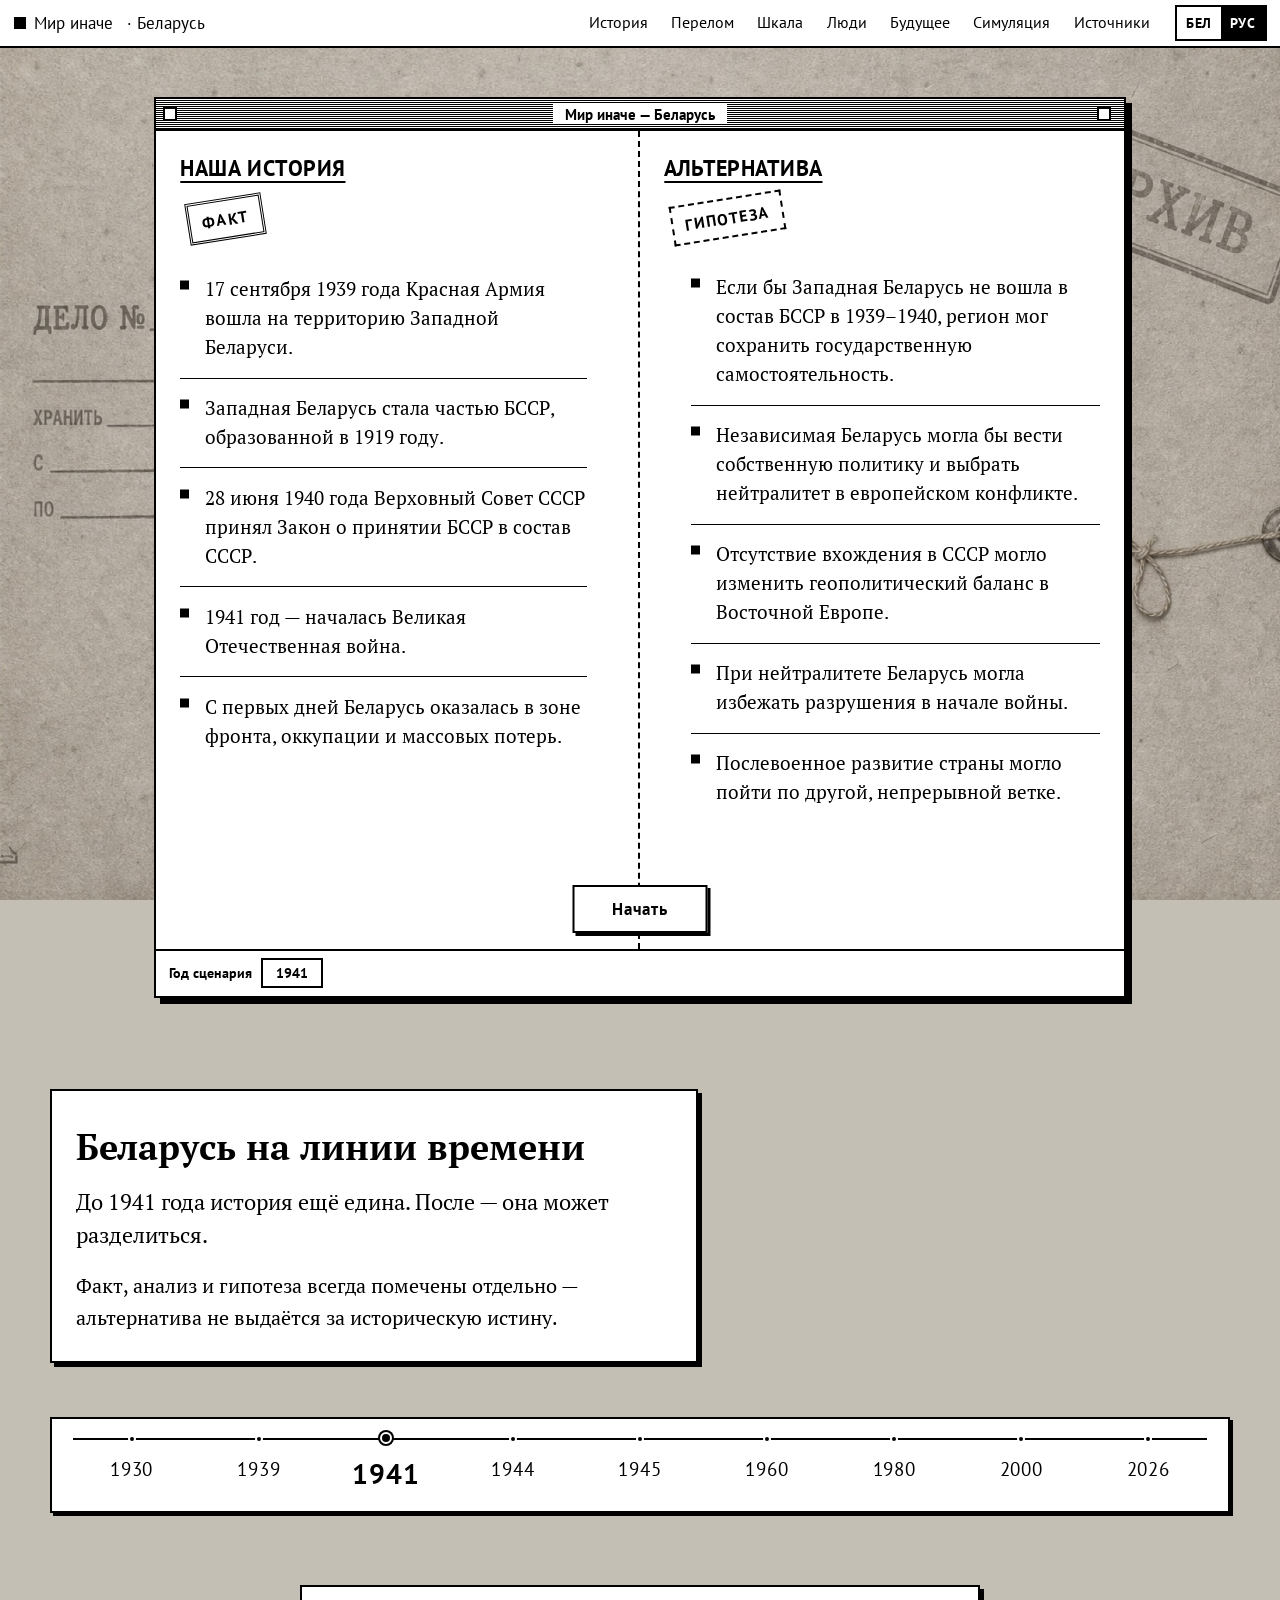
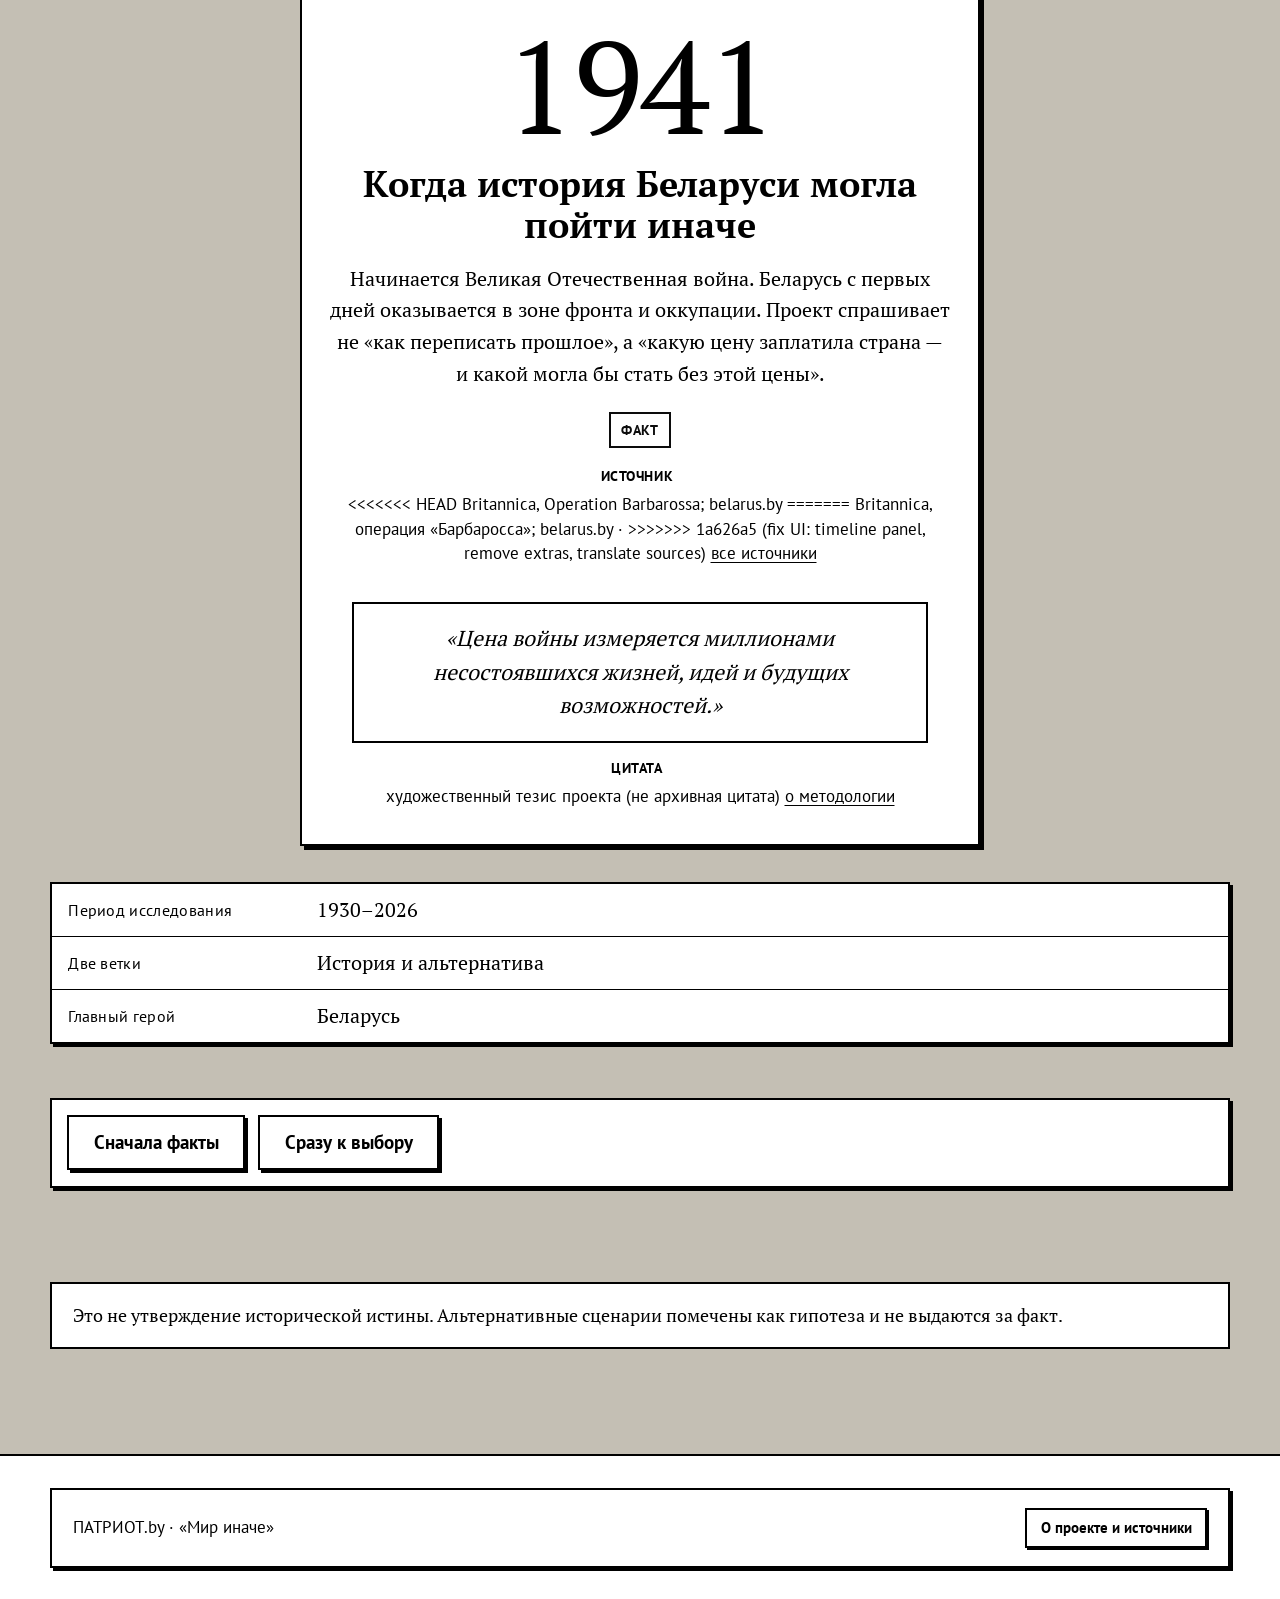
<file: index.html>
<!DOCTYPE html>
<html lang="ru" class="notranslate" translate="no">
<head>
  <meta charset="UTF-8">
  <meta name="viewport" content="width=device-width, initial-scale=1.0">
  <meta name="google" content="notranslate">
  <script>
    (function () {
      try { localStorage.removeItem("siteLang"); } catch (e) {}
      var lang = localStorage.getItem("patriotLang") === "be" ? "be" : "ru";
      document.documentElement.lang = lang;
      document.title = lang === "be" ? "Свет інакш" : "Мир иначе";
    })();
  </script>
  <title data-i18n-be="Свет інакш" data-i18n-ru="Мир иначе">Мир иначе</title>
  <meta name="description" data-i18n-be="Інтэрактыўны праект пра альтэрнатыўную гісторыю Беларусі." data-i18n-ru="Интерактивный проект об альтернативной истории Беларуси." content="Интерактивный проект об альтернативной истории Беларуси.">
  <link rel="icon" href="media/favicon.svg" type="image/svg+xml">
  <meta property="og:type" content="website">
  <meta property="og:title" content="Мир иначе">
  <meta property="og:description" content="Интерактивный проект для ПАТРИОТ.by">
  <meta property="og:image" content="media/favicon.svg">

  <link rel="stylesheet" href="fonts/local.css">
  <link rel="stylesheet" href="css/reset.css">
  <link rel="stylesheet" href="css/variables.css">
  <link rel="stylesheet" href="css/global.css">
  <link rel="stylesheet" href="css/components.css">
  <link rel="stylesheet" href="css/onebit.css">
  <link rel="stylesheet" href="css/pages.css">
  <link rel="stylesheet" href="css/hero.css">
  <link rel="stylesheet" href="css/animations.css">
  <link rel="stylesheet" href="css/responsive.css">
</head>
<body class="page-index">
  <div data-app-chrome></div>

  <main id="main">

    <section class="hero" aria-label="Hero">
      <div class="hero__window mac-window">
        <div class="mac-window__titlebar">
          <span class="mac-window__box" aria-hidden="true"></span>
          <h1 class="mac-window__title">
            <span data-lang="be">Свет інакш — Беларусь</span>
            <span data-lang="ru">Мир иначе — Беларусь</span>
          </h1>
          <span class="mac-window__box" aria-hidden="true"></span>
        </div>

        <div class="mac-window__body">
          <div class="mac-window__pane mac-window__pane--left">
            <h2 class="mac-window__pane-title">
              <span data-lang="be">Наша гісторыя</span>
              <span data-lang="ru">Наша история</span>
            </h2>
            <span class="mac-stamp">
              <span data-lang="be">Факт</span>
              <span data-lang="ru">Факт</span>
            </span>
            <ul class="mac-list">
              <li>
                <span data-lang="be">17 верасня 1939 года Чырвоная Армія ўвайшла на тэрыторыю Заходняй Беларусі.</span>
                <span data-lang="ru">17 сентября 1939 года Красная Армия вошла на территорию Западной Беларуси.</span>
              </li>
              <li>
                <span data-lang="be">Заходняя Беларусь стала часткай БССР, утворанай у 1919 годзе.</span>
                <span data-lang="ru">Западная Беларусь стала частью БССР, образованной в 1919 году.</span>
              </li>
              <li>
                <span data-lang="be">28 чэрвеня 1940 года Вярхоўны Савет СССР прыняў Закон аб прыняцці БССР у склад СССР.</span>
                <span data-lang="ru">28 июня 1940 года Верховный Совет СССР принял Закон о принятии БССР в состав СССР.</span>
              </li>
              <li>
                <span data-lang="be">1941 год — пачалася Вялікая Айчынная вайна.</span>
                <span data-lang="ru">1941 год — началась Великая Отечественная война.</span>
              </li>
              <li>
                <span data-lang="be">З першых дзён Беларусь апынулася ў зоне фронту, акупацыі і масавых страт.</span>
                <span data-lang="ru">С первых дней Беларусь оказалась в зоне фронта, оккупации и массовых потерь.</span>
              </li>
            </ul>
          </div>

          <div class="mac-window__pane">
            <h2 class="mac-window__pane-title">
              <span data-lang="be">Альтэрнатыва</span>
              <span data-lang="ru">Альтернатива</span>
            </h2>
            <span class="mac-stamp mac-stamp--dashed">
              <span data-lang="be">Гіпотэза</span>
              <span data-lang="ru">Гипотеза</span>
            </span>
            <ul class="mac-list">
              <li>
                <span data-lang="be">Калі б Заходняя Беларусь не ўвайшла ў склад БССР у 1939–1940, рэгіён мог захаваць дзяржаўную самастойнасць.</span>
                <span data-lang="ru">Если бы Западная Беларусь не вошла в состав БССР в 1939–1940, регион мог сохранить государственную самостоятельность.</span>
              </li>
              <li>
                <span data-lang="be">Незалежная Беларусь магла б весці ўласную палітыку і абраць нейтралітэт у еўрапейскім канфлікце.</span>
                <span data-lang="ru">Независимая Беларусь могла бы вести собственную политику и выбрать нейтралитет в европейском конфликте.</span>
              </li>
              <li>
                <span data-lang="be">Адсутнасць уваходжання ў СССР магла змяніць геапалітычны баланс ва Усходняй Еўропе.</span>
                <span data-lang="ru">Отсутствие вхождения в СССР могло изменить геополитический баланс в Восточной Европе.</span>
              </li>
              <li>
                <span data-lang="be">Пры нейтралітэце Беларусь магла пазбегнуць разбурэння напачатку вайны.</span>
                <span data-lang="ru">При нейтралитете Беларусь могла избежать разрушения в начале войны.</span>
              </li>
              <li>
                <span data-lang="be">Пасляваеннае развіццё краіны магло пайсі па іншай, бесперапыннай галіне.</span>
                <span data-lang="ru">Послевоенное развитие страны могло пойти по другой, непрерывной ветке.</span>
              </li>
            </ul>
          </div>

          <div class="hero__cta mac-window__cta">
            <a class="btn btn--primary" href="#intro" data-i18n-be="Пачаць" data-i18n-ru="Начать">Начать</a>
          </div>
        </div>

        <div class="mac-window__status">
          <span data-lang="be">Год сцэнарыя</span>
          <span data-lang="ru">Год сценария</span>
          <input class="mac-year-field" type="text" value="1941" readonly aria-label="1941">
        </div>
      </div>
    </section>

    <section class="intro-timeline section" id="intro">
      <div class="container intro-layout">
        <div class="intro-layout__copy">
          <h2 class="display display--md" style="margin:0.75rem 0 1rem;">
            <span data-lang="be">Беларусь на лініі часу</span>
            <span data-lang="ru">Беларусь на линии времени</span>
          </h2>
          <p class="lead">
            <span data-lang="be">Да 1941 года гісторыя яшчэ адзіная. Пасля — яна можа падзяліцца.</span>
            <span data-lang="ru">До 1941 года история ещё едина. После — она может разделиться.</span>
          </p>
          <p class="body-text" style="margin-top:1rem;">
            <span data-lang="be">Факт, аналіз і гіпотэза заўсёды пазначаны асобна — альтэрнатыва не выдаецца за гістарычную праўду.</span>
            <span data-lang="ru">Факт, анализ и гипотеза всегда помечены отдельно — альтернатива не выдаётся за историческую истину.</span>
          </p>
        </div>

        <div class="intro-timeline__track" aria-label="Years">
          <div class="intro-year"><div class="intro-year__label">1930</div></div>
          <div class="intro-year"><div class="intro-year__label">1939</div></div>
          <div class="intro-year is-pivot"><div class="intro-year__label">1941</div></div>
          <div class="intro-year"><div class="intro-year__label">1944</div></div>
          <div class="intro-year"><div class="intro-year__label">1945</div></div>
          <div class="intro-year"><div class="intro-year__label">1960</div></div>
          <div class="intro-year"><div class="intro-year__label">1980</div></div>
          <div class="intro-year"><div class="intro-year__label">2000</div></div>
          <div class="intro-year"><div class="intro-year__label">2026</div></div>
        </div>

        <div class="pivot-card">
          <div class="pivot-card__date">1941</div>
          <h3 class="display display--md" style="margin:0.75rem 0;">
            <span data-lang="be">Калі гісторыя Беларусі магла пайсіці інакш</span>
            <span data-lang="ru">Когда история Беларуси могла пойти иначе</span>
          </h3>
          <p class="body-text" style="margin:1rem auto 0;">
            <span data-lang="be">Пачынаецца Вялікая Айчынная вайна. Беларусь з першых дзён апынаецца ў зоне фронту і акупацыі. Праект пытае не «як перапісаць мінулае», а «якую цану заплаціла краіна — і якой магла б стаць без гэтай цаны».</span>
            <span data-lang="ru">Начинается Великая Отечественная война. Беларусь с первых дней оказывается в зоне фронта и оккупации. Проект спрашивает не «как переписать прошлое», а «какую цену заплатила страна — и какой могла бы стать без этой цены».</span>
          </p>
          <div style="margin-top:1.25rem;">
            <span class="tag tag--fact">
              <span data-lang="be">Факт</span>
              <span data-lang="ru">Факт</span>
            </span>
          </div>
          <p class="source-cite" style="margin-top:1rem;text-align:center;">
            <span class="source-cite__label">
              <span data-lang="be">Крыніца</span>
              <span data-lang="ru">Источник</span>
            </span>
<<<<<<< HEAD
            Britannica, Operation Barbarossa; belarus.by
=======
            Britannica, операция «Барбаросса»; belarus.by ·
>>>>>>> 1a626a5 (fix UI: timeline panel, remove extras, translate sources)
            <a href="sources.html">
              <span data-lang="be">усе крыніцы</span>
              <span data-lang="ru">все источники</span>
            </a>
          </p>
          <blockquote class="quote-block">
            <span data-lang="be">«Цана вайны вымяраецца мільёнамі няздзейсненых жыццяў, ідэй і будучых магчымасцяў.»</span>
            <span data-lang="ru">«Цена войны измеряется миллионами несостоявшихся жизней, идей и будущих возможностей.»</span>
          </blockquote>
          <p class="source-cite" style="text-align:center;">
            <span class="source-cite__label">
              <span data-lang="be">Цытата</span>
              <span data-lang="ru">Цитата</span>
            </span>
            <span data-lang="be">мастацкі тэзіс праекта (не архіўная цытата)</span>
            <span data-lang="ru">художественный тезис проекта (не архивная цитата)</span>
            <a href="sources.html#about">
              <span data-lang="be">пра метадалогію</span>
              <span data-lang="ru">о методологии</span>
            </a>
          </p>
        </div>

        <dl class="pivot-stats">
          <div class="pivot-stat">
            <dt class="pivot-stat__label">
              <span data-lang="be">Перыяд даследавання</span>
              <span data-lang="ru">Период исследования</span>
            </dt>
            <dd class="pivot-stat__value">1930–2026</dd>
          </div>
          <div class="pivot-stat">
            <dt class="pivot-stat__label">
              <span data-lang="be">Дзве галіны</span>
              <span data-lang="ru">Две ветки</span>
            </dt>
            <dd class="pivot-stat__value">
              <span data-lang="be">Гісторыя і альтэрнатыва</span>
              <span data-lang="ru">История и альтернатива</span>
            </dd>
          </div>
          <div class="pivot-stat">
            <dt class="pivot-stat__label">
              <span data-lang="be">Галоўны герой</span>
              <span data-lang="ru">Главный герой</span>
            </dt>
            <dd class="pivot-stat__value">Беларусь</dd>
          </div>
        </dl>

        <div class="intro-cta">
          <a class="btn btn--primary" href="history.html" data-i18n-be="Спачатку факты" data-i18n-ru="Сначала факты">Сначала факты</a>
          <a class="btn btn--ghost" href="turning-point.html" data-i18n-be="Адразу да выбару" data-i18n-ru="Сразу к выбору">Сразу к выбору</a>
        </div>
      </div>
    </section>

    <section class="section section--tight" style="padding-top:0;">
      <div class="container">
        <div class="disclaimer">
          <span data-lang="be">Гэта не сцвярджэнне гістарычнай праўды. Альтэрнатыўныя сцэнарыі пазначаны як гіпотэза і не выдаюцца за факт.</span>
          <span data-lang="ru">Это не утверждение исторической истины. Альтернативные сценарии помечены как гипотеза и не выдаются за факт.</span>
        </div>
      </div>
    </section>
  </main>

  <footer class="site-footer">
    <div class="container site-footer__inner">
      <p>ПАТРИОТ.by · <span data-lang="be">«Свет інакш»</span><span data-lang="ru">«Мир иначе»</span></p>
      <p>
        <a href="sources.html">
          <span data-lang="be">Пра праект і крыніцы</span>
          <span data-lang="ru">О проекте и источники</span>
        </a>
      </p>
    </div>
  </footer>

  <script src="js/i18n.js"></script>
  <script src="js/app.js"></script>
  <script src="js/animations.js"></script>
</body>
</html>
</file>
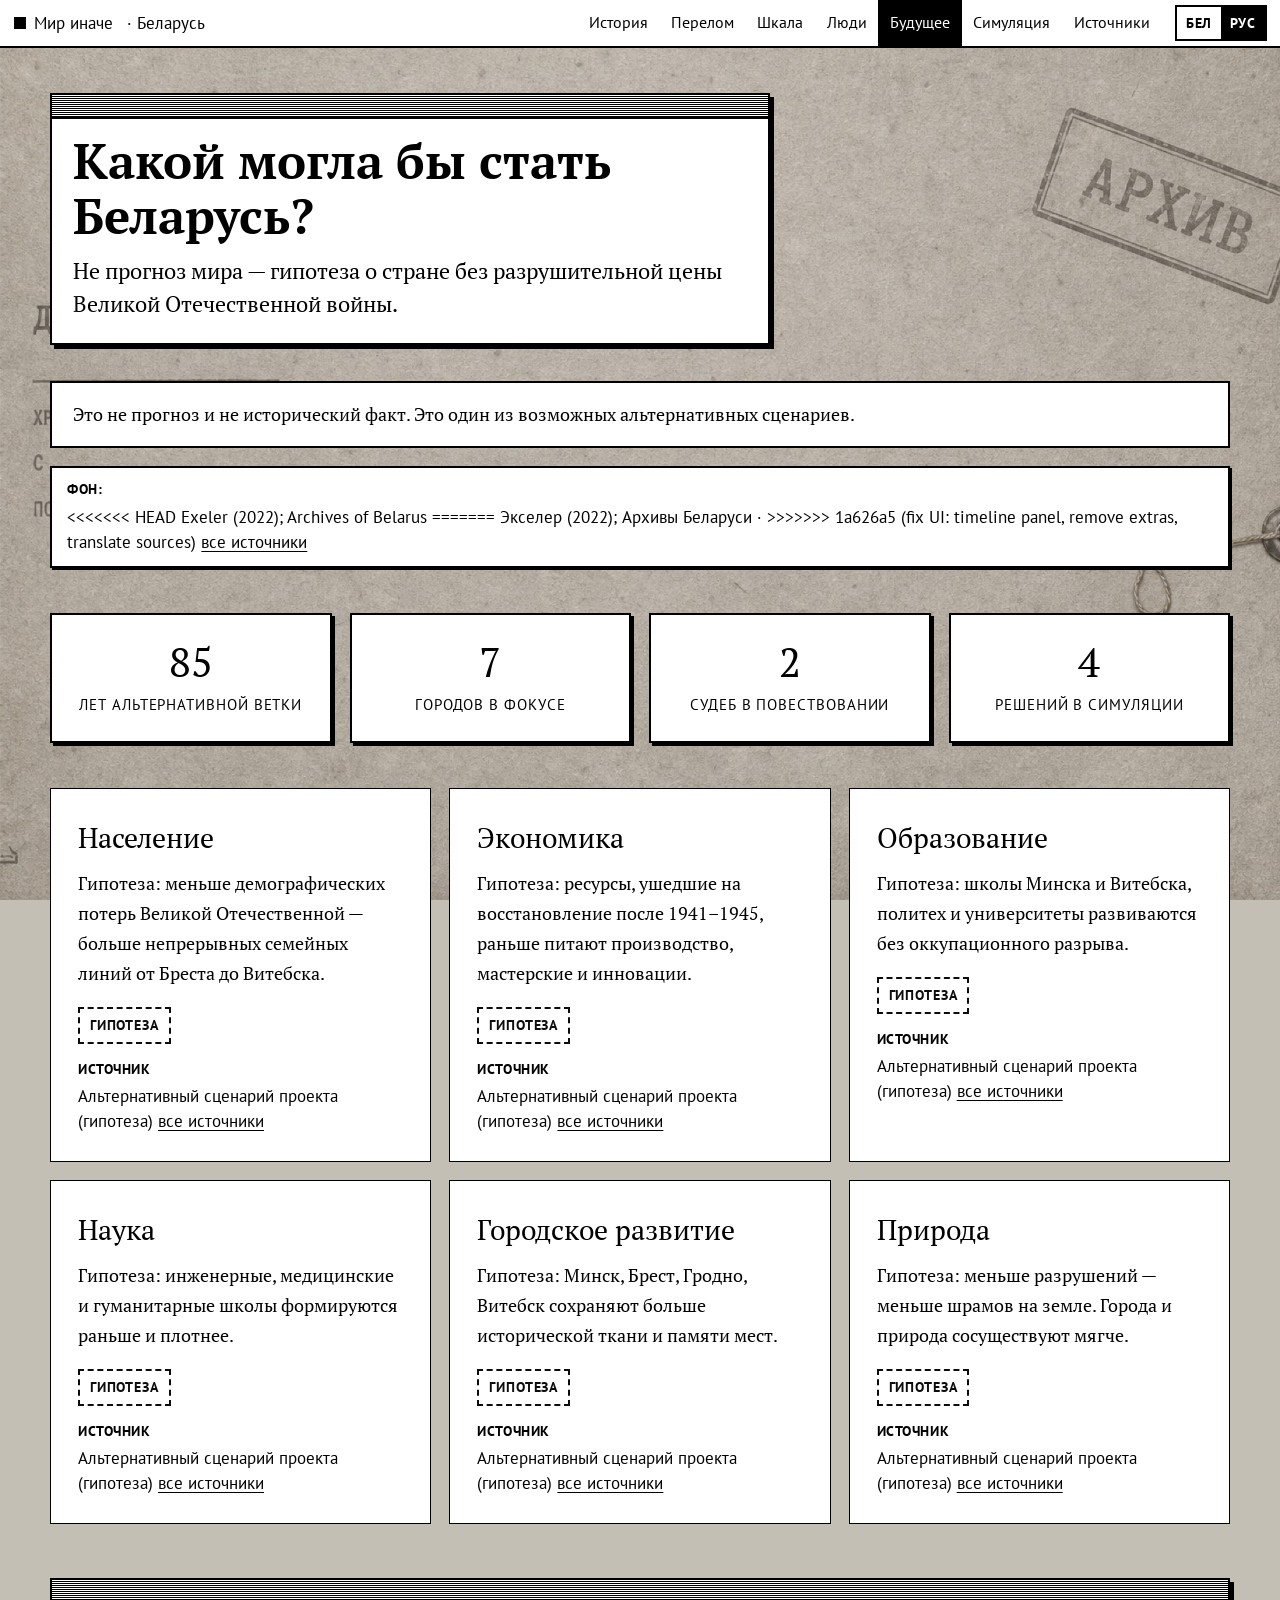
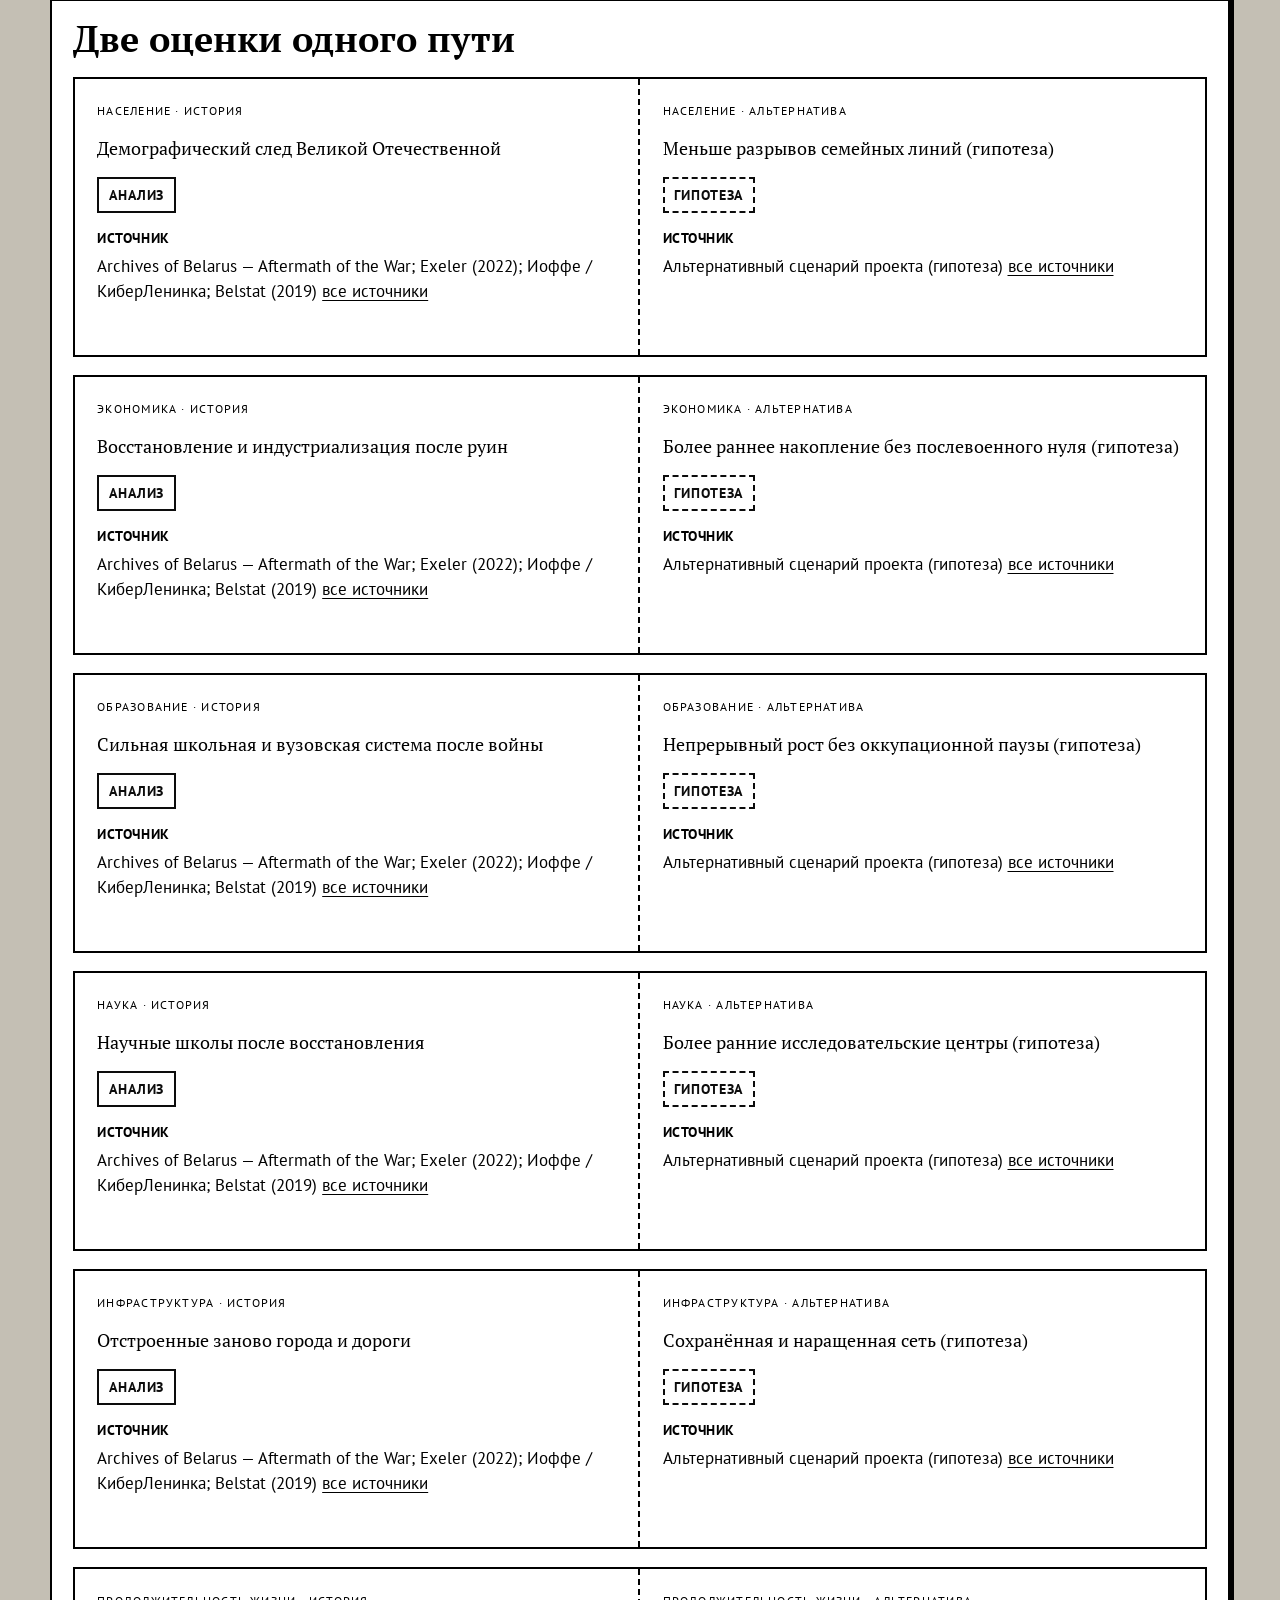
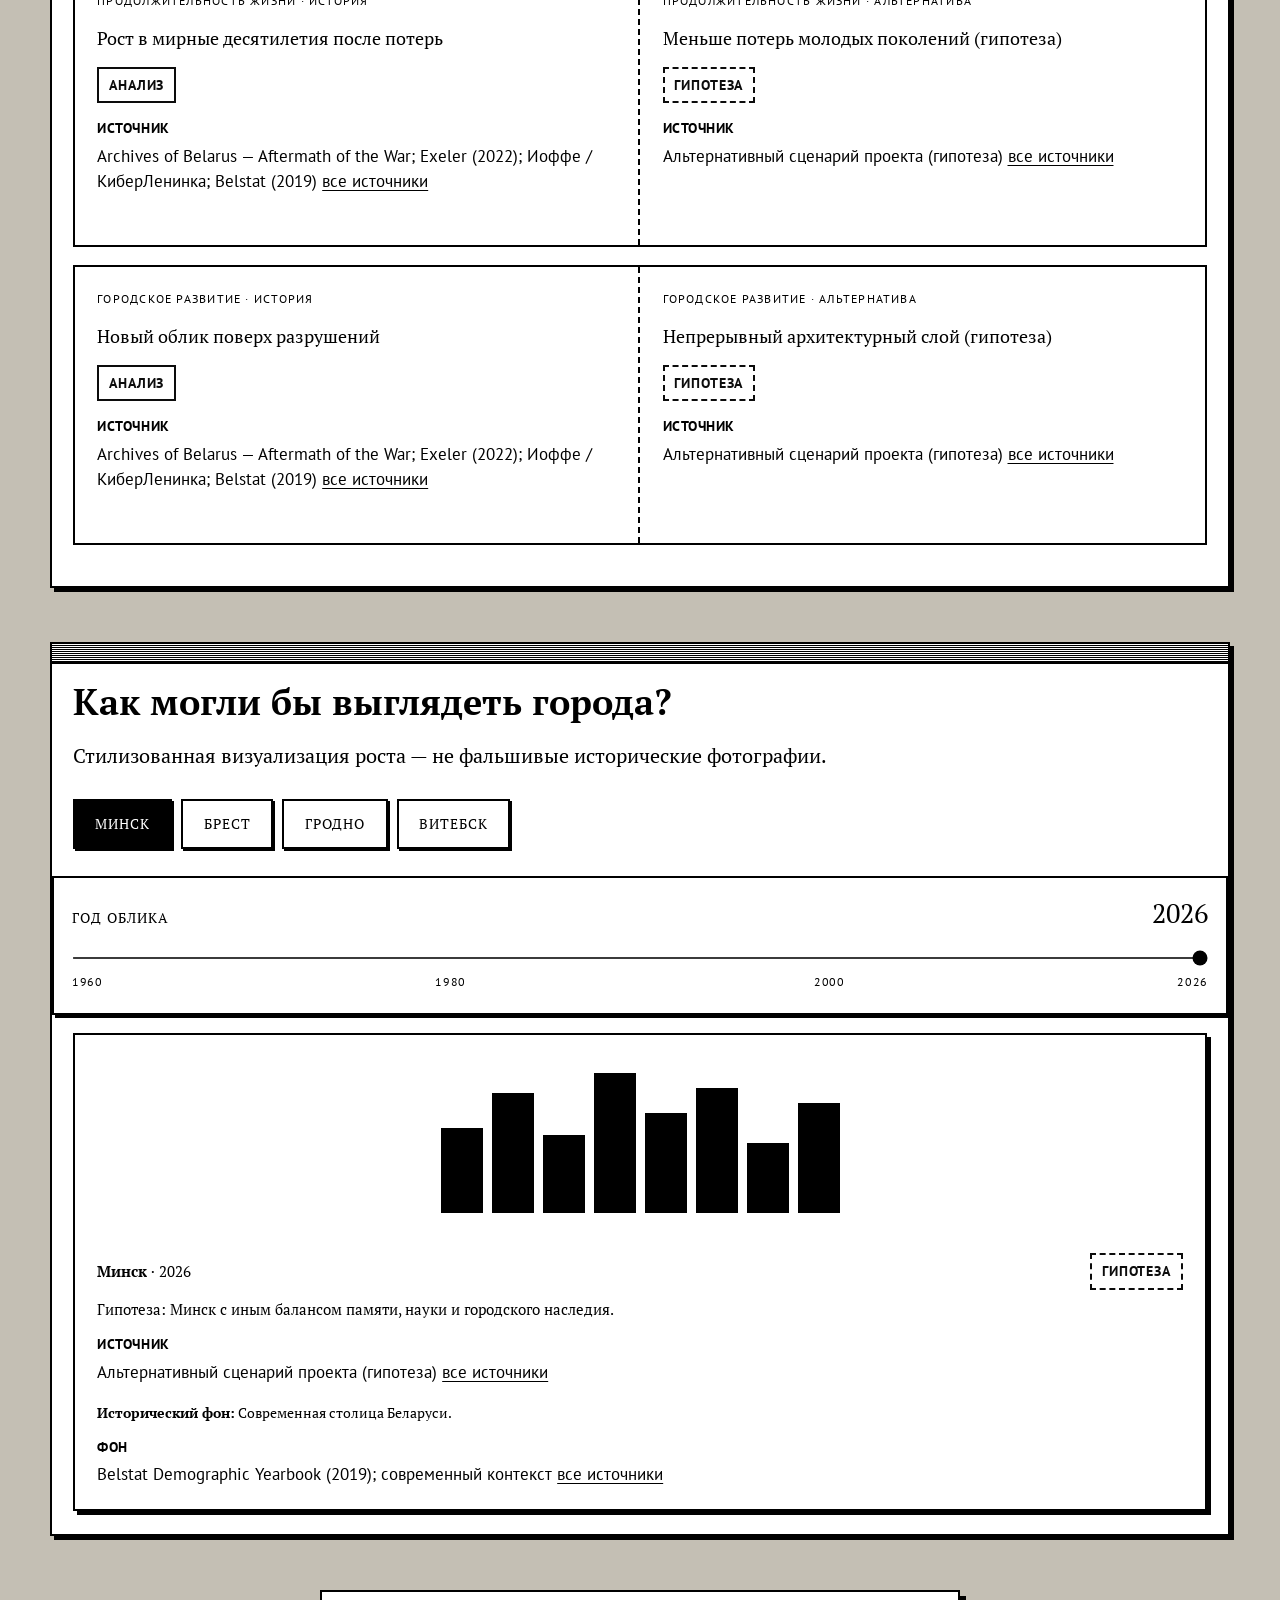
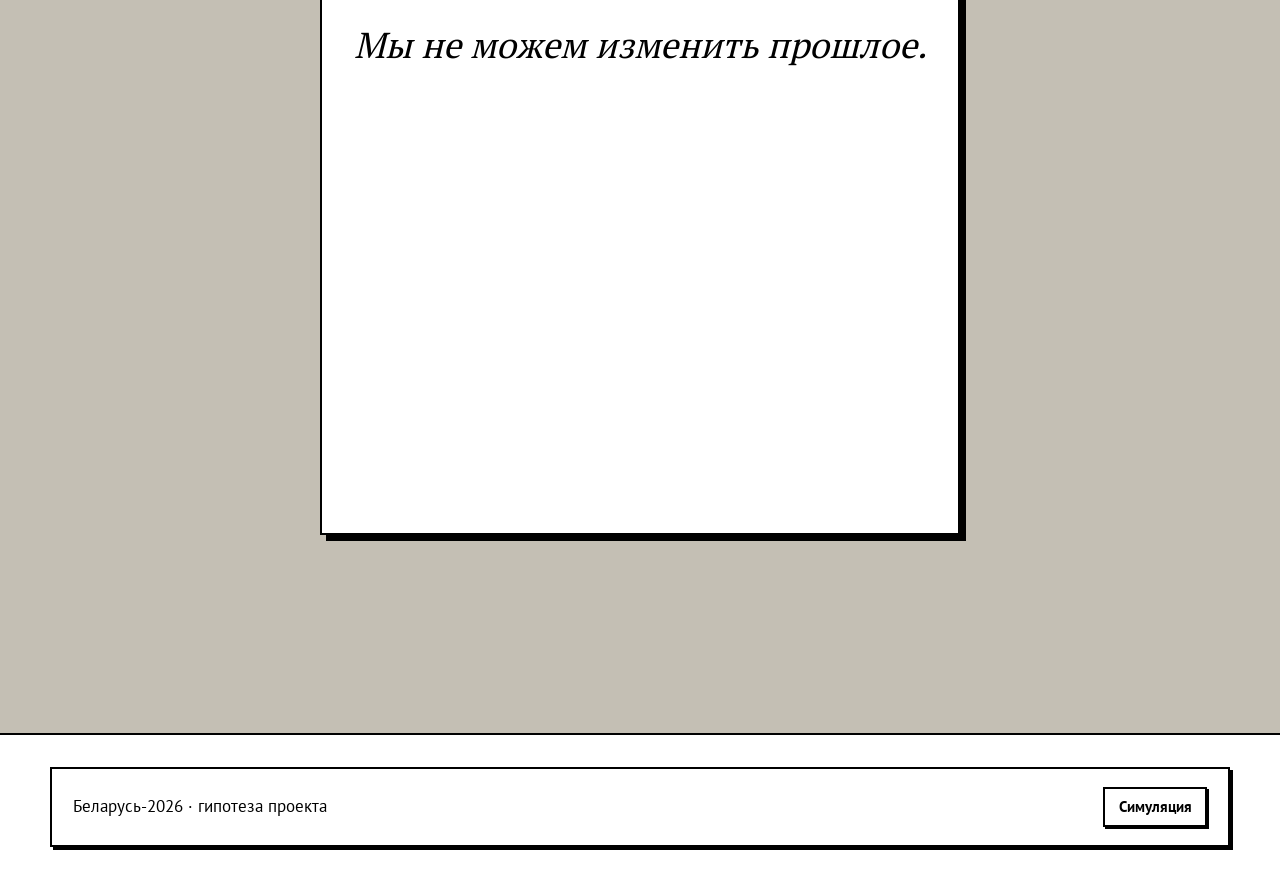
<file: future.html>
<!DOCTYPE html>
<html lang="zxx" class="notranslate" translate="no">
<head>
  <meta charset="UTF-8">
  <meta name="viewport" content="width=device-width, initial-scale=1.0">
  <meta name="google" content="notranslate">
  <script>(function(){try{localStorage.removeItem("siteLang")}catch(e){}var l=localStorage.getItem("patriotLang")==="be"?"be":"ru";document.documentElement.lang=l;document.title=l==="be"?"Свет інакш":"Мир иначе";})();</script>
  <title data-i18n-be="Свет інакш" data-i18n-ru="Мир иначе">Мир иначе</title>
  <link rel="icon" href="media/favicon.svg" type="image/svg+xml">
  <meta property="og:image" content="media/favicon.svg">
  <link rel="stylesheet" href="fonts/local.css">
  <link rel="stylesheet" href="css/reset.css">
  <link rel="stylesheet" href="css/variables.css">
  <link rel="stylesheet" href="css/global.css">
  <link rel="stylesheet" href="css/components.css">
  <link rel="stylesheet" href="css/onebit.css">
  <link rel="stylesheet" href="css/pages.css">
  <link rel="stylesheet" href="css/animations.css">
  <link rel="stylesheet" href="css/responsive.css">
</head>
<body>
  <div data-app-chrome></div>
  <main id="main" class="future-page page-shell">
    <div class="container">
      <header class="page-hero">
        <h1 class="display display--lg">
          <span data-lang="be">Якой магла б стаць Беларусь?</span>
          <span data-lang="ru">Какой могла бы стать Беларусь?</span>
        </h1>
        <p class="lead">
          <span data-lang="be">Не прагноз свету — гіпотэза пра краіну без разбуральнай цаны Вялікай Айчыннай вайны.</span>
          <span data-lang="ru">Не прогноз мира — гипотеза о стране без разрушительной цены Великой Отечественной войны.</span>
        </p>
      </header>
      <div class="disclaimer">
        <span data-lang="be">Гэта не прагноз і не гістарычны факт. Гэта адзін з магчымых альтэрнатыўных сцэнарыяў.</span>
        <span data-lang="ru">Это не прогноз и не исторический факт. Это один из возможных альтернативных сценариев.</span>
      </div>
      <p class="source-cite">
        <span class="source-cite__label"><span data-lang="be">Фон:</span><span data-lang="ru">Фон:</span></span>
<<<<<<< HEAD
        Exeler (2022); Archives of Belarus
=======
        Экселер (2022); Архивы Беларуси ·
>>>>>>> 1a626a5 (fix UI: timeline panel, remove extras, translate sources)
        <a href="sources.html"><span data-lang="be">усе крыніцы</span><span data-lang="ru">все источники</span></a>
      </p>
      <div class="stat-row" data-future-stats></div>
      <div class="future-grid" data-future-cards></div>
      <section class="section-block">
        <h2 class="display display--md"><span data-lang="be">Дзве ацэнкі аднаго шляху</span><span data-lang="ru">Две оценки одного пути</span></h2>
        <div data-indicators></div>
      </section>
      <section class="city-viz section-block">
        <h2 class="display display--md"><span data-lang="be">Як маглі б выглядаць гарады?</span><span data-lang="ru">Как могли бы выглядеть города?</span></h2>
        <p class="body-text">
          <span data-lang="be">Стылізаваная візуалізацыя росту — не фальшывыя гістарычныя фатаграфіі.</span>
          <span data-lang="ru">Стилизованная визуализация роста — не фальшивые исторические фотографии.</span>
        </p>
        <div class="city-tabs" data-city-tabs></div>
        <div class="year-slider-wrap" style="margin:1.5rem 0 1rem;">
          <div style="display:flex;justify-content:space-between;align-items:baseline;margin-bottom:0.5rem;">
            <span class="muted" style="font-size:0.8rem;letter-spacing:0.08em;text-transform:uppercase;">
              <span data-lang="be">Год аблічча</span><span data-lang="ru">Год облика</span>
            </span>
            <span class="year-pill"><span data-city-year-label>2026</span></span>
          </div>
          <input class="year-slider" id="city-year" type="range" data-city-year-slider min="0" max="3" value="3">
          <div class="year-slider-labels" data-city-year-labels></div>
        </div>
        <div class="city-stage">
          <div class="city-skyline" data-skyline aria-hidden="true"></div>
          <div class="city-stage__caption" data-city-caption></div>
        </div>
      </section>
    </div>
    <section class="finale" id="finale">
      <div class="finale__lines">
        <p class="finale__line" data-finale-line>
          <span data-lang="be">Мы не можам змяніць мінулае.</span>
          <span data-lang="ru">Мы не можем изменить прошлое.</span>
        </p>
        <p class="finale__line" data-finale-line>
          <span data-lang="be">Але можам змяніць тое, што адбудзецца далей.</span>
          <span data-lang="ru">Но можем изменить то, что произойдёт дальше.</span>
        </p>
        <h2 class="finale__headline" data-finale-headline>
          <span data-lang="be">Будучыня яшчэ не напісана.</span>
          <span data-lang="ru">Будущее ещё не написано.</span>
        </h2>
        <button class="btn btn--primary" type="button" data-finale-start hidden data-i18n-be="Пачаць сваю гісторыю" data-i18n-ru="Начать свою историю">Пачаць сваю гісторыю</button>
        <div class="finale-choices" data-finale-choices>
          <p class="lead" style="margin-bottom:1rem;">
            <span data-lang="be">Якое рашэнне ты б прыняў?</span>
            <span data-lang="ru">Какое решение ты бы принял?</span>
          </p>
          <a class="choice" href="simulation.html">
            <span class="choice__key"><span data-lang="be">Шлях 1</span><span data-lang="ru">Путь 1</span></span>
            <div class="choice__title"><span data-lang="be">Прайсіці сімуляцыю рашэнняў</span><span data-lang="ru">Пройти симуляцию решений</span></div>
            <div class="choice__text"><span data-lang="be">Збяры ўласны сцэнарый Беларусі.</span><span data-lang="ru">Собери собственный сценарий Беларуси.</span></div>
          </a>
          <a class="choice" href="turning-point.html">
            <span class="choice__key"><span data-lang="be">Шлях 2</span><span data-lang="ru">Путь 2</span></span>
            <div class="choice__title"><span data-lang="be">Вярнуцца да пункта пералому</span><span data-lang="ru">Вернуться к точке перелома</span></div>
            <div class="choice__text"><span data-lang="be">Выбраць іншую галіну і прайсці нанова.</span><span data-lang="ru">Выбрать другую ветку и пройти заново.</span></div>
          </a>
          <a class="choice" href="sources.html">
            <span class="choice__key"><span data-lang="be">Шлях 3</span><span data-lang="ru">Путь 3</span></span>
            <div class="choice__title"><span data-lang="be">Праверыць крыніцы</span><span data-lang="ru">Проверить источники</span></div>
            <div class="choice__text"><span data-lang="be">Аддзяліць факт ад гіпотэзы.</span><span data-lang="ru">Отделить факт от гипотезы.</span></div>
          </a>
        </div>
      </div>
    </section>
  </main>
  <footer class="site-footer">
    <div class="container site-footer__inner">
      <p><span data-lang="be">Беларусь-2026 · гіпотэза праекта</span><span data-lang="ru">Беларусь-2026 · гипотеза проекта</span></p>
      <p><a href="simulation.html"><span data-lang="be">Сімуляцыя</span><span data-lang="ru">Симуляция</span></a></p>
    </div>
  </footer>
  <script src="js/i18n.js"></script>
  <script src="js/app.js"></script>
  <script src="js/animations.js"></script>
  <script src="js/future.js"></script>
</body>
</html>
</file>
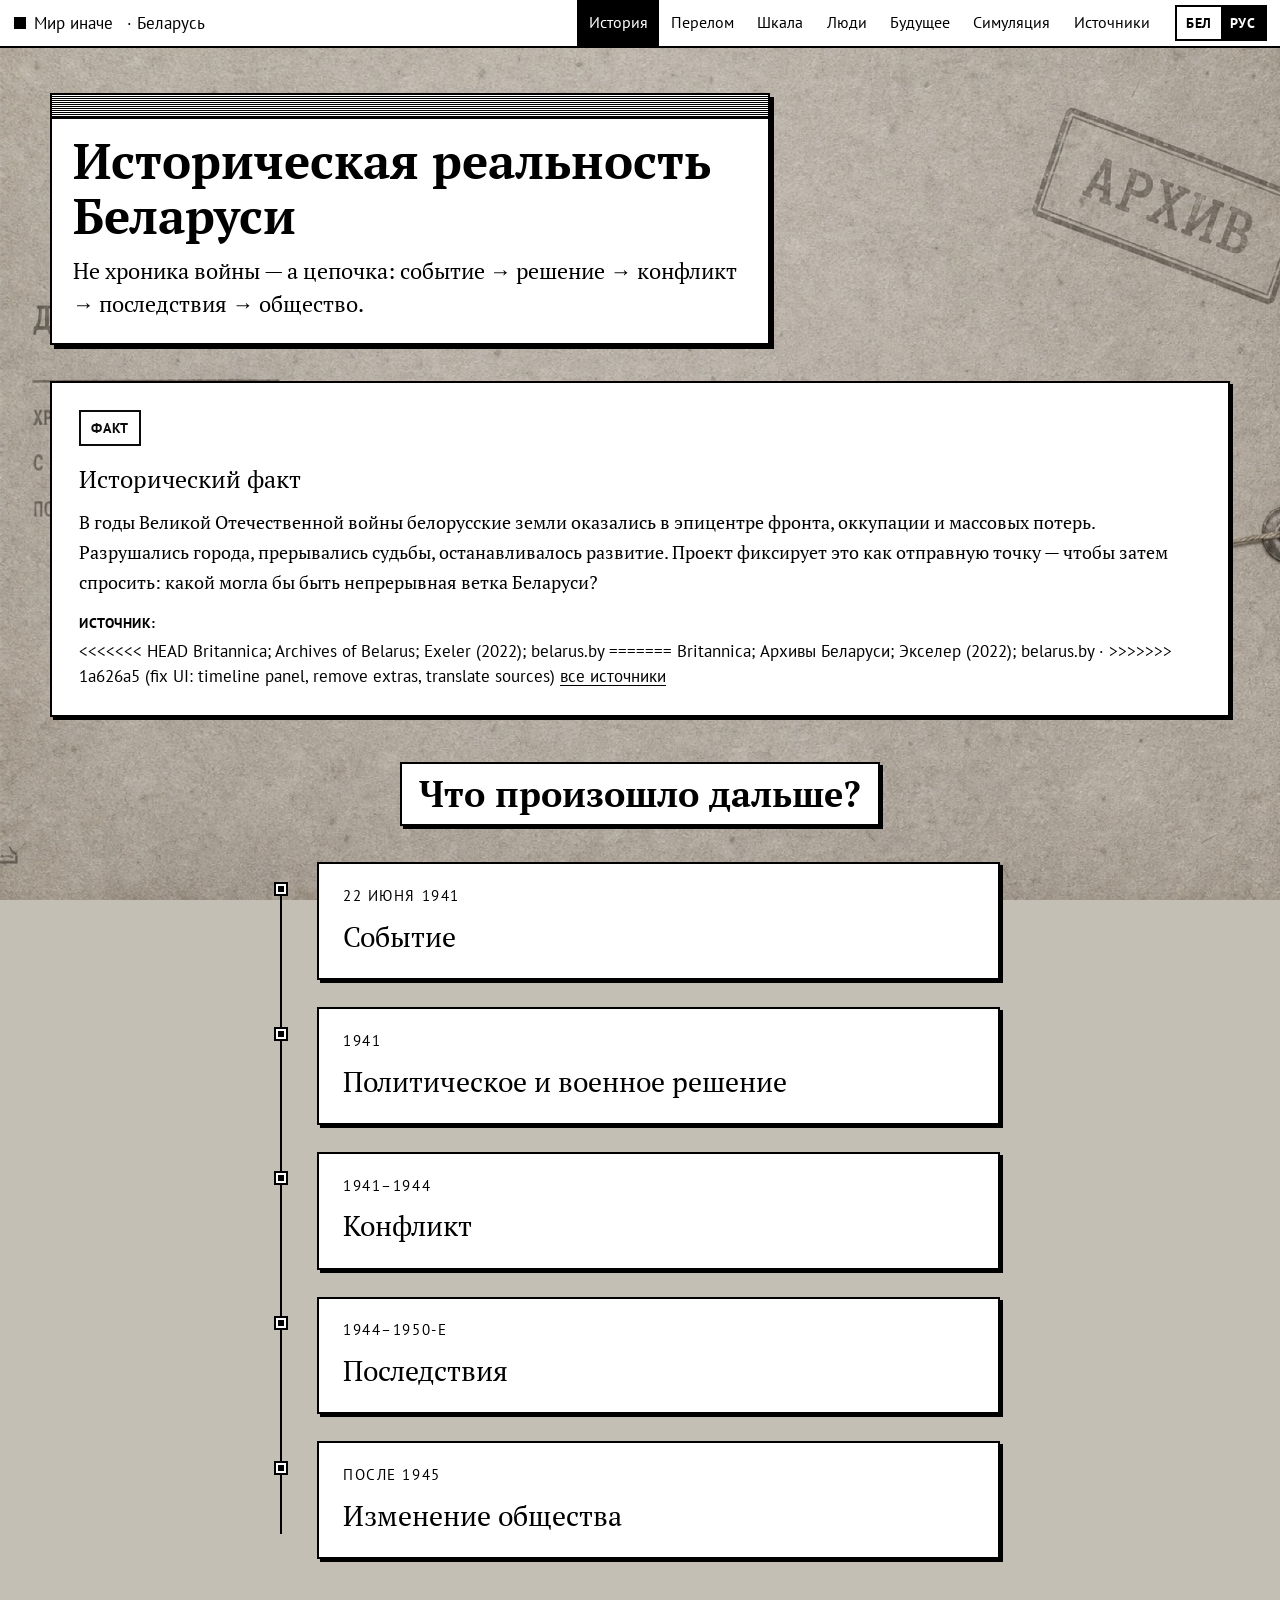
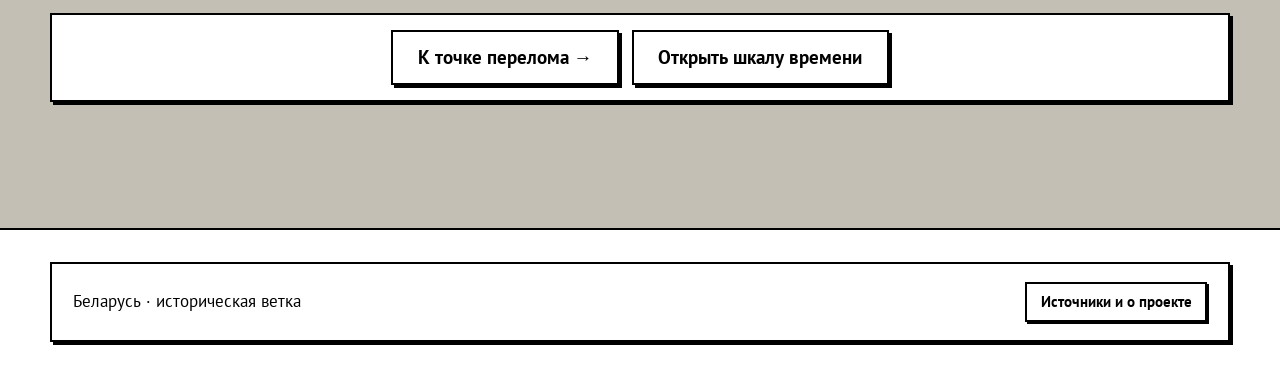
<file: history.html>
<!DOCTYPE html>
<html lang="zxx" class="notranslate" translate="no">
<head>
  <meta charset="UTF-8">
  <meta name="viewport" content="width=device-width, initial-scale=1.0">
  <meta name="google" content="notranslate">
  <script>(function(){try{localStorage.removeItem("siteLang")}catch(e){}var l=localStorage.getItem("patriotLang")==="be"?"be":"ru";document.documentElement.lang=l;document.title=l==="be"?"Свет інакш":"Мир иначе";})();</script>
  <title data-i18n-be="Свет інакш" data-i18n-ru="Мир иначе">Мир иначе</title>
  <meta name="description" data-i18n-be="Што адбывалася з Беларуссю ў рэальнай гісторыі." data-i18n-ru="Что происходило с Беларусью в реальной истории." content="">
  <link rel="icon" href="media/favicon.svg" type="image/svg+xml">
  <meta property="og:type" content="website">
  <meta property="og:image" content="media/favicon.svg">
  <link rel="stylesheet" href="fonts/local.css">
  <link rel="stylesheet" href="css/reset.css">
  <link rel="stylesheet" href="css/variables.css">
  <link rel="stylesheet" href="css/global.css">
  <link rel="stylesheet" href="css/components.css">
  <link rel="stylesheet" href="css/onebit.css">
  <link rel="stylesheet" href="css/pages.css">
  <link rel="stylesheet" href="css/animations.css">
  <link rel="stylesheet" href="css/responsive.css">
</head>
<body>
  <div data-app-chrome></div>
  <main id="main" class="page-shell">
    <div class="container">
      <header class="page-hero reveal">
        <h1 class="display display--lg reveal-delay-1">
          <span data-lang="be">Гістарычная рэальнасць Беларусі</span>
          <span data-lang="ru">Историческая реальность Беларуси</span>
        </h1>
        <p class="lead reveal-delay-2">
          <span data-lang="be">Не хроніка вайны — а ланцуг: падзея → рашэнне → канфлікт → наступствы → грамадства.</span>
          <span data-lang="ru">Не хроника войны — а цепочка: событие → решение → конфликт → последствия → общество.</span>
        </p>
      </header>
      <div class="panel reveal" style="margin-bottom:2.5rem;">
        <div class="panel__meta"><span class="tag tag--fact"><span data-lang="be">Факт</span><span data-lang="ru">Факт</span></span></div>
        <h2 class="panel__title"><span data-lang="be">Гістарычны факт</span><span data-lang="ru">Исторический факт</span></h2>
        <p class="panel__text">
          <span data-lang="be">У гады Вялікай Айчыннай вайны беларускія землі апынуліся ў эпіцэнтры фронту, акупацыі і масавых стратаў. Разбураліся гарады, перарываліся лёсы, спынялася развіццё. Праект фіксуе гэта як адпраўны пункт — каб потым спытаць: якой магла б быць бесперапынная галіна Беларусі?</span>
          <span data-lang="ru">В годы Великой Отечественной войны белорусские земли оказались в эпицентре фронта, оккупации и массовых потерь. Разрушались города, прерывались судьбы, останавливалось развитие. Проект фиксирует это как отправную точку — чтобы затем спросить: какой могла бы быть непрерывная ветка Беларуси?</span>
        </p>
        <p class="source-cite">
          <span class="source-cite__label"><span data-lang="be">Крыніца:</span><span data-lang="ru">Источник:</span></span>
<<<<<<< HEAD
          Britannica; Archives of Belarus; Exeler (2022); belarus.by
=======
          Britannica; Архивы Беларуси; Экселер (2022); belarus.by ·
>>>>>>> 1a626a5 (fix UI: timeline panel, remove extras, translate sources)
          <a href="sources.html"><span data-lang="be">усе крыніцы</span><span data-lang="ru">все источники</span></a>
        </p>
      </div>
      <h2 class="display display--md reveal" style="text-align:center;margin-bottom:2rem;">
        <span data-lang="be">Што адбылося далей?</span><span data-lang="ru">Что произошло дальше?</span>
      </h2>
      <div class="chain" data-history-chain></div>
      <div class="page-actions">
        <a class="btn btn--primary" href="turning-point.html" data-i18n-be="Да пункта пералому →" data-i18n-ru="К точке перелома →">Да пункта пералому →</a>
        <a class="btn btn--ghost" href="timeline.html" data-i18n-be="Адкрыць шкалу часу" data-i18n-ru="Открыть шкалу времени">Адкрыць шкалу часу</a>
      </div>
    </div>
  </main>
  <footer class="site-footer">
    <div class="container site-footer__inner">
      <p><span data-lang="be">Беларусь · гістарычная галіна</span><span data-lang="ru">Беларусь · историческая ветка</span></p>
      <p><a href="sources.html"><span data-lang="be">Крыніцы і пра праект</span><span data-lang="ru">Источники и о проекте</span></a></p>
    </div>
  </footer>
  <script src="js/i18n.js"></script>
  <script src="js/app.js"></script>
  <script src="js/animations.js"></script>
  <script src="js/history.js"></script>
</body>
</html>
</file>
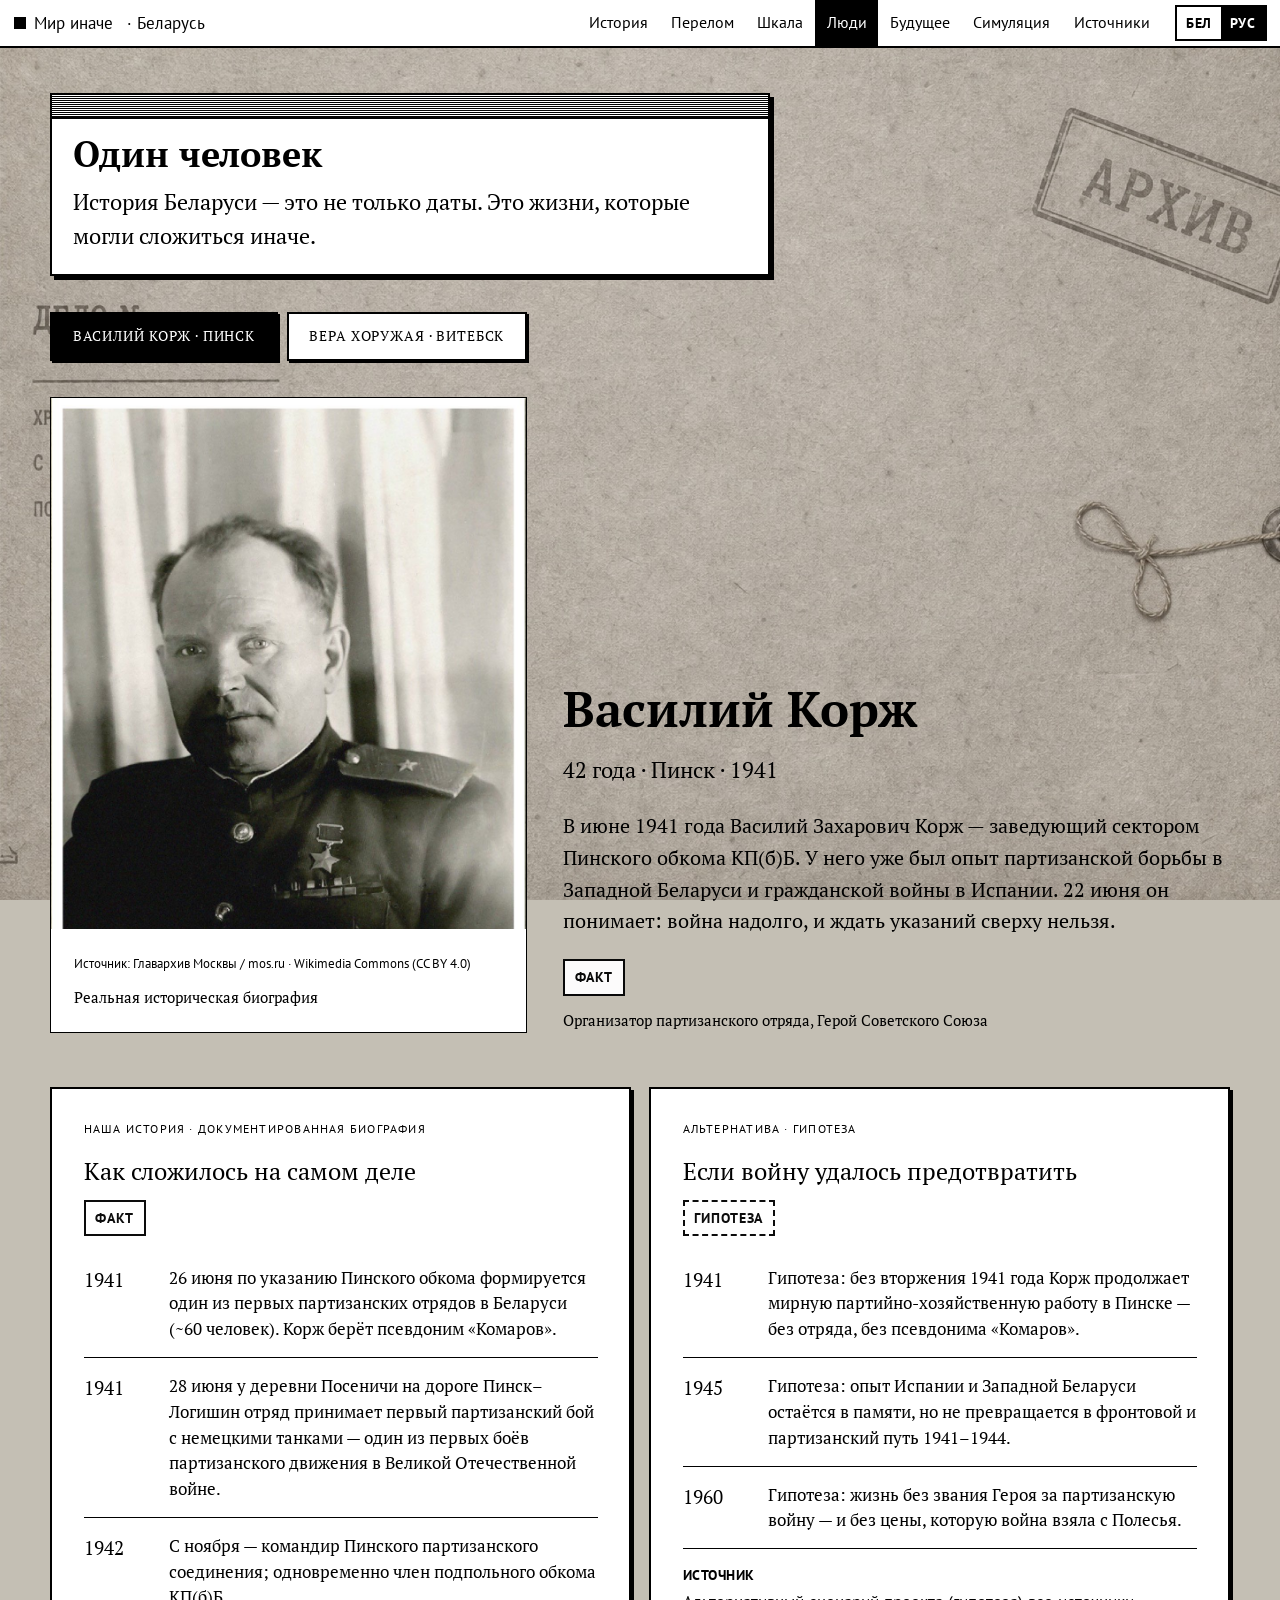
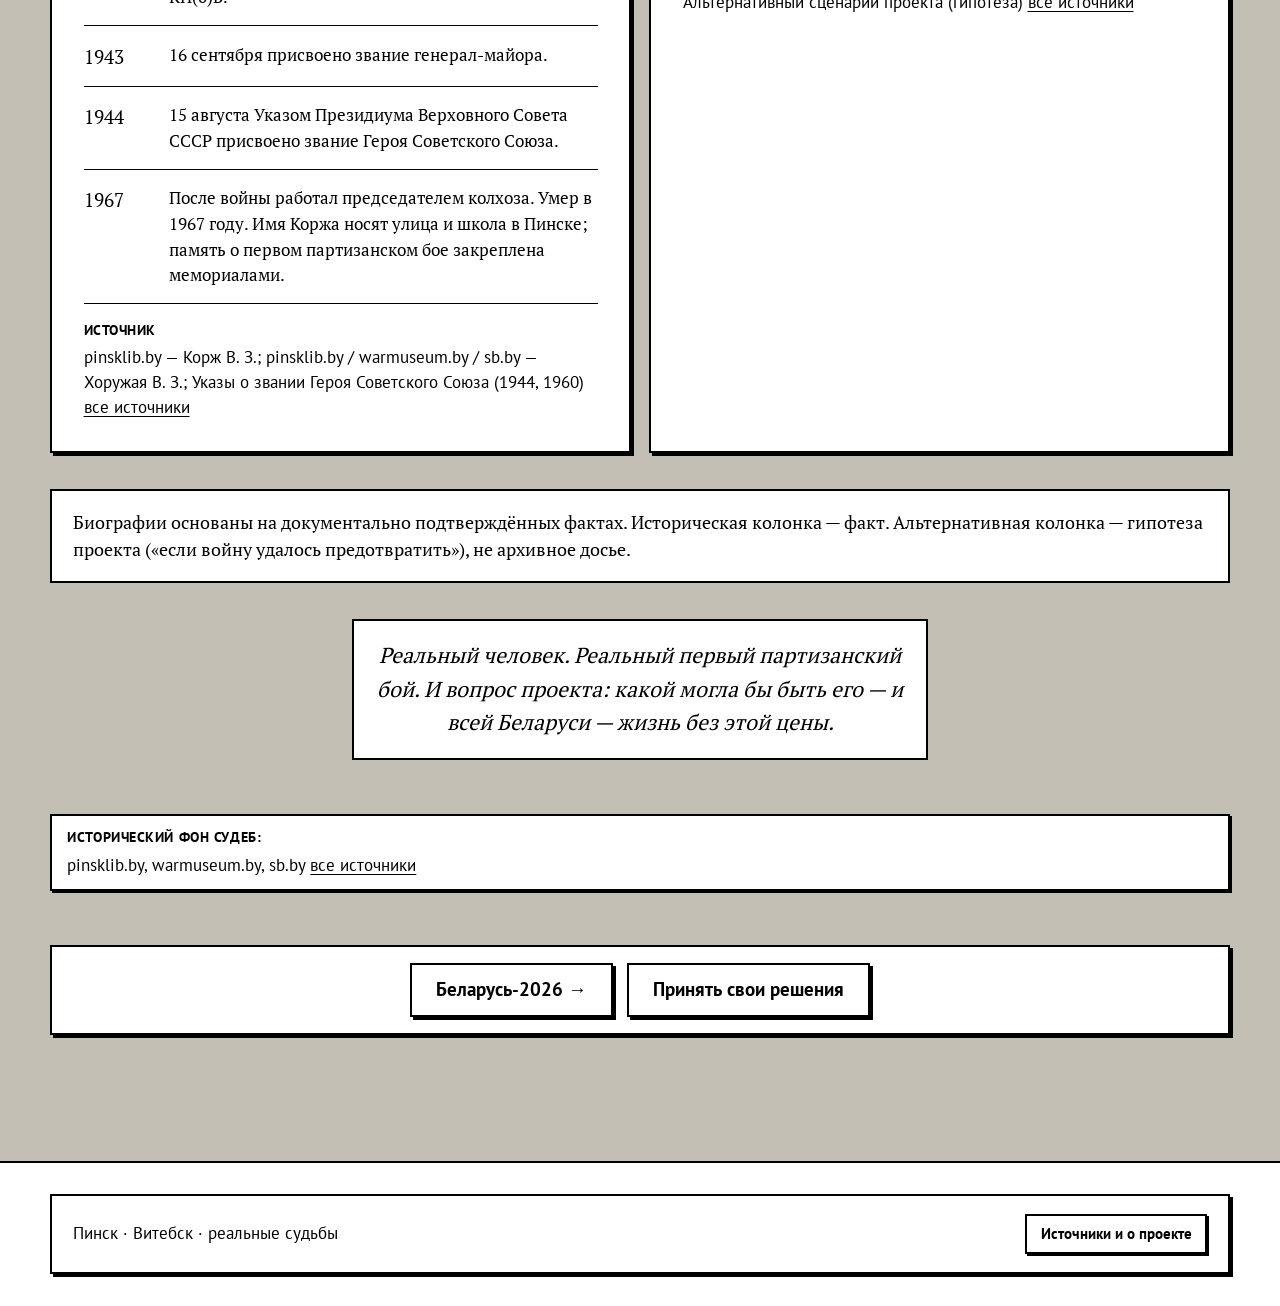
<file: people.html>
<!DOCTYPE html>
<html lang="zxx" class="notranslate" translate="no">
<head>
  <meta charset="UTF-8">
  <meta name="viewport" content="width=device-width, initial-scale=1.0">
  <meta name="google" content="notranslate">
  <script>(function(){try{localStorage.removeItem("siteLang")}catch(e){}var l=localStorage.getItem("patriotLang")==="be"?"be":"ru";document.documentElement.lang=l;document.title=l==="be"?"Свет інакш":"Мир иначе";})();</script>
  <title data-i18n-be="Свет інакш" data-i18n-ru="Мир иначе">Мир иначе</title>
  <link rel="icon" href="media/favicon.svg" type="image/svg+xml">
  <meta property="og:image" content="media/favicon.svg">
  <link rel="stylesheet" href="fonts/local.css">
  <link rel="stylesheet" href="css/reset.css">
  <link rel="stylesheet" href="css/variables.css">
  <link rel="stylesheet" href="css/global.css">
  <link rel="stylesheet" href="css/components.css">
  <link rel="stylesheet" href="css/onebit.css">
  <link rel="stylesheet" href="css/pages.css">
  <link rel="stylesheet" href="css/animations.css">
  <link rel="stylesheet" href="css/responsive.css">
</head>
<body>
  <div data-app-chrome></div>
  <main id="main" class="people-page page-shell">
    <div class="container">
      <header class="page-hero">
        <h1 class="display display--md"><span data-lang="be">Адзін чалавек</span><span data-lang="ru">Один человек</span></h1>
        <p class="lead">
          <span data-lang="be">Гісторыя Беларусі — гэта не толькі даты. Гэта жыцці, якія маглі скласціся інакш.</span>
          <span data-lang="ru">История Беларуси — это не только даты. Это жизни, которые могли сложиться иначе.</span>
        </p>
      </header>
      <div class="city-tabs" data-people-tabs style="margin-bottom:2rem;"></div>
      <div data-people-root></div>
      <p class="source-cite" style="margin-top:3rem;">
        <span class="source-cite__label"><span data-lang="be">Гістарычны фон лёсаў:</span><span data-lang="ru">Исторический фон судеб:</span></span>
        pinsklib.by, warmuseum.by, sb.by
        <a href="sources.html"><span data-lang="be">усе крыніцы</span><span data-lang="ru">все источники</span></a>
      </p>
      <div class="page-actions">
        <a class="btn btn--primary" href="future.html">Беларусь-2026 →</a>
        <a class="btn btn--ghost" href="simulation.html" data-i18n-be="Прыняць свае рашэнні" data-i18n-ru="Принять свои решения">Прыняць свае рашэнні</a>
      </div>
    </div>
  </main>
  <footer class="site-footer">
    <div class="container site-footer__inner">
      <p><span data-lang="be">Пінск · Віцебск · рэальныя лёсы</span><span data-lang="ru">Пинск · Витебск · реальные судьбы</span></p>
      <p><a href="sources.html"><span data-lang="be">Крыніцы і пра праект</span><span data-lang="ru">Источники и о проекте</span></a></p>
    </div>
  </footer>
  <script src="js/i18n.js"></script>
  <script src="js/app.js"></script>
  <script src="js/animations.js"></script>
  <script src="js/people.js"></script>
</body>
</html>
</file>
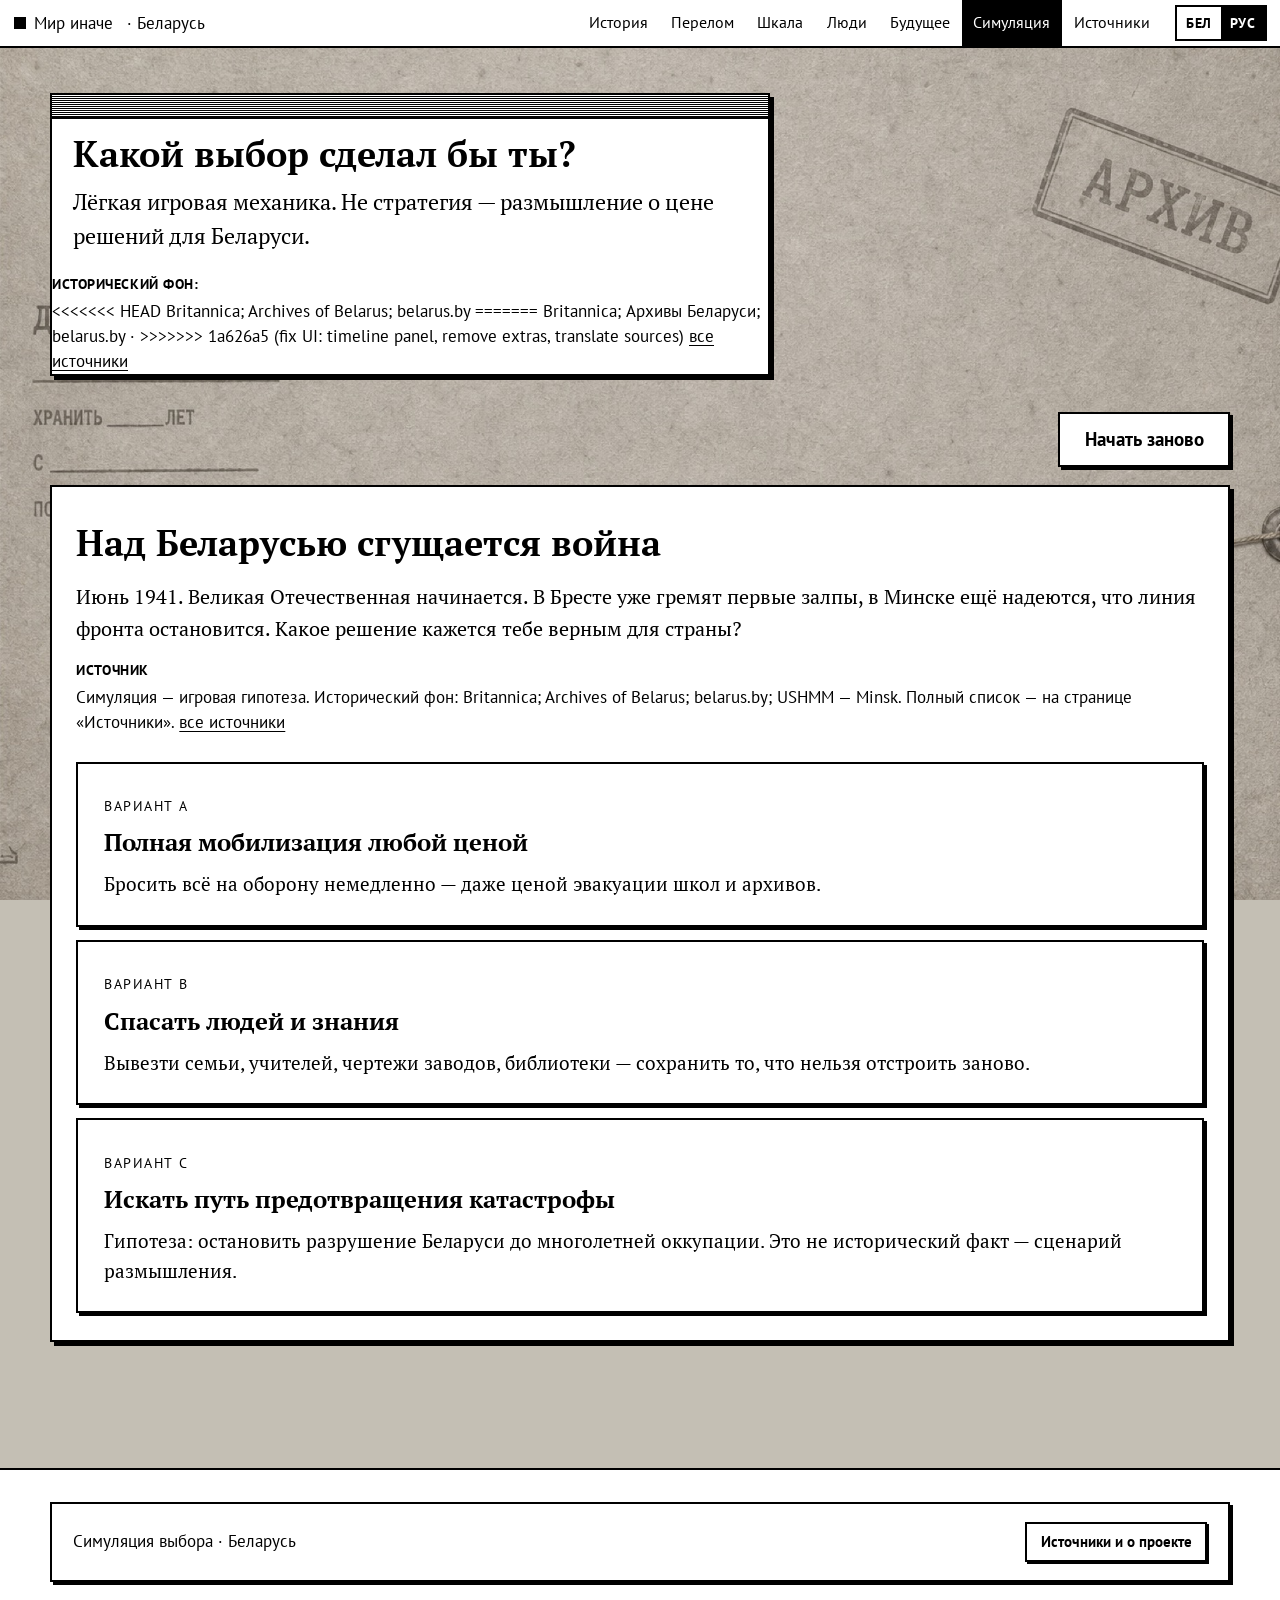
<file: simulation.html>
<!DOCTYPE html>
<html lang="zxx" class="notranslate" translate="no">
<head>
  <meta charset="UTF-8">
  <meta name="viewport" content="width=device-width, initial-scale=1.0">
  <meta name="google" content="notranslate">
  <script>(function(){try{localStorage.removeItem("siteLang")}catch(e){}var l=localStorage.getItem("patriotLang")==="be"?"be":"ru";document.documentElement.lang=l;document.title=l==="be"?"Свет інакш":"Мир иначе";})();</script>
  <title data-i18n-be="Свет інакш" data-i18n-ru="Мир иначе">Мир иначе</title>
  <link rel="icon" href="media/favicon.svg" type="image/svg+xml">
  <meta property="og:image" content="media/favicon.svg">
  <link rel="stylesheet" href="fonts/local.css">
  <link rel="stylesheet" href="css/reset.css">
  <link rel="stylesheet" href="css/variables.css">
  <link rel="stylesheet" href="css/global.css">
  <link rel="stylesheet" href="css/components.css">
  <link rel="stylesheet" href="css/onebit.css">
  <link rel="stylesheet" href="css/pages.css">
  <link rel="stylesheet" href="css/animations.css">
  <link rel="stylesheet" href="css/responsive.css">
</head>
<body>
  <div data-app-chrome></div>
  <main id="main" class="sim-page page-shell">
    <div class="container">
      <header class="page-hero">
        <h1 class="display display--md">
          <span data-lang="be">Які выбар зрабіў бы ты?</span>
          <span data-lang="ru">Какой выбор сделал бы ты?</span>
        </h1>
        <p class="lead">
          <span data-lang="be">Лёгкая гульнявая механіка. Не стратэгія — роздум пра цану рашэнняў для Беларусі.</span>
          <span data-lang="ru">Лёгкая игровая механика. Не стратегия — размышление о цене решений для Беларуси.</span>
        </p>
        <p class="source-cite">
          <span class="source-cite__label"><span data-lang="be">Гістарычны фон:</span><span data-lang="ru">Исторический фон:</span></span>
<<<<<<< HEAD
          Britannica; Archives of Belarus; belarus.by
=======
          <span data-lang="be">Britannica; Архівы Беларусі; belarus.by</span><span data-lang="ru">Britannica; Архивы Беларуси; belarus.by</span> ·
>>>>>>> 1a626a5 (fix UI: timeline panel, remove extras, translate sources)
          <a href="sources.html"><span data-lang="be">усе крыніцы</span><span data-lang="ru">все источники</span></a>
        </p>
      </header>
      <div class="sim-toolbar">
        <button class="btn btn--ghost" type="button" data-sim-restart data-i18n-be="Пачаць нанова" data-i18n-ru="Начать заново">Пачаць нанова</button>
      </div>
      <section class="sim-scene panel" data-sim-scene aria-live="polite"></section>
      <div class="sim-result" data-sim-result></div>
    </div>
  </main>
  <footer class="site-footer">
    <div class="container site-footer__inner">
      <p><span data-lang="be">Сімуляцыя выбару · Беларусь</span><span data-lang="ru">Симуляция выбора · Беларусь</span></p>
      <p><a href="sources.html"><span data-lang="be">Крыніцы і пра праект</span><span data-lang="ru">Источники и о проекте</span></a></p>
    </div>
  </footer>
  <script src="js/i18n.js"></script>
  <script src="js/app.js"></script>
  <script src="js/animations.js"></script>
  <script src="js/simulation.js"></script>
</body>
</html>
</file>
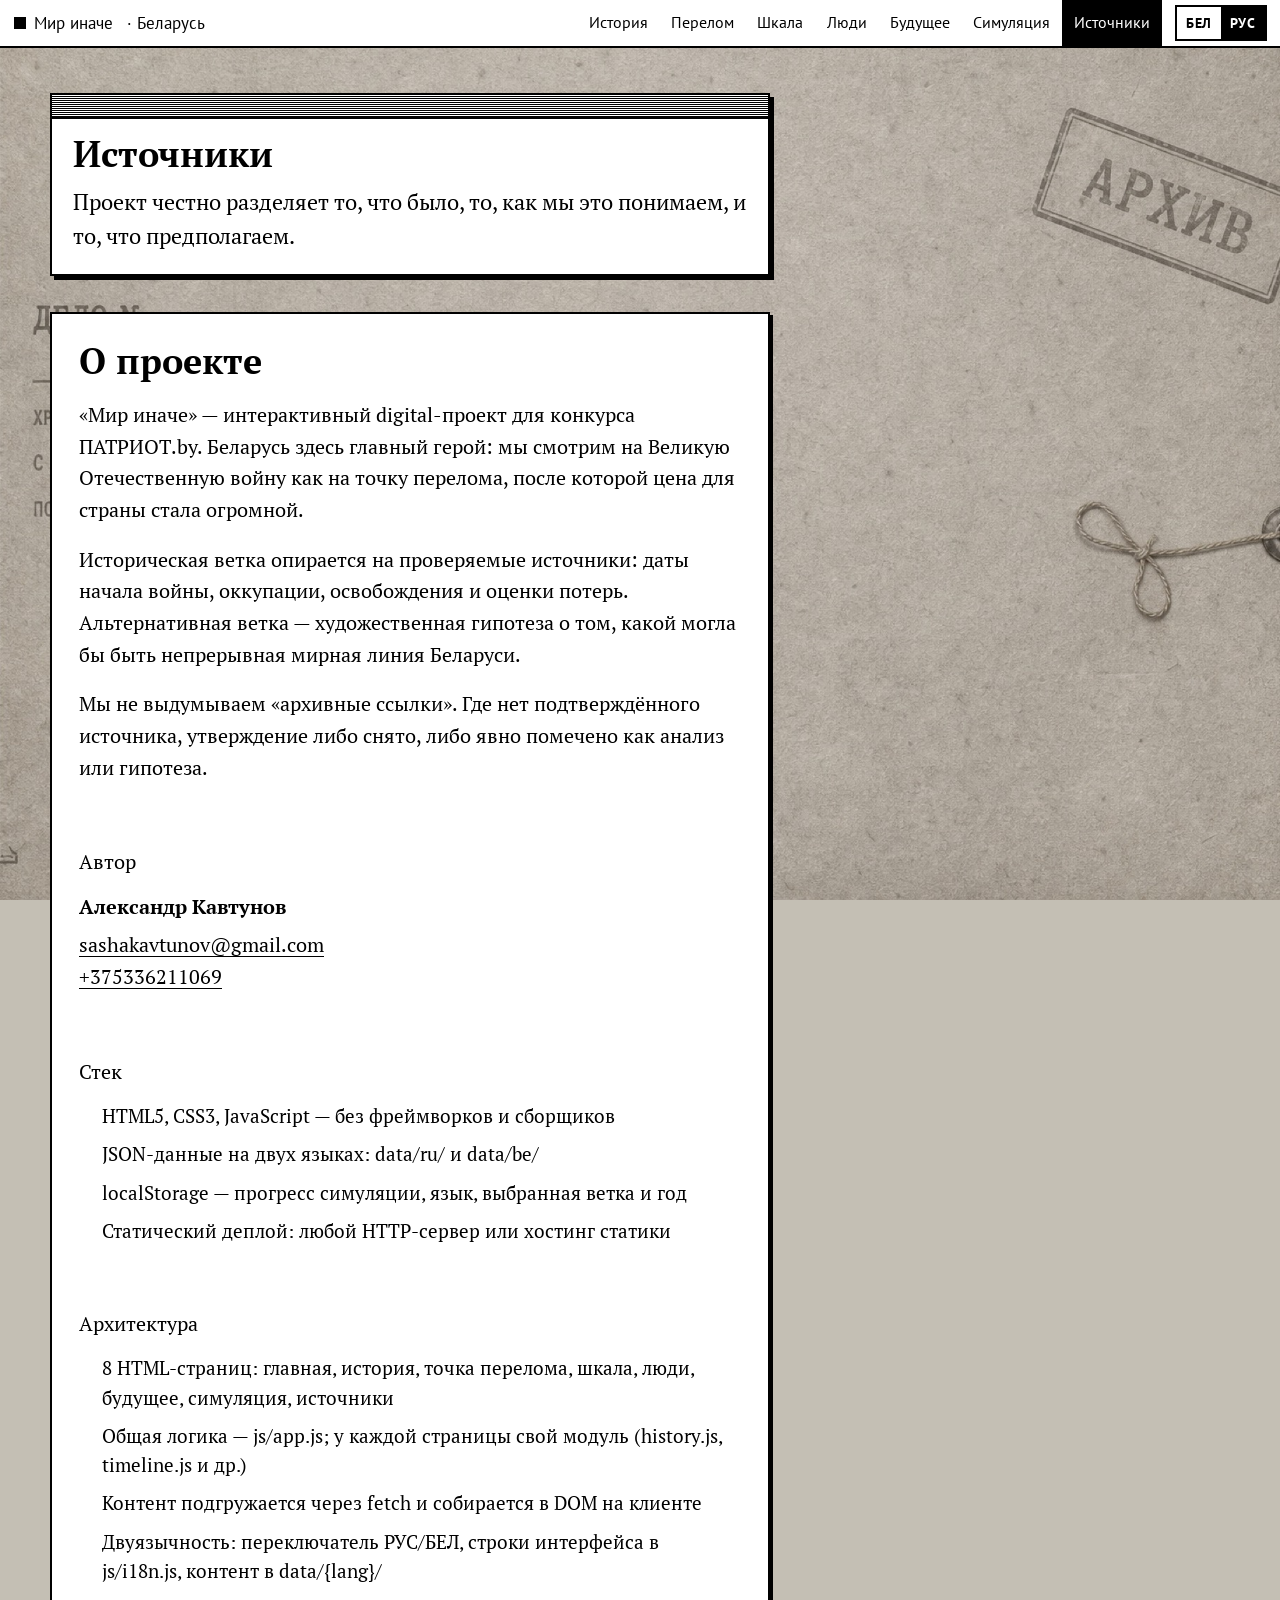
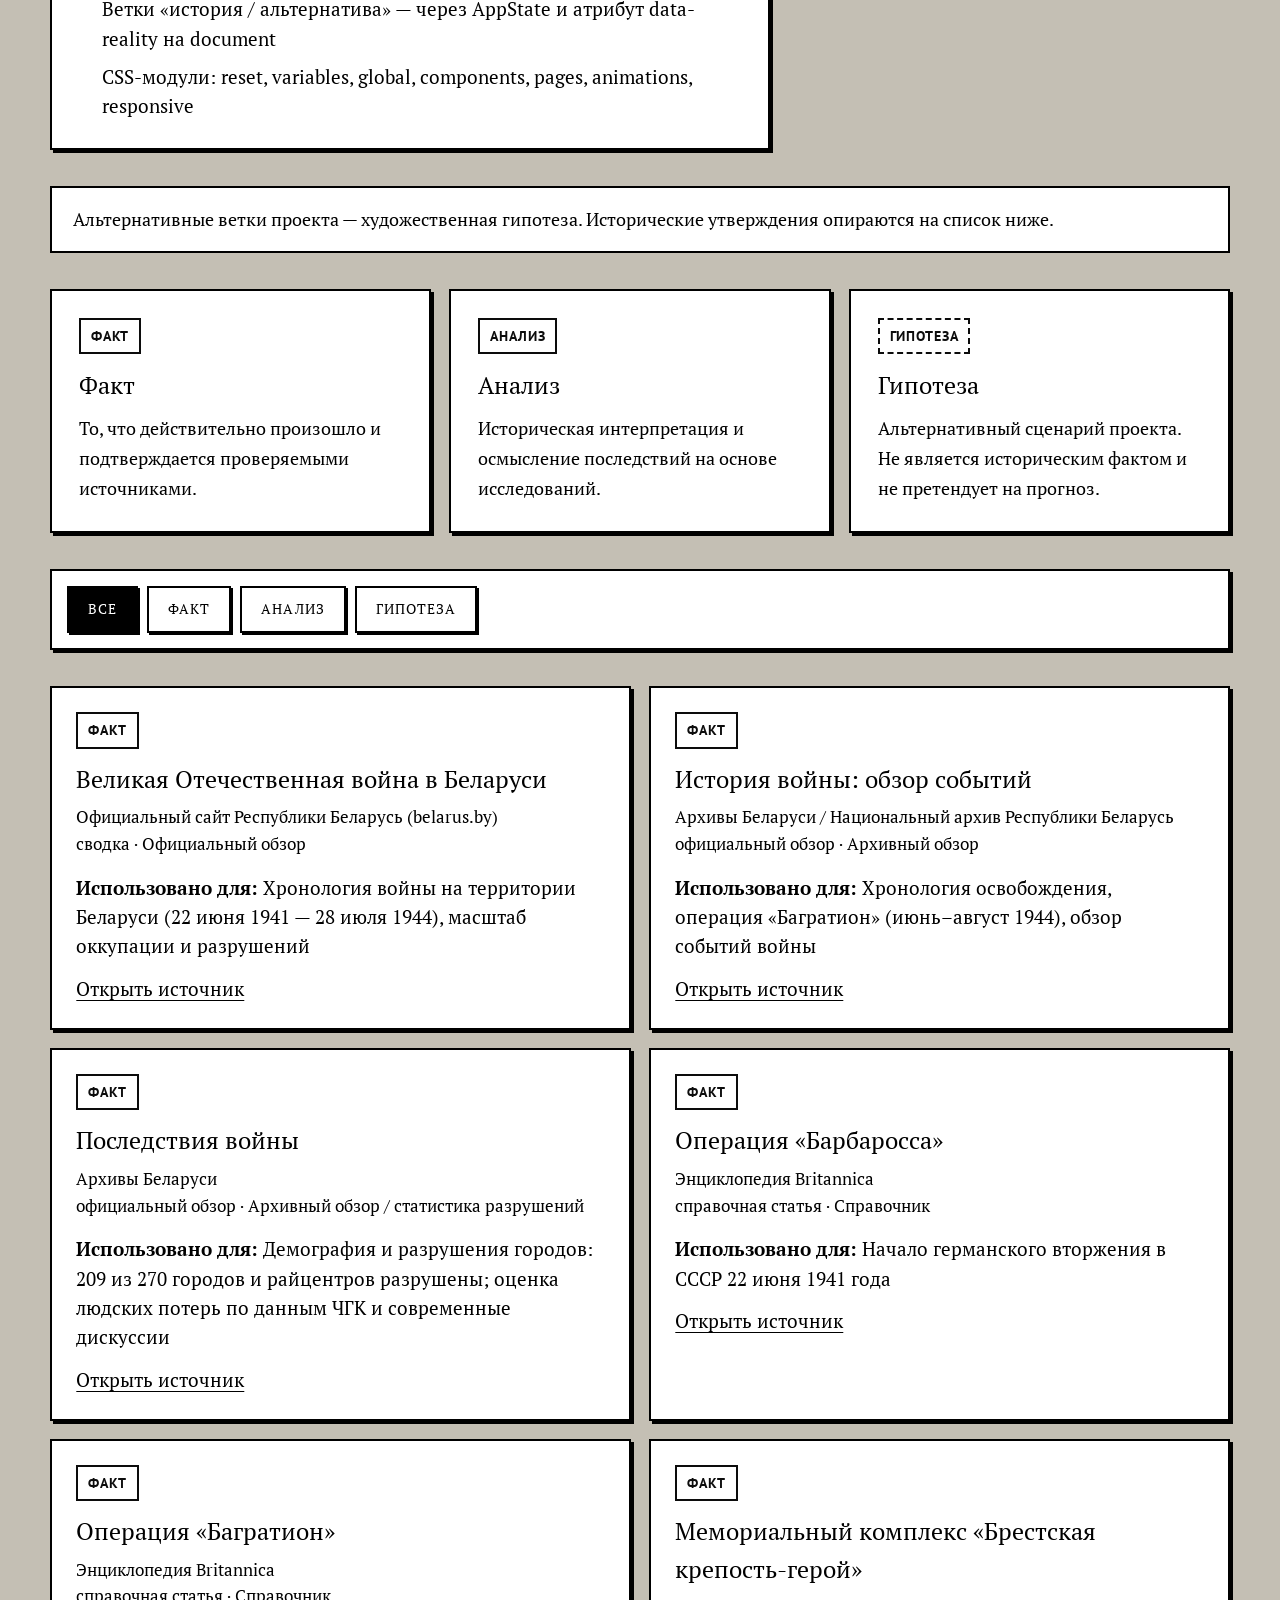
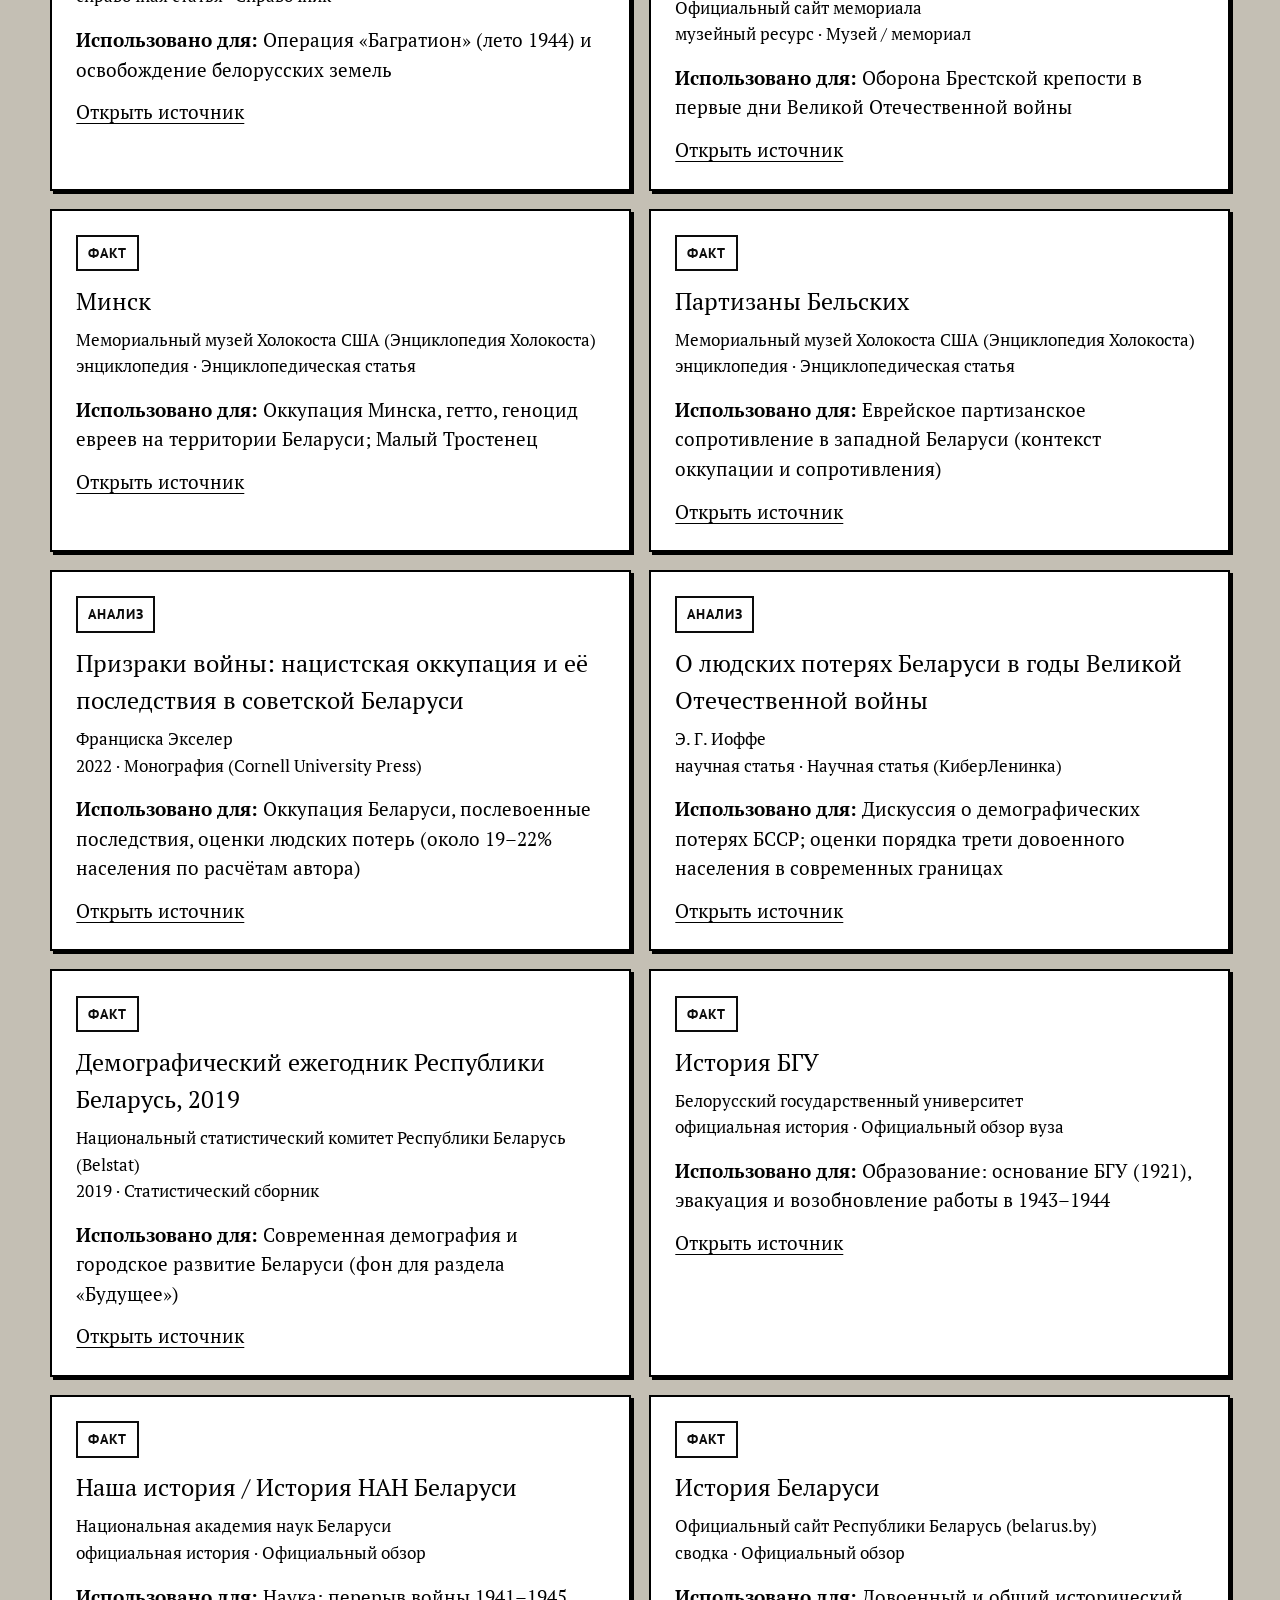
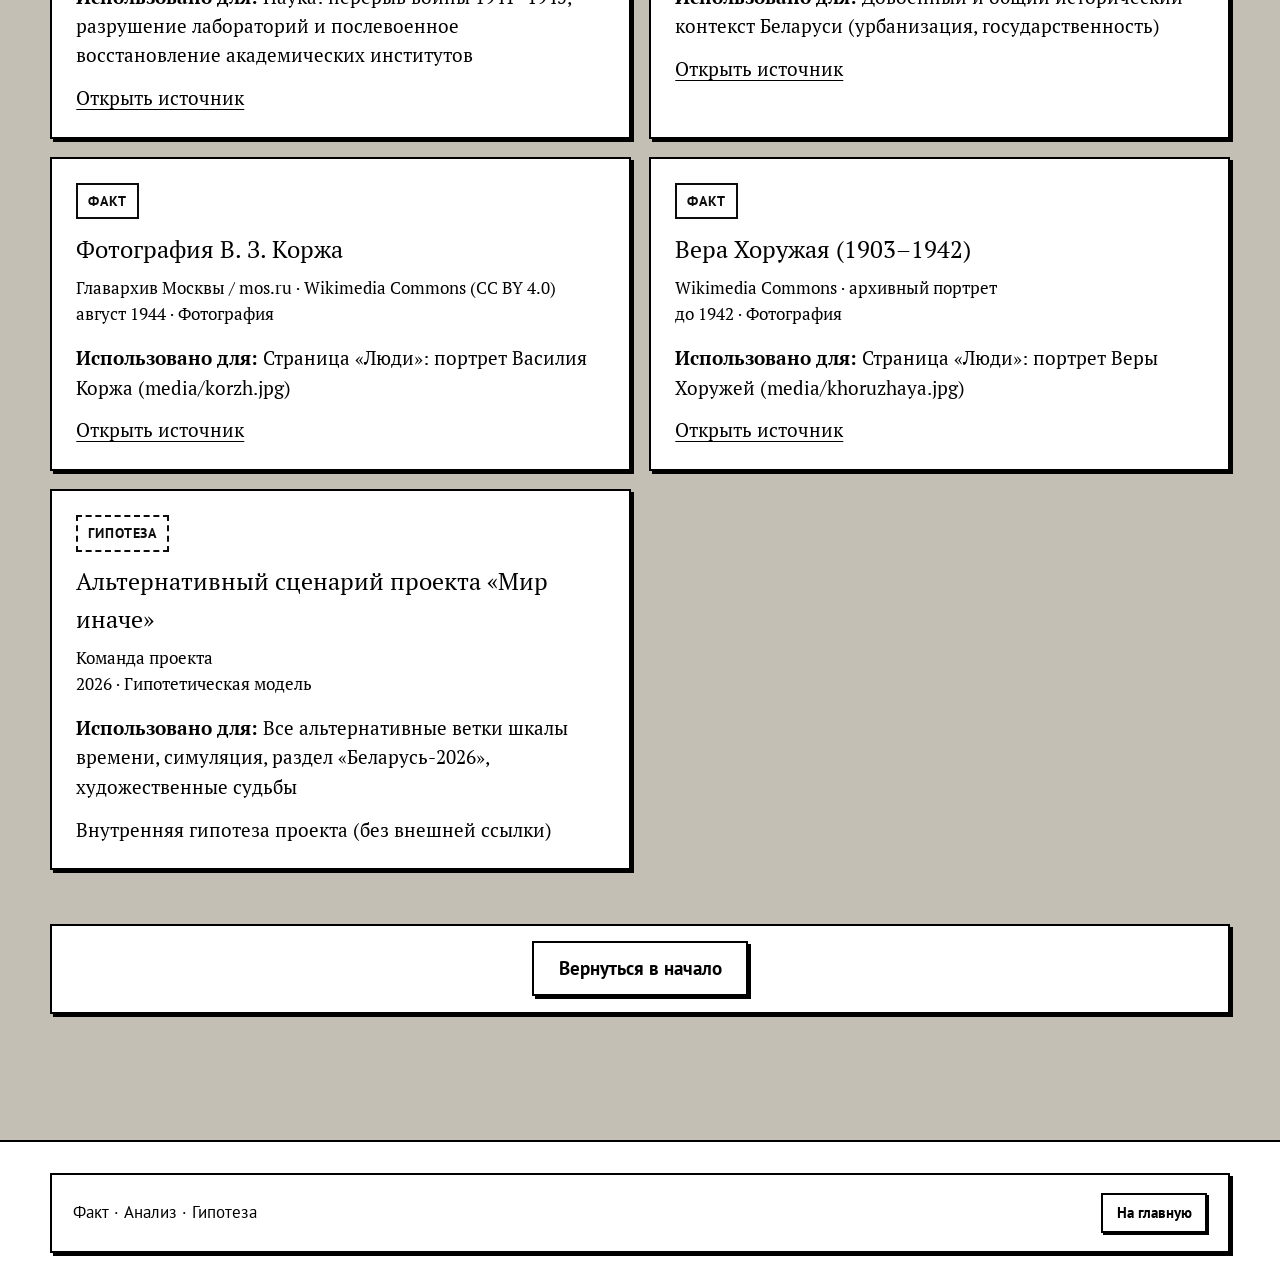
<file: sources.html>
<!DOCTYPE html>
<html lang="zxx" class="notranslate" translate="no">
<head>
  <meta charset="UTF-8">
  <meta name="viewport" content="width=device-width, initial-scale=1.0">
  <meta name="google" content="notranslate">
  <script>(function(){try{localStorage.removeItem("siteLang")}catch(e){}var l=localStorage.getItem("patriotLang")==="be"?"be":"ru";document.documentElement.lang=l;document.title=l==="be"?"Свет інакш":"Мир иначе";})();</script>
  <title data-i18n-be="Свет інакш" data-i18n-ru="Мир иначе">Мир иначе</title>
  <link rel="icon" href="media/favicon.svg" type="image/svg+xml">
  <meta property="og:image" content="media/favicon.svg">
  <link rel="stylesheet" href="fonts/local.css">
  <link rel="stylesheet" href="css/reset.css">
  <link rel="stylesheet" href="css/variables.css">
  <link rel="stylesheet" href="css/global.css">
  <link rel="stylesheet" href="css/components.css">
  <link rel="stylesheet" href="css/onebit.css">
  <link rel="stylesheet" href="css/pages.css">
  <link rel="stylesheet" href="css/animations.css">
  <link rel="stylesheet" href="css/responsive.css">
</head>
<body>
  <div data-app-chrome></div>
  <main id="main" class="sources-page page-shell">
    <div class="container">
      <header class="page-hero">
        <h1 class="display display--md"><span data-lang="be">Крыніцы</span><span data-lang="ru">Источники</span></h1>
        <p class="lead">
          <span data-lang="be">Праект сумленна падзяляе тое, што было, тое, як мы гэта разумеем, і тое, што мяркуем.</span>
          <span data-lang="ru">Проект честно разделяет то, что было, то, как мы это понимаем, и то, что предполагаем.</span>
        </p>
      </header>
      <section class="panel about-panel" id="about" data-sources-about style="margin-bottom:2rem;"></section>
      <div class="disclaimer" style="margin-bottom:2rem;">
        <span data-lang="be">Альтэрнатыўныя галіны праекта — мастацкая гіпотэза. Гістарычныя сцвярджэнні абапіраюцца на спіс ніжэй.</span>
        <span data-lang="ru">Альтернативные ветки проекта — художественная гипотеза. Исторические утверждения опираются на список ниже.</span>
      </div>
      <div class="sources-legend" data-sources-legend></div>
      <div class="sources-filters" data-sources-filters></div>
      <div class="sources-grid" data-sources-grid></div>
      <div class="page-actions">
        <a class="btn btn--primary" href="index.html" data-i18n-be="Вярнуцца ў пачатак" data-i18n-ru="Вернуться в начало">Вярнуцца ў пачатак</a>
      </div>
    </div>
  </main>
  <footer class="site-footer">
    <div class="container site-footer__inner">
      <p><span data-lang="be">Факт · Аналіз · Гіпотэза</span><span data-lang="ru">Факт · Анализ · Гипотеза</span></p>
      <p><a href="index.html"><span data-lang="be">На галоўную</span><span data-lang="ru">На главную</span></a></p>
    </div>
  </footer>
  <script src="js/i18n.js"></script>
  <script src="js/app.js"></script>
  <script src="js/animations.js"></script>
  <script src="js/sources.js"></script>
</body>
</html>
</file>
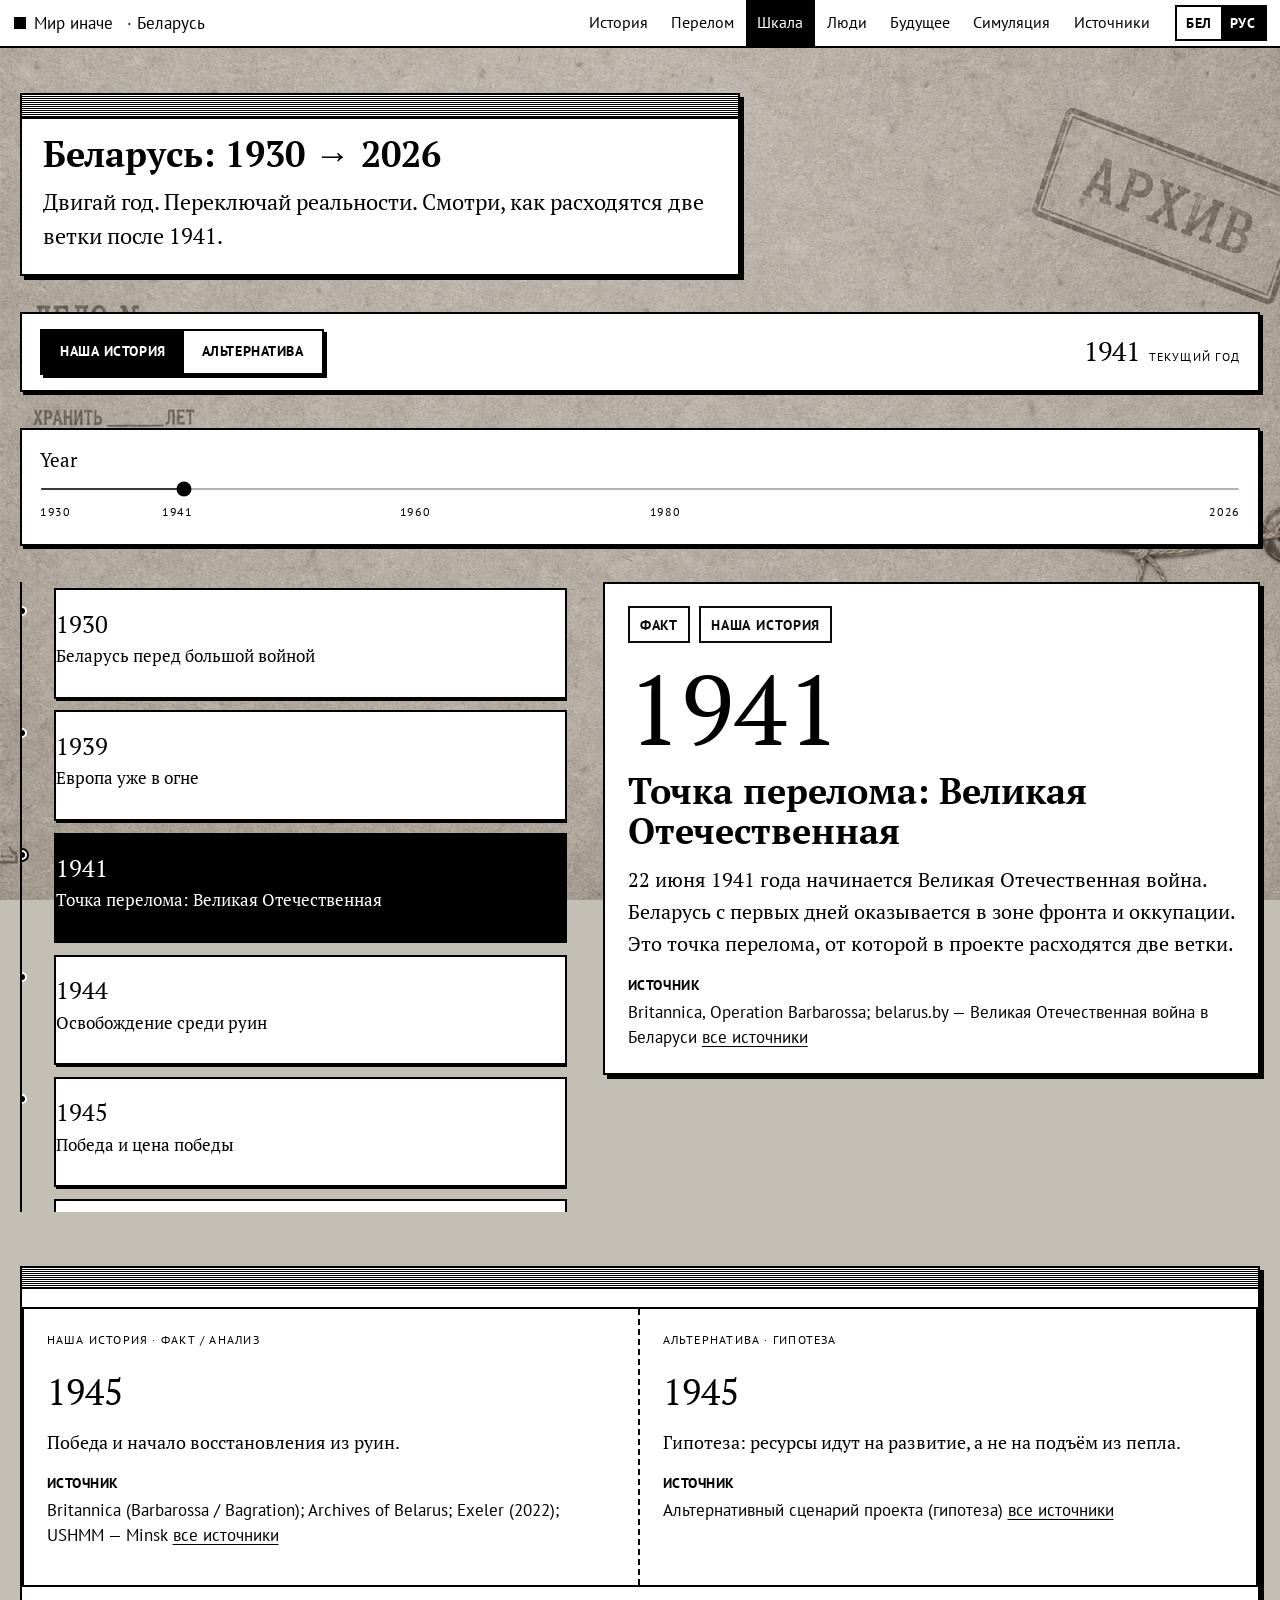
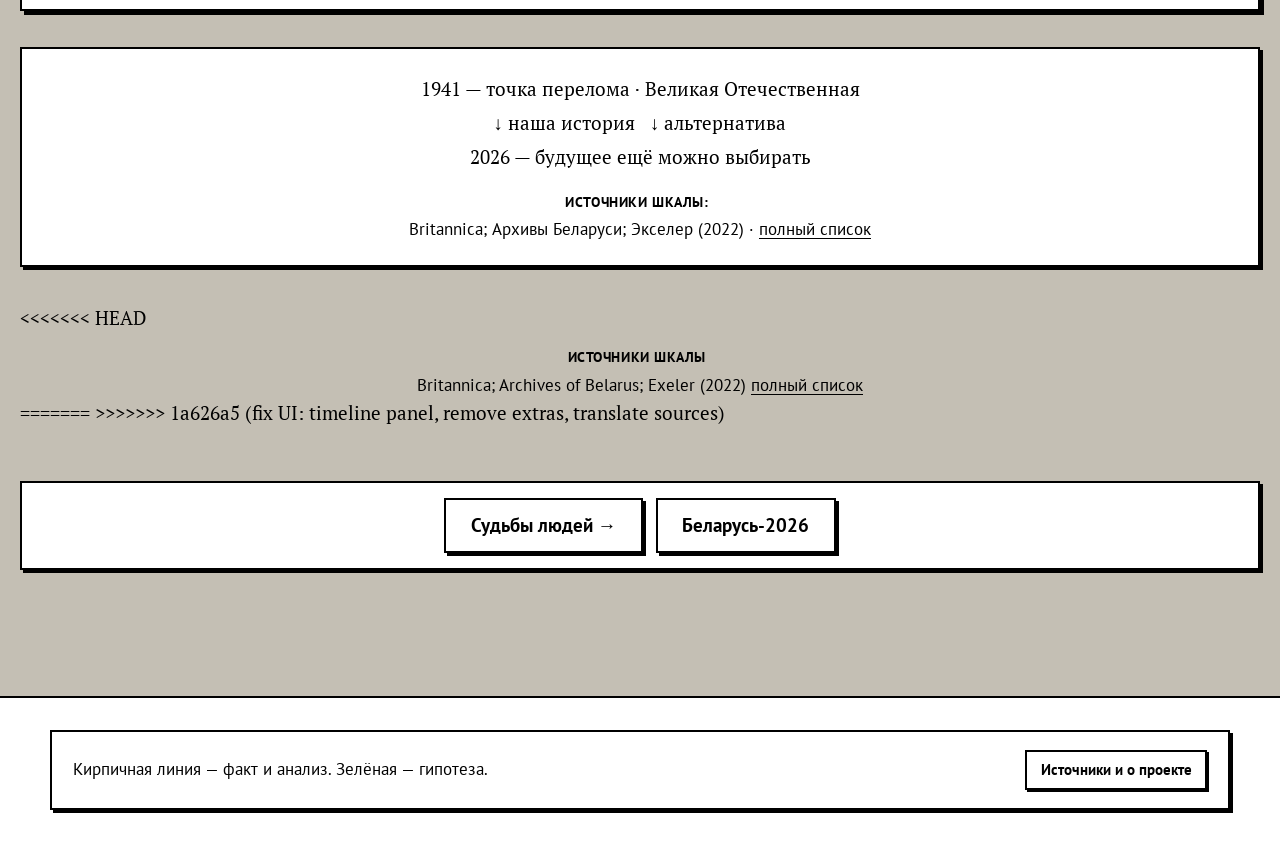
<file: timeline.html>
<!DOCTYPE html>
<html lang="zxx" class="notranslate" translate="no">
<head>
  <meta charset="UTF-8">
  <meta name="viewport" content="width=device-width, initial-scale=1.0">
  <meta name="google" content="notranslate">
  <script>(function(){try{localStorage.removeItem("siteLang")}catch(e){}var l=localStorage.getItem("patriotLang")==="be"?"be":"ru";document.documentElement.lang=l;document.title=l==="be"?"Свет інакш":"Мир иначе";})();</script>
  <title data-i18n-be="Свет інакш" data-i18n-ru="Мир иначе">Мир иначе</title>
  <link rel="icon" href="media/favicon.svg" type="image/svg+xml">
  <meta property="og:image" content="media/favicon.svg">
  <link rel="stylesheet" href="fonts/local.css">
  <link rel="stylesheet" href="css/reset.css">
  <link rel="stylesheet" href="css/variables.css">
  <link rel="stylesheet" href="css/global.css">
  <link rel="stylesheet" href="css/components.css">
  <link rel="stylesheet" href="css/onebit.css">
  <link rel="stylesheet" href="css/pages.css">
  <link rel="stylesheet" href="css/animations.css">
  <link rel="stylesheet" href="css/responsive.css">
</head>
<body>
  <div data-app-chrome></div>
  <main id="main" class="timeline-page page-shell">
    <div class="container--wide">
      <header class="page-hero">
        <h1 class="display display--md">Беларусь: 1930 → 2026</h1>
        <p class="lead">
          <span data-lang="be">Рухай год. Пераключай рэальнасці. Глядзі, як разыходзяцца дзве галіны пасля 1941.</span>
          <span data-lang="ru">Двигай год. Переключай реальности. Смотри, как расходятся две ветки после 1941.</span>
        </p>
      </header>
      <div class="timeline-controls">
        <div class="reality-switch" role="group" aria-label="Reality">
          <button class="reality-switch__btn" type="button" data-reality="historical" data-i18n-be="Наша гісторыя" data-i18n-ru="Наша история">Наша гісторыя</button>
          <button class="reality-switch__btn" type="button" data-reality="alternative" data-i18n-be="Альтэрнатыва" data-i18n-ru="Альтернатива">Альтэрнатыва</button>
        </div>
        <div class="year-pill"><span data-year-display>1941</span> <small><span data-lang="be">бягучы год</span><span data-lang="ru">текущий год</span></small></div>
      </div>
      <div class="year-slider-wrap" style="margin-bottom:2rem;">
        <label class="sr-only" for="year-slider">Year</label>
        <input class="year-slider" id="year-slider" type="range" data-year-slider min="1930" max="2026" value="1941">
        <div class="year-slider-labels" data-year-labels></div>
      </div>
      <div class="timeline-stage">
        <div class="timeline-rail is-historical" data-timeline-rail></div>
        <div class="timeline-detail panel" data-timeline-detail></div>
      </div>
      <div class="section-block" data-compare-root></div>
      <div class="timeline-note panel">
        <div class="fork-diagram" aria-hidden="true">
          <span data-lang="be">1941 — пункт пералому · Вялікая Айчынная<br><span class="history-line">↓ наша гісторыя</span>&nbsp;&nbsp;&nbsp;<span class="alt-line">↓ альтэрнатыва</span><br>2026 — будучыню яшчэ можна выбіраць</span>
          <span data-lang="ru">1941 — точка перелома · Великая Отечественная<br><span class="history-line">↓ наша история</span>&nbsp;&nbsp;&nbsp;<span class="alt-line">↓ альтернатива</span><br>2026 — будущее ещё можно выбирать</span>
        </div>
        <p class="source-cite" style="justify-content:center;text-align:center;margin:0;">
          <span class="source-cite__label"><span data-lang="be">Крыніцы шкалы:</span><span data-lang="ru">Источники шкалы:</span></span>
          <span data-lang="be">Britannica; Архівы Беларусі; Экселер (2022)</span><span data-lang="ru">Britannica; Архивы Беларуси; Экселер (2022)</span> ·
          <a href="sources.html"><span data-lang="be">поўны спіс</span><span data-lang="ru">полный список</span></a>
        </p>
      </div>
<<<<<<< HEAD
      <p class="source-cite" style="text-align:center;">
        <span class="source-cite__label"><span data-lang="be">Крыніцы шкалы</span><span data-lang="ru">Источники шкалы</span></span>
        Britannica; Archives of Belarus; Exeler (2022)
        <a href="sources.html"><span data-lang="be">поўны спіс</span><span data-lang="ru">полный список</span></a>
      </p>
=======
>>>>>>> 1a626a5 (fix UI: timeline panel, remove extras, translate sources)
      <div class="page-actions">
        <a class="btn btn--primary" href="people.html" data-i18n-be="Лёсы людзей →" data-i18n-ru="Судьбы людей →">Лёсы людзей →</a>
        <a class="btn btn--ghost" href="future.html">Беларусь-2026</a>
      </div>
    </div>
  </main>
  <footer class="site-footer">
    <div class="container site-footer__inner">
      <p><span data-lang="be">Цагляная лінія — факт і аналіз. Зялёная — гіпотэза.</span><span data-lang="ru">Кирпичная линия — факт и анализ. Зелёная — гипотеза.</span></p>
      <p><a href="sources.html"><span data-lang="be">Крыніцы і пра праект</span><span data-lang="ru">Источники и о проекте</span></a></p>
    </div>
  </footer>
  <script src="js/i18n.js"></script>
  <script src="js/app.js"></script>
  <script src="js/animations.js"></script>
  <script src="js/timeline.js"></script>
</body>
</html>
</file>
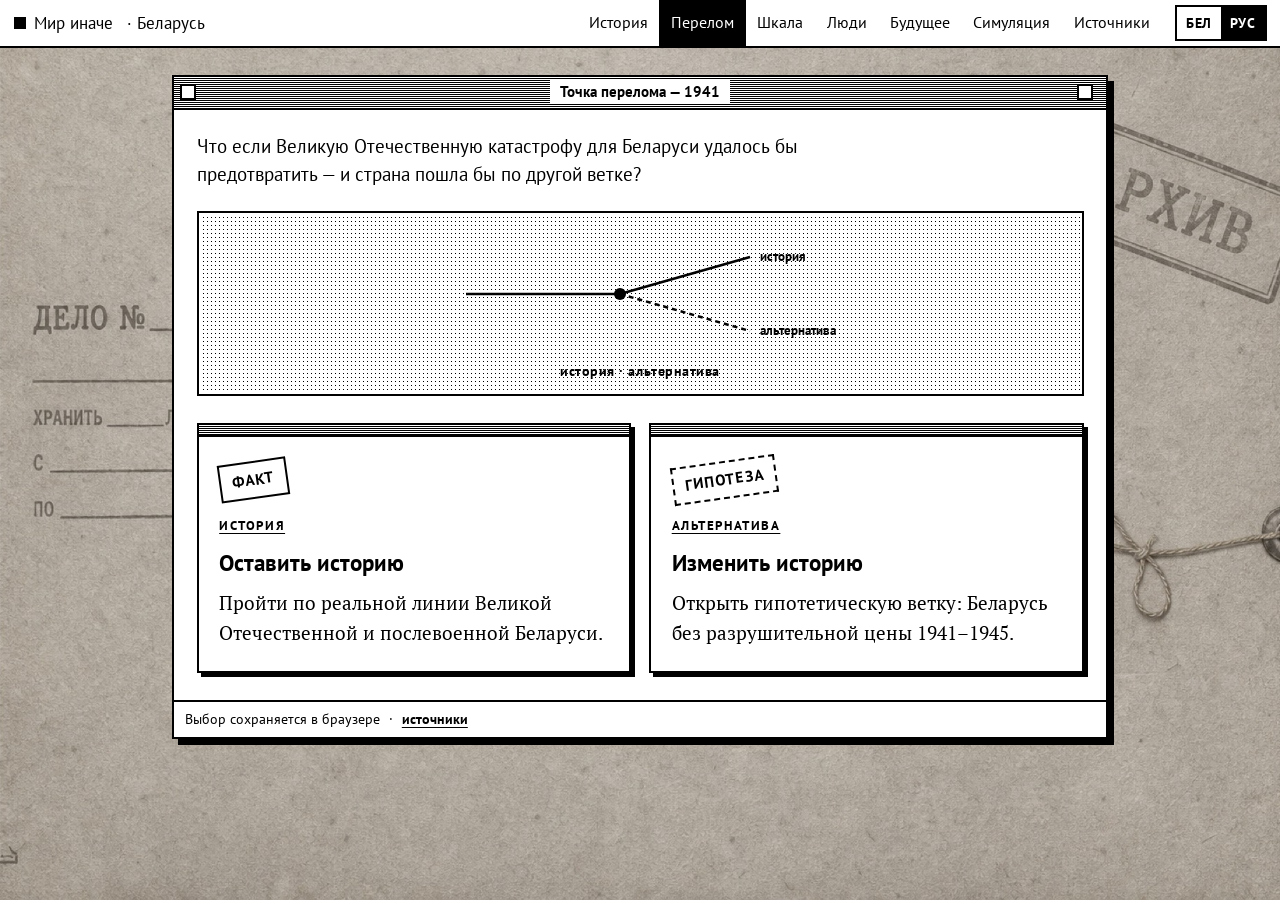
<file: turning-point.html>
<!DOCTYPE html>
<html lang="zxx" class="notranslate" translate="no">
<head>
  <meta charset="UTF-8">
  <meta name="viewport" content="width=device-width, initial-scale=1.0">
  <meta name="google" content="notranslate">
  <script>(function(){try{localStorage.removeItem("siteLang")}catch(e){}var l=localStorage.getItem("patriotLang")==="be"?"be":"ru";document.documentElement.lang=l;document.title=l==="be"?"Свет інакш":"Мир иначе";})();</script>
  <title data-i18n-be="Свет інакш" data-i18n-ru="Мир иначе">Мир иначе</title>
  <meta name="description" content="">
  <link rel="icon" href="media/favicon.svg" type="image/svg+xml">
  <meta property="og:image" content="media/favicon.svg">
  <link rel="stylesheet" href="fonts/local.css">
  <link rel="stylesheet" href="css/reset.css">
  <link rel="stylesheet" href="css/variables.css">
  <link rel="stylesheet" href="css/global.css">
  <link rel="stylesheet" href="css/components.css">
  <link rel="stylesheet" href="css/onebit.css">
  <link rel="stylesheet" href="css/pages.css">
  <link rel="stylesheet" href="css/animations.css">
  <link rel="stylesheet" href="css/responsive.css">
</head>
<body class="page-turning">
  <div data-app-chrome></div>
  <main id="main" class="turning page-shell">
    <div class="turning-desk">
      <article class="turning-window mac-window">
        <header class="mac-window__titlebar">
          <span class="mac-window__box" aria-hidden="true"></span>
          <h1 class="mac-window__title">
            <span data-lang="be">Пункт пералому — 1941</span>
            <span data-lang="ru">Точка перелома — 1941</span>
          </h1>
          <span class="mac-window__box" aria-hidden="true"></span>
        </header>

        <div class="turning-window__body">
          <p class="turning-window__lead">
            <span data-lang="be">Што калі б вялікую айчынную катастрофу для Беларусі ўдалося прадухіліць — і краіна пайшла б па іншай галіне?</span>
            <span data-lang="ru">Что если Великую Отечественную катастрофу для Беларуси удалось бы предотвратить — и страна пошла бы по другой ветке?</span>
          </p>

          <div class="turning-fork" aria-hidden="true">
            <svg class="branch-visual" viewBox="0 0 420 130">
              <path d="M36 65 H190" stroke="#000" stroke-width="2.5" fill="none"/>
              <circle cx="190" cy="65" r="6" fill="#000"/>
              <path d="M190 65 L320 28" stroke="#000" stroke-width="2.5" fill="none"/>
              <path d="M190 65 L320 102" stroke="#000" stroke-width="2.5" stroke-dasharray="5 4" fill="none"/>
              <text x="330" y="32" fill="#000" font-size="13" font-family="PT Sans, Helvetica, sans-serif" font-weight="700">
                <tspan data-lang="be">гісторыя</tspan>
                <tspan data-lang="ru">история</tspan>
              </text>
              <text x="330" y="106" fill="#000" font-size="13" font-family="PT Sans, Helvetica, sans-serif" font-weight="700">
                <tspan data-lang="be">альтэрнатыва</tspan>
                <tspan data-lang="ru">альтернатива</tspan>
              </text>
            </svg>
            <p class="turning-fork__caption">
              <span data-lang="be">гісторыя · альтэрнатыва</span>
              <span data-lang="ru">история · альтернатива</span>
            </p>
          </div>

          <div class="turning__choices">
            <button class="turning-path turning-path--history" type="button" data-choose-history>
              <span class="turning-path__bar" aria-hidden="true"></span>
              <span class="mac-stamp">
                <span data-lang="be">Факт</span>
                <span data-lang="ru">Факт</span>
              </span>
              <span class="turning-path__icon">
                <span data-lang="be">Гісторыя</span>
                <span data-lang="ru">История</span>
              </span>
              <span class="turning-path__title">
                <span data-lang="be">Пакінуць гісторыю</span>
                <span data-lang="ru">Оставить историю</span>
              </span>
              <span class="turning-path__text">
                <span data-lang="be">Прайсіці па рэальнай лініі Вялікай Айчыннай і пасляваеннай Беларусі.</span>
                <span data-lang="ru">Пройти по реальной линии Великой Отечественной и послевоенной Беларуси.</span>
              </span>
            </button>

            <button class="turning-path turning-path--alternative" type="button" data-choose-alternative>
              <span class="turning-path__bar" aria-hidden="true"></span>
              <span class="mac-stamp mac-stamp--dashed">
                <span data-lang="be">Гіпотэза</span>
                <span data-lang="ru">Гипотеза</span>
              </span>
              <span class="turning-path__icon">
                <span data-lang="be">Альтэрнатыва</span>
                <span data-lang="ru">Альтернатива</span>
              </span>
              <span class="turning-path__title">
                <span data-lang="be">Змяніць гісторыю</span>
                <span data-lang="ru">Изменить историю</span>
              </span>
              <span class="turning-path__text">
                <span data-lang="be">Адкрыць гіпатэтычную галіну: Беларусь без разбуральнай цаны 1941–1945.</span>
                <span data-lang="ru">Открыть гипотетическую ветку: Беларусь без разрушительной цены 1941–1945.</span>
              </span>
            </button>
          </div>

          <p class="muted turning-note" data-choice-note hidden></p>
        </div>

        <footer class="mac-window__status turning-window__status">
          <span data-lang="be">Выбар захоўваецца ў браўзеры</span>
          <span data-lang="ru">Выбор сохраняется в браузере</span>
          <span class="turning-window__sep" aria-hidden="true">·</span>
          <a href="sources.html">
            <span data-lang="be">крыніцы</span>
            <span data-lang="ru">источники</span>
          </a>
        </footer>
      </article>
    </div>
  </main>
  <script src="js/i18n.js"></script>
  <script src="js/app.js"></script>
  <script src="js/animations.js"></script>
  <script src="js/turning-point.js"></script>
</body>
</html>
</file>
<file: fonts/local.css>
@font-face {
  font-family: "PT Sans";
  font-style: normal;
  font-weight: 400;
  font-display: swap;
  src: url("pt-sans-cyrillic-ext-400-normal.woff2") format("woff2");
  unicode-range: U+0460-052F, U+1C80-1C8A, U+20B4, U+2DE0-2DFF, U+A640-A69F, U+FE2E-FE2F;
}
@font-face {
  font-family: "PT Sans";
  font-style: normal;
  font-weight: 400;
  font-display: swap;
  src: url("pt-sans-cyrillic-400-normal.woff2") format("woff2");
  unicode-range: U+0301, U+0400-045F, U+0490-0491, U+04B0-04B1, U+2116;
}
@font-face {
  font-family: "PT Sans";
  font-style: normal;
  font-weight: 400;
  font-display: swap;
  src: url("pt-sans-latin-ext-400-normal.woff2") format("woff2");
  unicode-range: U+0100-02BA, U+02BD-02C5, U+02C7-02CC, U+02CE-02D7, U+02DD-02FF, U+0304, U+0308, U+0329, U+1D00-1DBF, U+1E00-1E9F, U+1EF2-1EFF, U+2020, U+20A0-20AB, U+20AD-20C0, U+2113, U+2C60-2C7F, U+A720-A7FF;
}
@font-face {
  font-family: "PT Sans";
  font-style: normal;
  font-weight: 400;
  font-display: swap;
  src: url("pt-sans-latin-400-normal.woff2") format("woff2");
  unicode-range: U+0000-00FF, U+0131, U+0152-0153, U+02BB-02BC, U+02C6, U+02DA, U+02DC, U+0304, U+0308, U+0329, U+2000-206F, U+20AC, U+2122, U+2191, U+2193, U+2212, U+2215, U+FEFF, U+FFFD;
}

@font-face {
  font-family: "PT Sans";
  font-style: normal;
  font-weight: 700;
  font-display: swap;
  src: url("pt-sans-cyrillic-ext-700-normal.woff2") format("woff2");
  unicode-range: U+0460-052F, U+1C80-1C8A, U+20B4, U+2DE0-2DFF, U+A640-A69F, U+FE2E-FE2F;
}
@font-face {
  font-family: "PT Sans";
  font-style: normal;
  font-weight: 700;
  font-display: swap;
  src: url("pt-sans-cyrillic-700-normal.woff2") format("woff2");
  unicode-range: U+0301, U+0400-045F, U+0490-0491, U+04B0-04B1, U+2116;
}
@font-face {
  font-family: "PT Sans";
  font-style: normal;
  font-weight: 700;
  font-display: swap;
  src: url("pt-sans-latin-ext-700-normal.woff2") format("woff2");
  unicode-range: U+0100-02BA, U+02BD-02C5, U+02C7-02CC, U+02CE-02D7, U+02DD-02FF, U+0304, U+0308, U+0329, U+1D00-1DBF, U+1E00-1E9F, U+1EF2-1EFF, U+2020, U+20A0-20AB, U+20AD-20C0, U+2113, U+2C60-2C7F, U+A720-A7FF;
}
@font-face {
  font-family: "PT Sans";
  font-style: normal;
  font-weight: 700;
  font-display: swap;
  src: url("pt-sans-latin-700-normal.woff2") format("woff2");
  unicode-range: U+0000-00FF, U+0131, U+0152-0153, U+02BB-02BC, U+02C6, U+02DA, U+02DC, U+0304, U+0308, U+0329, U+2000-206F, U+20AC, U+2122, U+2191, U+2193, U+2212, U+2215, U+FEFF, U+FFFD;
}

@font-face {
  font-family: "PT Serif";
  font-style: normal;
  font-weight: 400;
  font-display: swap;
  src: url("pt-serif-cyrillic-ext-400-normal.woff2") format("woff2");
  unicode-range: U+0460-052F, U+1C80-1C8A, U+20B4, U+2DE0-2DFF, U+A640-A69F, U+FE2E-FE2F;
}
@font-face {
  font-family: "PT Serif";
  font-style: normal;
  font-weight: 400;
  font-display: swap;
  src: url("pt-serif-cyrillic-400-normal.woff2") format("woff2");
  unicode-range: U+0301, U+0400-045F, U+0490-0491, U+04B0-04B1, U+2116;
}
@font-face {
  font-family: "PT Serif";
  font-style: normal;
  font-weight: 400;
  font-display: swap;
  src: url("pt-serif-latin-ext-400-normal.woff2") format("woff2");
  unicode-range: U+0100-02BA, U+02BD-02C5, U+02C7-02CC, U+02CE-02D7, U+02DD-02FF, U+0304, U+0308, U+0329, U+1D00-1DBF, U+1E00-1E9F, U+1EF2-1EFF, U+2020, U+20A0-20AB, U+20AD-20C0, U+2113, U+2C60-2C7F, U+A720-A7FF;
}
@font-face {
  font-family: "PT Serif";
  font-style: normal;
  font-weight: 400;
  font-display: swap;
  src: url("pt-serif-latin-400-normal.woff2") format("woff2");
  unicode-range: U+0000-00FF, U+0131, U+0152-0153, U+02BB-02BC, U+02C6, U+02DA, U+02DC, U+0304, U+0308, U+0329, U+2000-206F, U+20AC, U+2122, U+2191, U+2193, U+2212, U+2215, U+FEFF, U+FFFD;
}

@font-face {
  font-family: "PT Serif";
  font-style: normal;
  font-weight: 700;
  font-display: swap;
  src: url("pt-serif-cyrillic-ext-700-normal.woff2") format("woff2");
  unicode-range: U+0460-052F, U+1C80-1C8A, U+20B4, U+2DE0-2DFF, U+A640-A69F, U+FE2E-FE2F;
}
@font-face {
  font-family: "PT Serif";
  font-style: normal;
  font-weight: 700;
  font-display: swap;
  src: url("pt-serif-cyrillic-700-normal.woff2") format("woff2");
  unicode-range: U+0301, U+0400-045F, U+0490-0491, U+04B0-04B1, U+2116;
}
@font-face {
  font-family: "PT Serif";
  font-style: normal;
  font-weight: 700;
  font-display: swap;
  src: url("pt-serif-latin-ext-700-normal.woff2") format("woff2");
  unicode-range: U+0100-02BA, U+02BD-02C5, U+02C7-02CC, U+02CE-02D7, U+02DD-02FF, U+0304, U+0308, U+0329, U+1D00-1DBF, U+1E00-1E9F, U+1EF2-1EFF, U+2020, U+20A0-20AB, U+20AD-20C0, U+2113, U+2C60-2C7F, U+A720-A7FF;
}
@font-face {
  font-family: "PT Serif";
  font-style: normal;
  font-weight: 700;
  font-display: swap;
  src: url("pt-serif-latin-700-normal.woff2") format("woff2");
  unicode-range: U+0000-00FF, U+0131, U+0152-0153, U+02BB-02BC, U+02C6, U+02DA, U+02DC, U+0304, U+0308, U+0329, U+2000-206F, U+20AC, U+2122, U+2191, U+2193, U+2212, U+2215, U+FEFF, U+FFFD;
}
</file>
<file: css/variables.css>
:root {
  --ink: #000000;
  --paper: #ffffff;
  --dither-25: url("data:image/svg+xml,%3Csvg xmlns='http://www.w3.org/2000/svg' width='4' height='4'%3E%3Crect width='4' height='4' fill='%23fff'/%3E%3Crect width='1' height='1' fill='%23000'/%3E%3C/svg%3E");
  --dither-50: url("data:image/svg+xml,%3Csvg xmlns='http://www.w3.org/2000/svg' width='2' height='2'%3E%3Crect width='2' height='2' fill='%23fff'/%3E%3Crect width='1' height='1' fill='%23000'/%3E%3Crect x='1' y='1' width='1' height='1' fill='%23000'/%3E%3C/svg%3E");
  --dither-75: url("data:image/svg+xml,%3Csvg xmlns='http://www.w3.org/2000/svg' width='4' height='4'%3E%3Crect width='4' height='4' fill='%23000'/%3E%3Crect width='1' height='1' fill='%23fff'/%3E%3C/svg%3E");
  --archive-bg: url("../media/bg/archive-folder.jpg");
  --archive-fallback: #c4bfb4;

  --bg-darker: #000000;
  --bg-dark: #ffffff;
  --bg-light: #ffffff;
  --surface: #ffffff;
  --surface-dark: #ffffff;
  --surface-elevated: #ffffff;

  --text-primary: #000000;
  --text-dark: #000000;
  --text-muted: #000000;
  --text-muted-light: #000000;
  --text-body: #000000;

  --history: #000000;
  --history-soft: transparent;
  --alternative: #000000;
  --alternative-soft: transparent;

  --accent: #000000;
  --accent-soft: transparent;
  --accent-strong: #000000;

  --fact: #000000;
  --analysis: #000000;
  --hypothesis: #000000;

  --hairline: #000000;
  --hairline-strong: #000000;


  --font-display: "PT Serif", "Times New Roman", Times, serif;
  --font-serif: "PT Serif", "Times New Roman", Times, serif;
  --font-sans: "PT Sans", "Helvetica Neue", Helvetica, Arial, sans-serif;
  --font-ui: "PT Sans", "Helvetica Neue", Helvetica, Arial, sans-serif;

  --space-xs: 0.55rem;
  --space-sm: 0.85rem;
  --space-md: 1.4rem;
  --space-lg: 2.35rem;
  --space-xl: 3.5rem;
  --space-2xl: 5.25rem;

  --nav-height: 2.65rem;
  --radius: 0;
  --radius-sm: 0;
  --radius-pill: 0;
  --max-width: 1180px;
  --ease: cubic-bezier(0.16, 1, 0.3, 1);
  --transition: 0.2s ease;
  --pixel: 2px;

  --grain-opacity: 0;
}
</file>
<file: css/global.css>
html {
  color-scheme: light;
  font-size: 112.5%;
}

body {
  font-family: var(--font-serif);
  font-weight: 400;
  font-size: 1.05rem;
  background-color: var(--archive-fallback);
  background-image: var(--archive-bg);
  background-size: cover;
  background-position: center;
  background-repeat: no-repeat;
  background-attachment: fixed;
  color: var(--ink);
  overflow-x: hidden;
  line-height: 1.55;
  -webkit-font-smoothing: antialiased;
  -moz-osx-font-smoothing: grayscale;
}

.font-ui,
.logo,
.nav__link,
.btn,
.tag,
.mac-stamp,
.mac-window__title,
.mac-window__pane-title,
.mac-window__status,
.lang-switch__btn,
.display,
.chain__title,
.chain__year,
.site-footer,
.disclaimer,
.body-text,
.lead,
.panel__text {
  -webkit-font-smoothing: antialiased;
  -moz-osx-font-smoothing: grayscale;
}

::selection {
  background: var(--ink);
  color: var(--paper);
}

:focus-visible {
  outline: 2px solid var(--ink);
  outline-offset: 2px;
}

.page-light {
  background-color: var(--archive-fallback);
  background-image: var(--archive-bg);
  background-size: cover;
  background-position: center;
  background-repeat: no-repeat;
  background-attachment: fixed;
  color: var(--ink);
}

@media (max-width: 768px) {
  body,
  .page-light {
    background-attachment: scroll;
  }
}

.container {
  width: min(100% - 2rem, var(--max-width));
  margin-inline: auto;
}

.container--wide {
  width: min(100% - 2rem, 1240px);
  margin-inline: auto;
}

.section {
  padding-block: var(--space-xl);
}

.section--tight {
  padding-block: var(--space-lg);
}

.eyebrow {
  display: none;
}

.brand-mark {
  font-family: var(--font-ui);
  font-weight: 700;
  font-size: 0.95rem;
  letter-spacing: 0.08em;
  text-transform: uppercase;
  color: var(--ink);
  margin: 0 0 0.75rem;
}

.display {
  font-family: var(--font-display);
  font-weight: 700;
  line-height: 1.12;
  letter-spacing: 0;
  text-transform: none;
  color: var(--ink);
}

.display--xl {
  font-size: clamp(2.35rem, 5.5vw, 4rem);
}

.display--lg {
  font-size: clamp(1.85rem, 3.8vw, 2.85rem);
}

.display--md {
  font-size: clamp(1.45rem, 2.8vw, 2.15rem);
}

.lead {
  font-family: var(--font-serif);
  font-size: 1.2rem;
  line-height: 1.55;
  color: var(--ink);
  max-width: 44rem;
}

.body-text {
  font-family: var(--font-serif);
  font-size: 1.1rem;
  line-height: 1.6;
  color: var(--ink);
}

a {
  color: var(--ink);
  text-decoration: underline;
  text-underline-offset: 3px;
}

a:hover {
  background: transparent;
  color: var(--ink);
  text-decoration-thickness: 3px;
}

.site-footer {
  border-top: 2px solid var(--ink);
  background: var(--paper);
  padding: 1.75rem 0;
  margin-top: var(--space-xl);
}

.site-footer__inner {
  display: flex;
  flex-wrap: wrap;
  gap: 1rem 1.5rem;
  justify-content: space-between;
  align-items: center;
  font-family: var(--font-sans);
  font-size: 1rem;
  line-height: 1.45;
  -webkit-font-smoothing: antialiased;
  -moz-osx-font-smoothing: grayscale;
}

.site-footer a {
  color: var(--ink);
}

.disclaimer {
  border: 2px solid var(--ink);
  background: var(--paper);
  padding: 1rem 1.15rem;
  font-family: var(--font-serif);
  font-size: 1rem;
  line-height: 1.5;
}

.journey-progress {
  display: none;
}

.journey-progress__bar {
  display: none;
}

.grain {
  display: none;
}
</file>
<file: css/components.css>
.site-header {
  position: fixed;
  top: 0;
  left: 0;
  right: 0;
  z-index: 1000;
  height: var(--nav-height);
  display: flex;
  align-items: center;
  background: var(--bg-darker);
  border-bottom: 1px solid var(--hairline);
  transition: border-color var(--transition);
}

.site-header.is-scrolled {
  border-bottom-color: var(--hairline-strong);
}

.site-header__inner {
  width: min(100% - 2rem, 1240px);
  margin-inline: auto;
  display: flex;
  align-items: center;
  justify-content: space-between;
  gap: 1rem;
}

.logo {
  font-family: var(--font-display);
  font-size: 1rem;
  font-weight: 500;
  letter-spacing: -0.01em;
  white-space: nowrap;
  color: var(--text-primary);
  min-width: 0;
}

.logo__brand,
.logo__sub {
  white-space: nowrap;
}

.logo span,
.logo__sub {
  color: var(--text-muted-light);
  font-weight: 400;
}

.logo__sub {
  margin-left: 0.35em;
}

.nav {
  display: flex;
  align-items: center;
  gap: 1.5rem;
}

.nav__links {
  display: flex;
  align-items: center;
  gap: 1.15rem;
}

.nav__link {
  font-family: var(--font-sans);
  font-size: 0.82rem;
  font-weight: 500;
  letter-spacing: 0.01em;
  color: var(--text-muted-light);
  transition: color var(--transition);
}

.nav__link:hover,
.nav__link.is-active {
  color: var(--text-primary);
}

.nav__actions {
  display: flex;
  align-items: center;
  gap: 0.75rem;
}

.lang-switch {
  display: inline-flex;
  align-items: center;
  gap: 0.15rem;
  border: 1px solid var(--hairline-strong);
  border-radius: var(--radius);
  padding: 0.15rem;
  background: var(--surface-dark);
}

.lang-switch__btn {
  font-family: var(--font-sans);
  font-size: 0.72rem;
  font-weight: 600;
  letter-spacing: 0.06em;
  text-transform: uppercase;
  padding: 0.35rem 0.55rem;
  border-radius: var(--radius-sm);
  color: var(--text-muted);
  background: transparent;
  border: 0;
  cursor: pointer;
  transition: color var(--transition), background var(--transition);
}

.lang-switch__btn:hover {
  color: var(--text-primary);
}

.lang-switch__btn.is-active {
  color: var(--bg);
  background: var(--accent);
}

html[lang="be"] [data-lang="ru"],
html[lang="ru"] [data-lang="be"] {
  display: none !important;
}

html[lang="be"] tspan[data-lang="ru"],
html[lang="ru"] tspan[data-lang="be"] {
  display: none;
}

.menu-btn {
  width: 2.5rem;
  height: 2.5rem;
  display: none;
  place-items: center;
  border: 1px solid var(--hairline-strong);
  border-radius: var(--radius);
  color: var(--text-muted-light);
  background: transparent;
  transition: border-color var(--transition), color var(--transition), background var(--transition);
}

.menu-btn:hover {
  border-color: var(--accent);
  color: var(--accent);
  background: var(--accent-soft);
}

.menu-btn__lines {
  width: 1rem;
  height: 0.65rem;
  display: flex;
  flex-direction: column;
  justify-content: space-between;
}

.menu-btn__lines span {
  display: block;
  height: 1.5px;
  background: currentColor;
  transition: transform var(--transition), opacity var(--transition);
}

.nav-drawer {
  display: none;
  position: fixed;
  top: var(--nav-height);
  right: 0;
  left: auto;
  bottom: auto;
  z-index: 999;
  width: min(100%, 280px);
  background: var(--bg-darker);
  padding: 2rem;
  flex-direction: column;
  gap: 1.1rem;
}

.nav-drawer.is-open {
  display: flex;
}

.nav-drawer a {
  font-family: var(--font-display);
  font-size: 1.75rem;
  font-weight: 500;
  color: var(--text-muted-light);
}

.nav-drawer a:hover,
.nav-drawer a.is-active {
  color: var(--text-primary);
}

.btn {
  display: inline-flex;
  align-items: center;
  justify-content: center;
  gap: 0.55rem;
  padding: 0.9rem 1.4rem;
  font-family: var(--font-sans);
  font-size: 0.84rem;
  font-weight: 600;
  letter-spacing: 0.02em;
  border: 1px solid transparent;
  border-radius: var(--radius);
  transition:
    background var(--transition),
    color var(--transition),
    border-color var(--transition),
    transform var(--transition);
}

.btn:active {
  opacity: 0.88;
}

.btn--primary {
  background: var(--accent);
  color: #f5f2eb;
  border-color: var(--accent);
}

.btn--primary:hover {
  background: var(--accent-strong);
  border-color: var(--accent-strong);
}

.btn--ghost {
  border-color: var(--hairline-strong);
  color: var(--text-primary);
  background: transparent;
}

.btn--ghost:hover {
  border-color: var(--accent);
  color: var(--accent-strong);
  background: var(--accent-soft);
}

.btn--history {
  border-color: var(--history);
  color: var(--history);
  background: transparent;
}

.btn--history:hover,
.btn--history.is-active {
  background: var(--history);
  border-color: var(--history);
  color: #fff;
}

.btn--alternative {
  border-color: var(--alternative);
  color: var(--alternative);
  background: transparent;
}

.btn--alternative:hover,
.btn--alternative.is-active {
  background: var(--alternative);
  border-color: var(--alternative);
  color: #fff;
}

.btn--dark {
  background: var(--surface-elevated);
  color: var(--text-primary);
  border-color: var(--hairline);
}

.btn--dark:hover {
  border-color: var(--hairline-strong);
}

.tag {
  display: inline-flex;
  align-items: center;
  gap: 0.35rem;
  padding: 0.3rem 0.55rem;
  font-family: var(--font-sans);
  font-size: 0.68rem;
  font-weight: 600;
  letter-spacing: 0.08em;
  text-transform: uppercase;
  border: 1px solid currentColor;
  border-radius: var(--radius);
  opacity: 0.95;
}

.tag--fact { color: var(--fact); }
.tag--analysis { color: var(--analysis); }
.tag--hypothesis { color: var(--hypothesis); }
.tag--history { color: var(--history); }
.tag--alternative { color: var(--alternative); }

.reality-switch {
  display: inline-flex;
  border: 1px solid var(--hairline-strong);
  border-radius: var(--radius);
  overflow: hidden;
  padding: 3px;
  gap: 3px;
  background: var(--surface-dark);
}

.reality-switch__btn {
  padding: 0.55rem 1rem;
  font-family: var(--font-sans);
  font-size: 0.72rem;
  font-weight: 600;
  letter-spacing: 0.04em;
  text-transform: uppercase;
  color: var(--text-muted);
  border-radius: 2px;
  transition: background var(--transition), color var(--transition);
}

.reality-switch__btn[data-reality="historical"].is-active {
  background: var(--history);
  color: #fff;
}

.reality-switch__btn[data-reality="alternative"].is-active {
  background: var(--alternative);
  color: #fff;
}

.year-pill {
  display: inline-flex;
  align-items: baseline;
  gap: 0.5rem;
  font-family: var(--font-display);
  font-size: 1.5rem;
  font-weight: 500;
  color: var(--accent);
}

.year-pill small {
  font-family: var(--font-sans);
  font-size: 0.68rem;
  letter-spacing: 0.1em;
  text-transform: uppercase;
  color: var(--text-muted);
}

.panel {
  background: var(--surface-dark);
  border: 1px solid var(--hairline);
  padding: 1.5rem;
  border-radius: var(--radius);
}

.page-light .panel {
  background: var(--surface);
}

.panel__meta {
  display: flex;
  flex-wrap: wrap;
  gap: 0.5rem;
  margin-bottom: 0.85rem;
}

.panel__title {
  font-family: var(--font-display);
  font-size: 1.35rem;
  font-weight: 500;
  margin-bottom: 0.5rem;
}

.panel__text {
  font-family: var(--font-sans);
  font-size: 0.98rem;
  line-height: 1.7;
  color: var(--text-body);
}

.page-light .panel__text {
  color: #4a463f;
}

.modal {
  position: fixed;
  inset: 0;
  z-index: 2000;
  display: grid;
  place-items: center;
  padding: 1.5rem;
  background: rgba(24, 21, 18, 0.92);
  opacity: 0;
  visibility: hidden;
  transition: opacity var(--transition), visibility var(--transition);
}

.modal.is-open {
  opacity: 1;
  visibility: visible;
}

.modal__dialog {
  width: min(100%, 520px);
  max-height: min(85vh, 640px);
  overflow: auto;
  background: var(--surface-elevated);
  border: 1px solid var(--hairline);
  border-radius: var(--radius);
  padding: 1.75rem;
  transform: translateY(10px);
  transition: transform var(--transition);
}

.modal.is-open .modal__dialog {
  transform: translateY(0);
}

.modal__close {
  float: right;
  width: 2rem;
  height: 2rem;
  color: var(--text-muted);
}

.modal__close:hover {
  color: var(--text-primary);
}

.meter {
  margin-bottom: 1rem;
}

.meter__label {
  display: flex;
  justify-content: space-between;
  margin-bottom: 0.4rem;
  font-family: var(--font-sans);
  font-size: 0.72rem;
  letter-spacing: 0.06em;
  text-transform: uppercase;
  color: var(--text-muted);
}

.meter__track {
  height: 3px;
  background: rgba(232, 230, 225, 0.08);
  overflow: hidden;
  border-radius: 2px;
}

.meter__fill {
  height: 100%;
  width: 100%;
  transform: scaleX(0);
  transform-origin: left center;
  background: var(--accent);
  transition: transform 0.8s var(--ease);
}

.meter__fill--history { background: var(--history); }
.meter__fill--alternative { background: var(--alternative); }

.time-line {
  position: relative;
}

.time-line::before {
  content: "";
  position: absolute;
  left: 0;
  top: 0.55rem;
  width: 100%;
  height: 1px;
  background: var(--hairline-strong);
}

.time-line--split::before {
  background: linear-gradient(
    90deg,
    transparent,
    var(--history) 35%,
    var(--alternative) 65%,
    transparent
  );
}

.disclaimer {
  border: 1px solid var(--hairline);
  border-left: 1px solid var(--ink);
  padding: 1.1rem 1.25rem;
  background: var(--surface-dark);
  font-family: var(--font-sans);
  font-size: 0.95rem;
  line-height: 1.65;
  color: var(--text-body);
  border-radius: var(--radius);
}

.page-light .disclaimer {
  color: #4a463f;
}

.site-footer {
  border-top: 2px solid var(--ink);
  padding: 1.75rem 0;
  color: var(--ink);
  font-family: var(--font-sans);
  font-size: 0.95rem;
  background: var(--paper);
}

.site-footer__inner {
  display: flex;
  flex-wrap: wrap;
  justify-content: space-between;
  gap: 1rem;
}

.site-footer a:hover {
  background: var(--ink);
  color: var(--paper);
  text-decoration: none;
}

.choice {
  display: block;
  width: 100%;
  text-align: left;
  padding: 1.4rem 1.45rem;
  border: 1px solid var(--hairline);
  border-radius: var(--radius);
  background: var(--surface-dark);
  transition: border-color var(--transition), background var(--transition);
}

.choice:hover,
.choice.is-selected {
  border-color: var(--hairline-strong);
  background: var(--surface-elevated);
}

.choice__key {
  display: inline-block;
  margin-bottom: 0.4rem;
  font-family: var(--font-ui);
  font-size: 0.8rem;
  letter-spacing: 0.1em;
  text-transform: uppercase;
  color: var(--accent);
}

.choice__title {
  font-family: var(--font-display);
  font-size: 1.35rem;
  font-weight: 700;
  margin-bottom: 0.4rem;
}

.choice__text {
  font-family: var(--font-serif);
  font-size: 1.08rem;
  color: var(--text-muted);
  line-height: 1.55;
}

.compare {
  display: grid;
  grid-template-columns: 1fr 1fr;
  min-height: 280px;
  border-radius: var(--radius);
  overflow: hidden;
}

.compare__side {
  padding: 1.5rem;
}

.compare__side--history {
  background: var(--history-soft);
}

.compare__side--alternative {
  background: var(--alternative-soft);
}

.compare__label {
  font-family: var(--font-sans);
  font-size: 0.68rem;
  letter-spacing: 0.1em;
  text-transform: uppercase;
  margin-bottom: 0.75rem;
}

.compare__side--history .compare__label { color: var(--history); }
.compare__side--alternative .compare__label { color: var(--alternative); }

.compare__year {
  font-family: var(--font-display);
  font-size: 2rem;
  font-weight: 500;
  margin-bottom: 0.5rem;
}

.compare__text {
  font-family: var(--font-display);
  font-size: 0.98rem;
  line-height: 1.65;
  color: var(--text-body);
}

.year-slider {
  width: 100%;
  accent-color: var(--accent);
  height: 2px;
  cursor: pointer;
}

.year-slider::-webkit-slider-thumb {
  cursor: grab;
}

.year-slider:active::-webkit-slider-thumb {
  cursor: grabbing;
}

.year-slider-wrap {
  display: grid;
  gap: 0.75rem;
}

.year-slider-labels {
  position: relative;
  height: 1.25rem;
  font-family: var(--font-sans);
  font-size: 0.68rem;
  letter-spacing: 0.06em;
  color: var(--text-muted);
  text-transform: uppercase;
}

.year-slider-labels span {
  position: absolute;
  top: 0;
  transform: translateX(-50%);
  white-space: nowrap;
}

.year-slider-labels span.is-start { transform: translateX(0); }
.year-slider-labels span.is-end { transform: translateX(-100%); }

.source-cite {
  margin-top: 0.85rem;
  font-family: var(--font-sans);
  font-size: 0.78rem;
  line-height: 1.55;
  color: var(--text-muted);
}

.source-cite__label {
  color: var(--text-muted-light);
  font-weight: 600;
  letter-spacing: 0.04em;
  text-transform: uppercase;
  font-size: 0.68rem;
  margin-right: 0.35rem;
}

.source-cite a {
  color: var(--ink);
  text-decoration: underline;
  text-underline-offset: 0.2em;
  display: inline;
}

.source-cite a:hover {
  background: var(--ink);
  color: var(--paper);
  text-decoration: none;
}

.city-stage__caption {
  display: grid;
  gap: 0.45rem;
}

.city-stage__caption-row {
  display: flex;
  flex-wrap: wrap;
  justify-content: space-between;
  gap: 0.5rem;
  align-items: center;
}

.city-stage__caption .source-cite {
  margin-top: 0.25rem;
  color: var(--text-muted-light);
}
</file>
<file: css/onebit.css>
.site-header {
  position: fixed;
  top: 0;
  left: 0;
  right: 0;
  z-index: 1000;
  height: var(--nav-height);
  display: flex;
  align-items: center;
  background: var(--paper);
  border-bottom: 2px solid var(--ink);
  box-shadow: none;
}

.site-header.is-scrolled {
  border-bottom-color: var(--ink);
}

.site-header__inner {
  width: 100%;
  max-width: none;
  margin: 0;
  padding: 0 0.75rem;
  display: flex;
  align-items: center;
  justify-content: space-between;
  gap: 0.85rem;
  height: 100%;
}

.logo {
  font-family: var(--font-ui);
  font-size: 0.95rem;
  font-weight: 700;
  letter-spacing: 0;
  white-space: nowrap;
  color: var(--ink);
  text-decoration: none;
  display: inline-flex;
  align-items: center;
  gap: 0.45rem;
  min-width: 0;
  flex-shrink: 1;
}

.logo::before {
  content: "";
  width: 12px;
  height: 12px;
  border: 2px solid var(--ink);
  background: var(--ink);
  flex-shrink: 0;
}

.logo__brand,
.logo__sub {
  white-space: nowrap;
}

.logo span,
.logo__sub {
  color: var(--ink);
  font-weight: 400;
}

.logo__sub {
  margin-left: 0.35em;
}

.logo:hover {
  background: transparent;
  color: var(--ink);
}

.nav {
  display: flex;
  align-items: center;
  gap: 0.75rem;
  height: 100%;
}

.nav__links {
  display: flex;
  align-items: center;
  gap: 0;
  height: 100%;
}

.nav__link {
  font-family: var(--font-ui);
  font-size: 0.9rem;
  font-weight: 500;
  letter-spacing: 0;
  color: var(--ink);
  text-decoration: none;
  padding: 0 0.65rem;
  height: 100%;
  display: inline-flex;
  align-items: center;
  border: 0;
}

.nav__link:hover,
.nav__link.is-active {
  background: var(--ink);
  color: var(--paper);
}

.nav__actions {
  display: flex;
  align-items: center;
  gap: 0.35rem;
}

.lang-switch {
  display: inline-flex;
  align-items: center;
  gap: 0;
  border: 2px solid var(--ink);
  border-radius: 0;
  padding: 0;
  background: var(--paper);
}

.lang-switch__btn {
  font-family: var(--font-ui);
  font-size: 0.8rem;
  font-weight: 700;
  letter-spacing: 0.04em;
  text-transform: uppercase;
  padding: 0.25rem 0.5rem;
  border-radius: 0;
  color: var(--ink);
  background: transparent;
  border: 0;
  cursor: pointer;
}

.lang-switch__btn.is-active,
.lang-switch__btn:hover {
  background: var(--ink);
  color: var(--paper);
}

.menu-btn {
  width: 28px;
  height: 22px;
  border: 2px solid var(--ink);
  background: var(--paper);
  cursor: pointer;
  padding: 0;
  display: none;
}

.menu-btn__lines {
  display: flex;
  flex-direction: column;
  gap: 3px;
  align-items: center;
  justify-content: center;
  height: 100%;
}

.menu-btn__lines span {
  display: block;
  width: 14px;
  height: 2px;
  background: var(--ink);
}

.nav-drawer {
  position: fixed;
  top: var(--nav-height);
  right: 0;
  left: auto;
  bottom: auto;
  width: min(100%, 280px);
  max-height: calc(100dvh - var(--nav-height));
  overflow: auto;
  background: var(--paper);
  border: 2px solid var(--ink);
  border-top: 0;
  border-right: 0;
  box-shadow: -4px 4px 0 var(--ink);
  z-index: 998;
  display: none;
  flex-direction: column;
  padding: 0.5rem;
}

.nav-drawer.is-open {
  display: flex;
}

.nav-drawer a {
  font-family: var(--font-ui);
  padding: 0.5rem;
  text-decoration: none;
  color: var(--ink);
}

.nav-drawer a:hover,
.nav-drawer a.is-active {
  background: var(--ink);
  color: var(--paper);
}

.btn {
  font-family: var(--font-ui);
  font-size: 1.05rem;
  font-weight: 700;
  letter-spacing: 0;
  border-radius: 0;
  border: 2px solid var(--ink);
  background: var(--paper);
  color: var(--ink);
  padding: 0.6rem 1.35rem;
  cursor: pointer;
  text-decoration: none;
  display: inline-flex;
  align-items: center;
  justify-content: center;
  box-shadow: 3px 3px 0 var(--ink);
  image-rendering: pixelated;
}

.btn:hover {
  background: var(--ink);
  color: var(--paper);
  text-decoration: none;
}

.btn:active {
  box-shadow: 0 0 0 var(--ink);
  transform: translate(2px, 2px);
}

.btn--primary,
.btn--ghost {
  background: var(--paper);
  color: var(--ink);
  border: 2px solid var(--ink);
  box-shadow: 3px 3px 0 var(--ink);
}

.btn--primary:hover,
.btn--ghost:hover {
  background: var(--ink);
  color: var(--paper);
  box-shadow: 3px 3px 0 var(--ink);
}

.btn--primary:active,
.btn--ghost:active {
  box-shadow: 0 0 0 var(--ink);
  transform: translate(2px, 2px);
}

.tag {
  font-family: var(--font-ui);
  font-size: 0.8rem;
  font-weight: 700;
  letter-spacing: 0.06em;
  text-transform: uppercase;
  border: 2px solid var(--ink);
  border-radius: 0;
  padding: 0.28rem 0.55rem;
  background: var(--paper);
  color: var(--ink);
  display: inline-block;
}

.tag--fact,
.tag--analysis,
.tag--hypothesis {
  background: var(--paper);
  color: var(--ink);
  border-style: solid;
}

.tag--hypothesis {
  border-style: dashed;
}

.source-cite {
  font-family: var(--font-sans);
  font-size: 0.92rem;
  line-height: 1.5;
  color: var(--ink);
  display: block;
  text-align: inherit;
}

.page-shell .container > .source-cite,
.page-shell .container > .disclaimer + .source-cite {
  margin-top: 1rem;
  padding: 0.65rem 0.85rem;
  background: var(--paper);
  border: 2px solid var(--ink);
  box-shadow: 2px 2px 0 var(--ink);
}

.source-cite__label {
  font-weight: 700;
  font-family: var(--font-ui);
  letter-spacing: 0.04em;
  text-transform: uppercase;
  font-size: 0.78rem;
  display: block;
  margin-bottom: 0.25rem;
}

.source-cite a {
  color: var(--ink);
  text-decoration: underline;
  text-underline-offset: 0.2em;
  text-decoration-thickness: 1px;
  background: transparent;
}

.source-cite a:hover,
.source-cite a:focus-visible {
  background: var(--ink);
  color: var(--paper);
  text-decoration: none;
  padding: 0 0.15rem;
}

.quote-block {
  border: 2px solid var(--ink);
  background: var(--paper);
  padding: 1rem 1.25rem;
  font-family: var(--font-sans);
  margin: 1.25rem 0 0;
}

.modal {
  position: fixed;
  inset: 0;
  z-index: 2000;
  display: flex;
  align-items: center;
  justify-content: center;
  padding: 1rem;
  background-color: transparent;
  background-image: var(--dither-75);
  background-size: 4px 4px;
  opacity: 0;
  visibility: hidden;
  pointer-events: none;
  transition:
    opacity 0.28s cubic-bezier(0.16, 1, 0.3, 1),
    visibility 0.28s;
}

.modal.is-open {
  opacity: 1;
  visibility: visible;
  pointer-events: auto;
}

.modal__dialog {
  background: var(--paper);
  border: 2px solid var(--ink);
  box-shadow: 6px 6px 0 var(--ink);
  max-width: 560px;
  width: 100%;
  max-height: min(85vh, 640px);
  overflow: auto;
  padding: 1.25rem;
  position: relative;
  color: var(--ink);
  -webkit-font-smoothing: antialiased;
  -moz-osx-font-smoothing: grayscale;
  transform: translateY(12px);
  transition: transform 0.32s cubic-bezier(0.16, 1, 0.3, 1);
}

.modal.is-open .modal__dialog {
  transform: none;
}

.modal__close {
  position: absolute;
  top: 0.4rem;
  right: 0.4rem;
  width: 1.5rem;
  height: 1.5rem;
  border: 2px solid var(--ink);
  background: var(--paper);
  cursor: pointer;
  font-family: var(--font-ui);
  line-height: 1;
}

.skip-link {
  position: absolute;
  left: -999px;
  top: 0;
  background: var(--paper);
  color: var(--ink);
  border: 2px solid var(--ink);
  padding: 0.5rem;
  z-index: 3000;
}

.skip-link:focus {
  left: 0.5rem;
  top: 0.5rem;
}

.panel.mac-window,
.card.mac-window {
  background: var(--paper);
  border: 2px solid var(--ink);
  box-shadow: 4px 4px 0 var(--ink);
  display: flex;
  flex-direction: column;
  min-height: 0;
}

.mac-window__titlebar {
  display: grid;
  grid-template-columns: 1.25rem 1fr 1.25rem;
  align-items: center;
  gap: 0.35rem;
  border-bottom: 2px solid var(--ink);
  background: repeating-linear-gradient(
    to bottom,
    var(--paper) 0 2px,
    var(--ink) 2px 3px,
    var(--paper) 3px 5px
  );
  padding: 0.2rem 0.35rem;
  min-height: 1.6rem;
}

.mac-window__title {
  font-family: var(--font-ui);
  font-size: 0.98rem;
  font-weight: 700;
  text-align: center;
  background: var(--paper);
  padding: 0 0.55rem;
  justify-self: center;
  white-space: nowrap;
}

.mac-window__box {
  width: 0.85rem;
  height: 0.85rem;
  border: 2px solid var(--ink);
  background: var(--paper);
}

.mac-window__body {
  flex: 1;
  display: grid;
  grid-template-columns: 1fr 1fr;
  min-height: 0;
  position: relative;
}

.mac-window__pane {
  padding: 1rem 1.1rem 3.5rem;
  overflow: auto;
}

.mac-window__pane--left {
  border-right: 2px dashed var(--ink);
}

.mac-window__pane-title {
  font-family: var(--font-ui);
  font-size: 1.15rem;
  font-weight: 700;
  text-transform: uppercase;
  text-decoration: underline;
  text-underline-offset: 5px;
  margin: 0 0 0.85rem;
}

.mac-stamp {
  display: inline-block;
  border: 2px solid var(--ink);
  font-family: var(--font-ui);
  font-size: 0.85rem;
  font-weight: 700;
  letter-spacing: 0.08em;
  text-transform: uppercase;
  padding: 0.3rem 0.6rem;
  transform: rotate(-8deg);
  margin: 0 0 0.95rem 0.5rem;
  background: var(--paper);
}

.mac-stamp--dashed {
  border-style: dashed;
}

.mac-list {
  margin: 0;
  padding-left: 1.1rem;
  font-family: var(--font-serif);
  font-size: 1.08rem;
  line-height: 1.5;
}

.mac-list li + li {
  margin-top: 0.45rem;
}

.mac-window__cta {
  position: absolute;
  left: 50%;
  bottom: 2.75rem;
  transform: translateX(-50%);
  z-index: 2;
}

.mac-window__status {
  display: flex;
  align-items: center;
  gap: 0.5rem;
  border-top: 2px solid var(--ink);
  padding: 0.35rem 0.6rem;
  font-family: var(--font-ui);
  font-size: 0.8rem;
  background: var(--paper);
}

.mac-window__status input,
.mac-year-field {
  border: 2px solid var(--ink);
  background: var(--paper);
  font-family: var(--font-ui);
  font-size: 0.8rem;
  padding: 0.1rem 0.35rem;
  width: 3.5rem;
  color: var(--ink);
}

.desktop-icons-legacy {
  position: absolute;
  right: 1.25%;
  top: 12%;
  bottom: 8%;
  width: 8%;
  display: flex;
  flex-direction: column;
  justify-content: space-between;
  align-items: center;
  pointer-events: none;
}

.desktop-icon-legacy {
  display: flex;
  flex-direction: column;
  align-items: center;
  gap: 0.25rem;
  font-family: var(--font-ui);
  font-size: 0.65rem;
  text-align: center;
  color: var(--ink);
  width: 100%;
}

.desktop-icon-legacy svg {
  width: 40px;
  height: 40px;
  overflow: visible;
}

.reality-switch,
.card,
.panel {
  border: 2px solid var(--ink);
  border-radius: 0;
  background: var(--paper);
  box-shadow: 3px 3px 0 var(--ink);
}

.disclaimer,
.page-light .disclaimer {
  border: 2px solid var(--ink);
  border-radius: 0;
  background: var(--paper);
  color: var(--ink);
  font-family: var(--font-serif);
  font-size: 1rem;
  line-height: 1.5;
  padding: 1rem 1.15rem;
  -webkit-font-smoothing: antialiased;
  -moz-osx-font-smoothing: grayscale;
}

.muted,
.lead,
.body-text,
.panel__text,
.panel__title,
.page-hero,
.page-hero .lead,
.page-hero .display,
.source-cite,
.source-cite a,
.stat-block__label,
.stat-block__value,
.year-pill,
.year-pill small,
.timeline-event,
.timeline-event__year,
.timeline-event__title,
.timeline-detail,
.compare__text,
.compare__label,
.compare__year,
.life-event__year,
.life-event__text,
.person-portrait__credit,
.person-portrait__note,
.city-stage__caption,
.city-tab,
.filter-btn,
.source-card,
.source-card__title,
.source-card__meta,
.source-card__used,
.turning-path__title,
.turning-path__text,
.choice__key,
.choice__title,
.choice__text,
.fork-diagram,
.meter__label {
  color: var(--ink);
}

.panel,
.card,
.choice,
.turning-path,
.life-path,
.source-card,
.city-tab,
.filter-btn,
.city-stage,
.timeline-detail.panel,
.timeline-note.panel,
.compare__side,
.person-portrait__caption,
.stat-block,
.sim-scene,
.sim-result {
  background: var(--paper);
  color: var(--ink);
  border-color: var(--ink);
}

.reality-switch {
  display: inline-flex;
  gap: 0;
  padding: 0;
  background: var(--paper);
  border: 2px solid var(--ink);
  box-shadow: 3px 3px 0 var(--ink);
  overflow: hidden;
}

.reality-switch__btn {
  margin: 0;
  border: 0;
  border-radius: 0;
  background: var(--paper);
  color: var(--ink);
  font-family: var(--font-ui);
  font-size: 0.78rem;
  font-weight: 700;
  letter-spacing: 0.04em;
  text-transform: uppercase;
  padding: 0.55rem 1rem;
}

.reality-switch__btn:hover,
.reality-switch__btn.is-active,
.reality-switch__btn[data-reality="historical"].is-active,
.reality-switch__btn[data-reality="alternative"].is-active {
  background: var(--ink);
  color: var(--paper);
}

.timeline-controls {
  background: var(--paper);
  border-bottom: 2px solid var(--ink);
}

.timeline-event {
  display: block;
  width: 100%;
  box-sizing: border-box;
  text-align: left;
  opacity: 1;
  background: var(--paper);
  border: 2px solid var(--ink);
  color: var(--ink);
  padding: 0.75rem 0.85rem;
  margin-bottom: 0.65rem;
  box-shadow: 2px 2px 0 var(--ink);
}

.timeline-event::before {
  left: -2.25rem;
  top: 50%;
  transform: translateY(-50%);
}

.timeline-event:not(.is-active) .timeline-event__title {
  color: var(--ink);
}

.timeline-event.is-active {
  background: var(--ink);
  color: var(--paper);
  box-shadow: 0 0 0 var(--ink);
}

.timeline-event.is-active .timeline-event__year,
.timeline-event.is-active .timeline-event__title {
  color: var(--paper);
}

.timeline-detail {
  background: var(--paper);
  border: 2px solid var(--ink);
  box-shadow: 4px 4px 0 var(--ink);
  padding: 1.25rem;
  transition: opacity 0.28s var(--ease), transform 0.28s var(--ease);
}

.timeline-detail.is-fading {
  animation: timelineDetailIn 0.32s var(--ease);
}

.compare {
  border: 2px solid var(--ink);
  background: var(--paper);
  gap: 0;
}

.compare__side {
  background: var(--paper);
  padding: 1.25rem;
}

.compare__side--history {
  border-right: 2px dashed var(--ink);
}

.choice,
.turning-path {
  border: 2px solid var(--ink);
  box-shadow: 3px 3px 0 var(--ink);
  background: var(--paper);
  color: var(--ink);
}

.choice:hover,
.choice.is-selected,
.turning-path:hover {
  background: var(--ink);
  color: var(--paper);
  border-color: var(--ink);
}

.choice:hover .choice__key,
.choice:hover .choice__title,
.choice:hover .choice__text,
.choice.is-selected .choice__key,
.choice.is-selected .choice__title,
.choice.is-selected .choice__text,
.turning-path:hover .turning-path__title,
.turning-path:hover .turning-path__text,
.turning-path:hover .turning-path__icon {
  color: var(--paper);
}

.choice__text,
.turning-path__text {
  font-family: var(--font-sans);
}

.city-tab,
.filter-btn {
  border: 2px solid var(--ink);
  background: var(--paper);
  color: var(--ink);
  box-shadow: 2px 2px 0 var(--ink);
}

.city-tab:hover,
.filter-btn:hover,
.city-tab.is-active,
.filter-btn.is-active {
  background: var(--ink);
  color: var(--paper);
  border-color: var(--ink);
}

.city-stage {
  border: 2px solid var(--ink);
  background: var(--paper);
  box-shadow: 4px 4px 0 var(--ink);
}

.city-skyline {
  background: var(--paper);
}

.building {
  background: var(--ink);
  border: 2px solid var(--ink);
}

.city-stage__caption {
  background: var(--paper);
  border-top: 0;
  color: var(--ink);
}

.life-path,
.source-card {
  border: 2px solid var(--ink);
  background: var(--paper);
  box-shadow: 3px 3px 0 var(--ink);
  color: var(--ink);
}

.life-path--history,
.life-path--alternative {
  border-top: 2px solid var(--ink);
}

.person-portrait,
.person-portrait__caption {
  background: var(--paper);
  border-color: var(--ink);
  color: var(--ink);
}

.person-portrait__caption {
  border-top: 0;
}

.stat-block {
  border: 2px solid var(--ink);
  background: var(--paper);
  box-shadow: 2px 2px 0 var(--ink);
  padding: 1rem;
}

.finale {
  background: transparent;
  color: var(--ink);
}

.finale__line,
.finale__headline {
  color: var(--ink);
  transition: opacity 0.45s var(--ease), transform 0.45s var(--ease);
}

.sim-result,
.sim-toolbar {
  color: var(--ink);
}

.meter__track {
  background: var(--paper);
  border: 2px solid var(--ink);
  border-radius: 0;
}

.meter__fill,
.meter__fill--history,
.meter__fill--alternative {
  background: var(--ink);
}

.page-light .panel__text,
.page-light .disclaimer {
  color: var(--ink);
}

.site-footer {
  background: var(--paper);
  border-top: 2px solid var(--ink);
  color: var(--ink);
  box-shadow: none;
  padding: 1.75rem 0;
  margin-top: var(--space-xl);
}

.site-footer,
.site-footer__inner {
  font-family: var(--font-sans);
  -webkit-font-smoothing: antialiased;
  -moz-osx-font-smoothing: grayscale;
}

.site-footer__inner {
  display: flex;
  flex-wrap: wrap;
  align-items: center;
  justify-content: space-between;
  gap: 1rem 1.5rem;
  padding: 1rem 1.15rem;
  border: 2px solid var(--ink);
  box-shadow: 3px 3px 0 var(--ink);
  background: var(--paper);
}

.site-footer__inner > p {
  margin: 0;
  font-size: 0.95rem;
  line-height: 1.4;
}

.site-footer a {
  display: inline-flex;
  align-items: center;
  color: var(--ink);
  background: var(--paper);
  border: 2px solid var(--ink);
  box-shadow: 2px 2px 0 var(--ink);
  padding: 0.4rem 0.75rem;
  text-decoration: none;
  font-family: var(--font-ui);
  font-size: 0.85rem;
  font-weight: 700;
}

.site-footer a:hover,
.site-footer a:hover span,
.site-footer a:focus-visible,
.site-footer a:focus-visible span {
  background: var(--ink);
  color: var(--paper);
  text-decoration: none;
}

.panel a:hover,
.lead a:hover,
.body-text a:hover,
.about-block a:hover,
.source-card a:hover {
  background: var(--ink);
  color: var(--paper);
  text-decoration: none;
}
</file>
<file: css/pages.css>
.hero__title,
.hero__actions {
  margin: 0;
}

.intro-timeline {
  padding-block: var(--space-lg) var(--space-2xl);
  position: relative;
}

.intro-timeline__track {
  display: flex;
  justify-content: space-between;
  align-items: flex-start;
  gap: 0.5rem;
  position: relative;
  margin: 3rem 0 4rem;
  padding: 2.1rem 1.15rem 1.15rem;
  background: var(--paper);
  border: 2px solid var(--ink);
  box-shadow: 3px 3px 0 var(--ink);
}

.intro-timeline__track::before {
  content: "";
  position: absolute;
  left: 1.15rem;
  right: 1.15rem;
  top: 1.05rem;
  height: 2px;
  background: var(--ink);
}

.intro-year {
  position: relative;
  text-align: center;
  flex: 1;
  min-width: 0;
  padding-top: 0;
}

.intro-year::before {
  content: "";
  position: absolute;
  left: 50%;
  top: -1.2rem;
  width: 8px;
  height: 8px;
  border-radius: 50%;
  background: var(--ink);
  border: 2px solid var(--paper);
  box-sizing: border-box;
  transform: translateX(-50%);
  z-index: 1;
}

.intro-year.is-pivot::before {
  width: 12px;
  height: 12px;
  top: -1.35rem;
  background: var(--ink);
  border: 2px solid var(--paper);
  box-shadow: 0 0 0 2px var(--ink);
}

.intro-year__label {
  font-family: var(--font-sans);
  font-size: clamp(0.92rem, 1.5vw, 1.1rem);
  font-weight: 500;
  letter-spacing: 0.04em;
  color: var(--ink);
  line-height: 1.2;
}

.intro-year.is-pivot .intro-year__label {
  color: var(--ink);
  font-size: clamp(1.35rem, 2.2vw, 1.85rem);
  font-weight: 700;
}

.pivot-card {
  max-width: 680px;
  margin: 0 auto;
  text-align: center;
  padding: 1.85rem 1.55rem 2rem;
  background: var(--paper);
  border: 2px solid var(--ink);
  box-shadow: 4px 4px 0 var(--ink);
}

.pivot-card__date {
  font-family: var(--font-display);
  font-size: clamp(4rem, 11vw, 7.25rem);
  font-weight: 500;
  line-height: 1;
  letter-spacing: -0.02em;
  color: var(--ink);
  margin-bottom: 0.5rem;
}

.pivot-stats {
  display: flex;
  flex-direction: column;
  gap: 0;
  margin-top: 2rem;
  border: 2px solid var(--ink);
  background: var(--paper);
  box-shadow: 3px 3px 0 var(--ink);
}

.pivot-stat {
  display: grid;
  grid-template-columns: minmax(9rem, 13rem) minmax(0, 1fr);
  gap: 0.85rem;
  align-items: center;
  margin: 0;
  padding: 0.7rem 0.9rem;
  border-top: 1px solid var(--ink);
}

.pivot-stat:first-child {
  border-top: 0;
}

.pivot-stat__label {
  margin: 0;
  font-family: var(--font-sans);
  font-size: 0.88rem;
  letter-spacing: 0.02em;
  text-transform: none;
  color: var(--ink);
  line-height: 1.3;
  text-align: left;
}

.pivot-stat__value {
  margin: 0;
  font-family: var(--font-display);
  font-size: 1.1rem;
  font-weight: 500;
  line-height: 1.35;
  color: var(--ink);
  text-align: left;
}

.intro-layout__copy {
  max-width: 36rem;
  padding: 1.25rem 1.35rem 1.5rem;
  background: var(--paper);
  border: 2px solid var(--ink);
  box-shadow: 4px 4px 0 var(--ink);
}

.intro-cta {
  margin-top: 3rem;
  display: flex;
  flex-wrap: wrap;
  gap: 0.75rem;
}

.quote-block {
  margin: 2rem auto 0;
  max-width: 32rem;
  font-family: var(--font-display);
  font-size: 1.2rem;
  font-style: italic;
  line-height: 1.55;
  color: var(--text-muted-light);
}

.page-hero {
  padding: 0;
  max-width: 40rem;
  margin-bottom: 2rem;
  background: var(--paper);
  border: 2px solid var(--ink);
  box-shadow: 4px 4px 0 var(--ink);
  overflow: hidden;
}

.page-hero::before {
  content: "";
  display: block;
  height: 1.35rem;
  border-bottom: 2px solid var(--ink);
  background: repeating-linear-gradient(
    to bottom,
    var(--paper) 0 1px,
    var(--ink) 1px 2px
  );
}

.page-hero .display {
  margin: 0.85rem 1.15rem 0.65rem;
}

.page-hero .lead {
  margin: 0 1.15rem 1.15rem;
}

.page-shell {
  padding-top: calc(var(--nav-height) + 2.5rem);
  padding-bottom: var(--space-xl);
  background-color: transparent;
  background-image: none;
  color: var(--ink);
}

.page-shell .container > .display,
.page-shell .container > h2.display {
  display: table;
  margin-left: auto;
  margin-right: auto;
  margin-bottom: 2rem;
  padding: 0.55rem 0.95rem;
  background: var(--paper);
  border: 2px solid var(--ink);
  box-shadow: 3px 3px 0 var(--ink);
  text-align: center;
}

.page-actions {
  margin-top: 3rem;
  display: flex;
  flex-wrap: wrap;
  gap: 0.75rem;
  justify-content: center;
}

.section-block {
  margin-top: 3rem;
  padding: 0 0 1.25rem;
  background: var(--paper);
  border: 2px solid var(--ink);
  box-shadow: 4px 4px 0 var(--ink);
  overflow: hidden;
}

.section-block::before {
  content: "";
  display: block;
  height: 1.15rem;
  margin-bottom: 1rem;
  border-bottom: 2px solid var(--ink);
  background: repeating-linear-gradient(
    to bottom,
    var(--paper) 0 1px,
    var(--ink) 1px 2px
  );
}

.section-block > .eyebrow,
.section-block > .display,
.section-block > .body-text,
.section-block > .city-tabs,
.section-block > .year-slider-wrap,
.section-block > .city-stage,
.section-block > [data-indicators] {
  margin-left: 1.15rem;
  margin-right: 1.15rem;
}

.section-block > .eyebrow {
  margin-bottom: 0.35rem;
}

.section-block > .display {
  margin-top: 0;
  margin-bottom: 1rem;
}

.chain {
  display: grid;
  gap: 0;
  max-width: 720px;
  margin-inline: auto;
  position: relative;
  padding-left: 0;
}

.chain::before {
  content: "";
  position: absolute;
  left: 0;
  top: 1.4rem;
  bottom: 1.4rem;
  width: 2px;
  background: var(--ink);
  transform: scaleY(0);
  transform-origin: top center;
  transition: transform 0.7s cubic-bezier(0.16, 1, 0.3, 1);
}

.chain.is-drawn::before {
  transform: scaleY(1);
}

.chain__item {
  position: relative;
  padding: 0 0 1.5rem 2rem;
  border-left: 1px solid transparent;
  opacity: 0;
  transform: translateX(16px);
  transition:
    opacity 0.35s cubic-bezier(0.16, 1, 0.3, 1),
    transform 0.35s cubic-bezier(0.16, 1, 0.3, 1);
}

.chain__item:last-child {
  padding-bottom: 0;
}

.chain__item.is-visible {
  opacity: 1;
  transform: none;
}

.chain__dot {
  position: absolute;
  left: -5px;
  top: 1.2rem;
  width: 10px;
  height: 10px;
  border-radius: 0;
  background: var(--ink);
  border: 2px solid var(--paper);
  box-shadow: 0 0 0 2px var(--ink);
  transform: scale(0);
  opacity: 0;
  transition:
    transform 0.28s cubic-bezier(0.16, 1, 0.3, 1),
    opacity 0.28s ease;
  z-index: 1;
}

.chain__item.is-visible .chain__dot {
  transform: scale(1);
  opacity: 1;
}

.chain__btn {
  width: 100%;
  text-align: left;
  padding: 1.1rem 1.35rem;
  border: 2px solid var(--ink);
  border-radius: 0;
  background: var(--paper);
  color: var(--ink);
  box-shadow: 3px 3px 0 var(--ink);
  transition:
    background 0.2s ease,
    color 0.2s ease,
    box-shadow 0.2s ease,
    transform 0.2s ease;
}

.chain__btn:hover {
  background: var(--ink);
  color: var(--paper);
}

.chain__btn[aria-expanded="true"] {
  background: var(--ink);
  color: var(--paper);
  box-shadow: 0 0 0 var(--ink);
  transform: translate(2px, 2px);
}

.chain__title {
  font-family: var(--font-display);
  font-size: 1.55rem;
  color: inherit;
}

.chain__year {
  display: block;
  margin-bottom: 0.4rem;
  font-family: var(--font-ui);
  font-size: 0.85rem;
  letter-spacing: 0.1em;
  color: inherit;
  text-transform: uppercase;
}

.chain__panel {
  display: grid;
  grid-template-rows: 0fr;
  opacity: 0;
  transition:
    grid-template-rows 0.38s cubic-bezier(0.16, 1, 0.3, 1),
    opacity 0.28s ease;
}

.chain__panel.is-open {
  grid-template-rows: 1fr;
  opacity: 1;
}

.chain__panel-inner {
  overflow: hidden;
  min-height: 0;
}

.chain__panel-inner > * {
  padding-top: 0.75rem;
}

.chain__panel-body {
  background: var(--paper);
  border: 2px solid var(--ink);
  box-shadow: 4px 4px 0 var(--ink);
  padding: 1.1rem 1.25rem;
  color: var(--ink);
  -webkit-font-smoothing: antialiased;
  -moz-osx-font-smoothing: grayscale;
}

.chain__panel.is-open .chain__panel-inner > * {
  animation: chainPanelIn 0.36s cubic-bezier(0.16, 1, 0.3, 1) both;
}

@keyframes chainPanelIn {
  from {
    opacity: 0;
    transform: translateY(8px);
  }
  to {
    opacity: 1;
    transform: none;
  }
}

@media (prefers-reduced-motion: reduce) {
  .chain::before,
  .chain__item,
  .chain__dot,
  .chain__panel,
  .chain__btn {
    transition: none !important;
    animation: none !important;
  }

  .chain::before,
  .chain__item,
  .chain__item.is-visible .chain__dot {
    opacity: 1;
    transform: none;
  }
}

.turning {
  min-height: calc(100dvh - var(--nav-height));
  display: block;
  padding: calc(var(--nav-height) + 1.5rem) 1rem 2.5rem;
  text-align: left;
}

.turning-desk {
  width: min(100%, 52rem);
  margin: 0 auto;
}

.turning-window {
  display: flex;
  flex-direction: column;
  background: var(--paper);
  border: 2px solid var(--ink);
  box-shadow: 6px 6px 0 var(--ink);
  color: var(--ink);
}

.turning-window .mac-window__titlebar {
  background: repeating-linear-gradient(
    to bottom,
    var(--paper) 0 1px,
    var(--ink) 1px 2px
  );
  min-height: 1.75rem;
}

.turning-window .mac-window__title {
  font-size: 0.85rem;
}

.turning-window__body {
  padding: 1.25rem 1.25rem 1.5rem;
}

.turning-window__lead {
  margin: 0 0 1.25rem;
  font-family: var(--font-sans);
  font-size: 1.05rem;
  line-height: 1.5;
  max-width: 40rem;
}

.turning-fork {
  margin: 0 0 1.5rem;
  padding: 0.85rem 0.75rem 0.65rem;
  border: 2px solid var(--ink);
  background-color: var(--paper);
  background-image: var(--dither-25);
  background-size: 4px 4px;
  box-shadow: inset 0 0 0 1px var(--paper);
  text-align: center;
}

.turning-fork .branch-visual {
  width: min(100%, 420px);
  height: auto;
  margin: 0 auto;
  display: block;
}

.turning-fork__caption {
  margin: 0.15rem 0 0;
  font-family: var(--font-ui);
  font-size: 0.75rem;
  font-weight: 700;
  letter-spacing: 0.04em;
  -webkit-font-smoothing: antialiased;
}

.turning__choices {
  display: grid;
  grid-template-columns: 1fr 1fr;
  gap: 1rem;
  max-width: none;
  margin: 0;
}

.turning-path {
  position: relative;
  display: flex;
  flex-direction: column;
  align-items: flex-start;
  gap: 0.65rem;
  padding: 1.15rem 1.15rem 1.25rem;
  min-height: 0;
  border: 2px solid var(--ink);
  border-radius: 0;
  background: var(--paper);
  box-shadow: 4px 4px 0 var(--ink);
  text-align: left;
  cursor: pointer;
  transition:
    background 0.2s ease,
    color 0.2s ease,
    box-shadow 0.2s ease,
    transform 0.2s ease;
}

.turning-path__bar {
  position: absolute;
  left: 0;
  right: 0;
  top: 0;
  height: 0.7rem;
  border-bottom: 2px solid var(--ink);
  background: repeating-linear-gradient(
    to bottom,
    var(--paper) 0 1px,
    var(--ink) 1px 2px
  );
  pointer-events: none;
}

.turning-path .mac-stamp {
  margin: 0.85rem 0 0.15rem;
  align-self: flex-start;
}

.turning-path__icon {
  display: block;
  margin-top: 0.15rem;
  font-family: var(--font-ui);
  font-size: 0.72rem;
  font-weight: 700;
  letter-spacing: 0.08em;
  text-transform: uppercase;
  text-decoration: underline;
  text-underline-offset: 3px;
  -webkit-font-smoothing: antialiased;
}

.turning-path__title {
  font-family: var(--font-ui);
  font-size: 1.3rem;
  font-weight: 700;
  line-height: 1.2;
  -webkit-font-smoothing: antialiased;
}

.turning-path__text {
  font-family: var(--font-sans);
  font-size: 1.08rem;
  color: var(--ink);
  line-height: 1.55;
}

.turning-path:hover,
.turning-path:focus-visible {
  background: var(--ink);
  color: var(--paper);
  outline: none;
}

.turning-path:hover .turning-path__bar,
.turning-path:focus-visible .turning-path__bar {
  background: repeating-linear-gradient(
    to bottom,
    var(--ink) 0 1px,
    var(--paper) 1px 2px
  );
}

.turning-path:hover .mac-stamp,
.turning-path:focus-visible .mac-stamp {
  background: var(--paper);
  color: var(--ink);
  border-color: var(--paper);
}

.turning-path:hover .turning-path__icon,
.turning-path:hover .turning-path__title,
.turning-path:hover .turning-path__text,
.turning-path:focus-visible .turning-path__icon,
.turning-path:focus-visible .turning-path__title,
.turning-path:focus-visible .turning-path__text {
  color: var(--paper);
}

.turning-path:active {
  transform: translate(2px, 2px);
  box-shadow: 0 0 0 var(--ink);
}

.turning-path--history:hover,
.turning-path--alternative:hover {
  border-color: var(--ink);
  background: var(--ink);
}

.turning-note {
  margin-top: 1.15rem;
  padding: 0.75rem 0.85rem;
  border: 2px solid var(--ink);
  background: var(--paper);
  font-family: var(--font-sans);
  text-align: left;
}

.turning-window__status {
  justify-content: flex-start;
  flex-wrap: wrap;
  gap: 0.35rem 0.5rem;
}

.turning-window__status a {
  font-family: var(--font-ui);
  font-weight: 700;
}

.turning-window__sep {
  opacity: 1;
}

.branch-visual {
  width: min(100%, 480px);
  margin: 0 auto;
  height: auto;
}

@media (max-width: 700px) {
  .turning__choices {
    grid-template-columns: 1fr;
  }

  .turning-window .mac-window__title {
    font-size: 0.72rem;
    white-space: normal;
    text-align: center;
  }

  .turning-window__body {
    padding: 1rem;
  }

  .turning-fork .branch-visual,
  .branch-visual {
    height: auto;
    margin: 0 auto;
  }
}

.timeline-page {
  padding-bottom: var(--space-xl);
}

.timeline-controls {
  display: flex;
  flex-wrap: wrap;
  align-items: center;
  justify-content: space-between;
  gap: 1rem;
  margin-bottom: 2rem;
  position: sticky;
  top: var(--nav-height);
  z-index: 50;
  padding: 0.85rem 1rem;
  background: var(--paper);
  border: 2px solid var(--ink);
  box-shadow: 3px 3px 0 var(--ink);
}

.timeline-stage {
  display: grid;
  grid-template-columns: 1fr 1.2fr;
  gap: 2rem;
  align-items: start;
}

.timeline-rail {
  position: relative;
  padding: 0.35rem 0 0.35rem 1.75rem;
  border-left: 2px solid var(--ink);
  max-height: 70vh;
  overflow: auto;
}

.timeline-rail.is-alternative {
  border-left-style: dashed;
}

.timeline-rail.is-historical {
  border-left-style: solid;
}

.timeline-event {
  position: relative;
  display: block;
  width: 100%;
  box-sizing: border-box;
  text-align: left;
  padding: 0.85rem 0 1.5rem;
  cursor: pointer;
  opacity: 1;
  color: var(--ink);
  transition: background var(--transition), color var(--transition), box-shadow var(--transition);
}

.timeline-event:not(.is-active) {
  opacity: 1;
}

.timeline-event::before {
  content: "";
  position: absolute;
  left: -2.15rem;
  top: 1.15rem;
  width: 10px;
  height: 10px;
  border-radius: 50%;
  background: var(--ink);
  border: 2px solid var(--paper);
  box-sizing: border-box;
  z-index: 1;
}

.timeline-event.is-active::before {
  background: var(--ink);
  box-shadow: 0 0 0 2px var(--ink);
}

.timeline-event__year {
  font-family: var(--font-display);
  font-size: 1.35rem;
  color: var(--ink);
}

.timeline-event__title {
  font-size: 0.95rem;
  color: var(--ink);
}

.timeline-detail {
  min-height: 420px;
}

.timeline-detail.is-fading {
  animation: timelineDetailIn 0.32s cubic-bezier(0.16, 1, 0.3, 1);
}

@keyframes timelineDetailIn {
  from {
    opacity: 0.35;
    transform: translateY(8px);
  }
  to {
    opacity: 1;
    transform: none;
  }
}

.timeline-detail__year {
  font-family: var(--font-display);
  font-size: clamp(3rem, 8vw, 5.5rem);
  line-height: 1;
  color: var(--accent);
  margin-bottom: 0.75rem;
}

.timeline-note {
  margin: 2rem 0;
  padding: 1.25rem 1.5rem;
  display: grid;
  gap: 1rem;
}

.fork-diagram {
  margin: 0;
  font-family: var(--font-display);
  text-align: center;
  color: var(--text-muted);
  line-height: 1.8;
}

.fork-diagram .history-line,
.fork-diagram .alt-line {
  color: var(--ink);
}

.branch-visual {
  width: min(100%, 480px);
  margin: 2rem auto 0.5rem;
  height: 120px;
  display: block;
}

.people-page {
  padding-bottom: var(--space-xl);
}

.person-hero {
  display: grid;
  grid-template-columns: 1fr 1.4fr;
  gap: 2rem;
  align-items: end;
  margin-bottom: 3rem;
}

.person-portrait {
  aspect-ratio: 3 / 4;
  background:
    var(--surface-dark);
  border: 1px solid var(--hairline);
  display: grid;
  place-items: end start;
  padding: 1.5rem;
  position: relative;
  overflow: hidden;
}

.person-portrait__silhouette {
  position: absolute;
  inset: 10% 15% 0;
  background: rgba(232, 230, 225, 0.04);
  border-radius: 50% 50% 0 0 / 40% 40% 0 0;
}

.person-portrait--photo {
  display: flex;
  flex-direction: column;
  padding: 0;
  place-items: stretch;
}

.person-portrait__img {
  display: block;
  width: 100%;
  flex: 1 1 auto;
  min-height: 12rem;
  object-fit: cover;
  object-position: top center;
}

.person-portrait__caption {
  padding: 1rem 1.25rem 1.25rem;
  background: var(--paper);
  border-top: 0;
}

.person-portrait__credit {
  margin: 0.45rem 0 0;
  font-family: var(--font-sans);
  font-size: 0.72rem;
  line-height: 1.45;
  color: var(--text-muted);
}

.person-portrait__note {
  margin: 0.65rem 0 0;
  font-size: 0.85rem;
  color: var(--text-muted);
}

.person-dual {
  display: grid;
  grid-template-columns: 1fr 1fr;
  gap: 1rem;
  background: transparent;
  border: none;
}

.life-path {
  background: var(--surface-dark);
  padding: 1.75rem;
  border-radius: var(--radius);
  border: 1px solid var(--hairline);
}

.life-path--history {
  border-top: 2px solid var(--history);
}

.life-path--alternative {
  border-top: 2px solid var(--alternative);
}

.life-event {
  display: grid;
  grid-template-columns: 4rem 1fr;
  gap: 0.75rem;
  padding: 0.85rem 0;
  border-bottom: 1px solid var(--hairline);
}

.life-event:last-child {
  border-bottom: none;
}

.life-event__year {
  font-family: var(--font-display);
  color: var(--accent);
}

.life-event__text {
  font-family: var(--font-sans);
  font-size: 0.95rem;
  color: var(--text-body);
  line-height: 1.5;
}

.future-page {
  padding-bottom: var(--space-xl);
}

.future-grid {
  display: grid;
  grid-template-columns: repeat(3, 1fr);
  gap: 1rem;
  margin: 2rem 0;
}

.future-card {
  padding: 1.5rem;
  border: 1px solid var(--hairline);
  background: var(--surface-dark);
  border-radius: var(--radius);
  min-height: 200px;
  transition: border-color var(--transition), background var(--transition);
}

.future-card:hover {
  background: var(--surface-elevated);
  border-color: var(--hairline-strong);
}

.future-card__icon {
  display: none;
}

.future-card__title {
  font-family: var(--font-display);
  font-size: 1.55rem;
  margin-bottom: 0.55rem;
}

.stat-row {
  display: grid;
  grid-template-columns: repeat(4, 1fr);
  gap: 1rem;
  margin: 2.5rem 0;
}

.stat-block {
  padding: 1.35rem 1.2rem 1.45rem;
  border: 2px solid var(--ink);
  background: var(--paper);
  box-shadow: 3px 3px 0 var(--ink);
  text-align: center;
}

.stat-block__value {
  font-family: var(--font-display);
  font-size: clamp(2rem, 3.2vw, 2.85rem);
  color: var(--ink);
  line-height: 1.1;
}

.stat-block__label {
  margin-top: 0.55rem;
  font-family: var(--font-ui);
  font-size: 0.85rem;
  letter-spacing: 0.06em;
  text-transform: uppercase;
  color: var(--ink);
  line-height: 1.35;
}

.city-viz {
  margin-top: 3rem;
}

.city-tabs {
  display: flex;
  flex-wrap: wrap;
  gap: 0.5rem;
  margin: 1.5rem 0;
}

.city-tab {
  padding: 0.65rem 1.15rem;
  border: 1px solid var(--hairline-strong);
  border-radius: var(--radius);
  font-size: 0.8rem;
  letter-spacing: 0.06em;
  text-transform: uppercase;
  color: var(--text-muted);
  background: var(--surface-dark);
  transition: border-color var(--transition), color var(--transition), background var(--transition);
}

.city-tab:hover {
  border-color: var(--hairline-strong);
  color: var(--text-muted-light);
}

.city-tab.is-active {
  border-color: var(--accent);
  color: #ffffff;
  background: var(--accent);
}

.city-stage {
  display: flex;
  flex-direction: column;
  min-height: 360px;
  border: 1px solid var(--hairline);
  background: var(--surface-dark);
  overflow: hidden;
}

.city-skyline {
  position: relative;
  flex: 1 1 auto;
  display: flex;
  align-items: flex-end;
  justify-content: center;
  gap: 0.5rem;
  min-height: 200px;
  padding: 2rem 2rem 1.25rem;
}

.building {
  background: var(--ink);
  border: 2px solid var(--ink);
  transform-origin: bottom center;
  transition: transform 0.45s var(--ease), opacity var(--transition);
  width: clamp(18px, 4vw, 42px);
  max-height: 160px;
}

.city-stage__caption {
  position: relative;
  flex: 0 0 auto;
  padding: 1rem 1.25rem 1.25rem;
  border-top: 0;
  font-size: 0.85rem;
  color: var(--ink);
}

.sim-page {
  padding-bottom: var(--space-xl);
}

.sim-scene {
  min-height: 420px;
  padding: 1.25rem 1.35rem 1.5rem;
  background: var(--paper);
  border: 2px solid var(--ink);
  box-shadow: 4px 4px 0 var(--ink);
}

.sim-choices {
  display: grid;
  gap: 0.75rem;
  margin-top: 1.5rem;
}

.sim-result {
  display: none;
  text-align: center;
  padding: 2rem 1.35rem;
  background: var(--paper);
  border: 2px solid var(--ink);
  box-shadow: 4px 4px 0 var(--ink);
}

.sim-result.is-visible {
  display: block;
}

.sources-page {
  padding-bottom: var(--space-xl);
}

.sources-filters {
  display: flex;
  flex-wrap: wrap;
  gap: 0.5rem;
  margin: 1.5rem 0 2rem;
  padding: 0.85rem;
  background: var(--paper);
  border: 2px solid var(--ink);
  box-shadow: 3px 3px 0 var(--ink);
}

.filter-btn {
  padding: 0.6rem 1.05rem;
  border: 1px solid var(--hairline-strong);
  border-radius: var(--radius);
  font-size: 0.75rem;
  letter-spacing: 0.08em;
  text-transform: uppercase;
  color: var(--text-muted);
  background: var(--surface-dark);
  transition: border-color var(--transition), color var(--transition), background var(--transition);
}

.filter-btn:hover {
  border-color: var(--hairline-strong);
}

.filter-btn.is-active {
  border-color: var(--accent);
  color: #ffffff;
  background: var(--accent);
}

.sources-grid {
  display: grid;
  grid-template-columns: repeat(2, 1fr);
  gap: 1rem;
}

.source-card {
  padding: 1.35rem;
  border: 1px solid var(--hairline);
  background: var(--surface-dark);
  border-radius: var(--radius);
}

.source-card__title {
  font-family: var(--font-display);
  font-size: 1.35rem;
  margin: 0.65rem 0 0.35rem;
}

.source-card__meta {
  font-size: 0.95rem;
  color: var(--text-muted);
  line-height: 1.55;
}

.source-card__used {
  margin-top: 0.85rem;
  font-family: var(--font-display);
  font-size: 1.05rem;
  color: var(--text-body);
}

.finale {
  min-height: auto;
  display: grid;
  place-items: center;
  text-align: center;
  padding: 3rem 1.25rem 4rem;
  background: transparent;
  color: var(--ink);
  border-top: 0;
}

.finale__lines {
  max-width: 640px;
  width: 100%;
  padding: 1.5rem 1.35rem 1.75rem;
  background: var(--paper);
  border: 2px solid var(--ink);
  box-shadow: 6px 6px 0 var(--ink);
}

.finale__line {
  font-family: var(--font-display);
  font-size: clamp(1.35rem, 3vw, 2rem);
  font-style: italic;
  line-height: 1.45;
  letter-spacing: 0;
  text-transform: none;
  color: var(--ink);
  opacity: 0;
  transform: translateY(12px);
  transition: opacity 0.45s var(--ease), transform 0.45s var(--ease);
  margin-bottom: 1.5rem;
}

.finale__line.is-visible {
  opacity: 1;
  transform: none;
}

.finale__headline {
  font-family: var(--font-display);
  font-size: clamp(2rem, 5vw, 3.25rem);
  font-weight: 500;
  letter-spacing: -0.02em;
  margin: 1rem 0 2rem;
  color: var(--ink);
  opacity: 0;
  transition: opacity 0.5s var(--ease);
}

.finale__headline.is-visible {
  opacity: 1;
}

.finale-choices {
  display: none;
  grid-template-columns: 1fr;
  gap: 0.75rem;
  max-width: 480px;
  margin: 2rem auto 0;
  text-align: left;
}

.finale-choices.is-visible {
  display: grid;
}

.journey-progress {
  display: none;
}

.journey-progress__bar {
  display: none;
}

.sim-toolbar {
  display: flex;
  justify-content: flex-end;
  margin-bottom: 1rem;
}

.panel__title--sm {
  font-size: 1.15rem;
  margin-bottom: 1rem;
}

.panel-note {
  margin-top: 1rem;
  font-size: 0.8rem;
}

.sources-legend {
  display: grid;
  grid-template-columns: repeat(3, 1fr);
  gap: 1rem;
  margin-bottom: 2rem;
}

.turning-path__icon {
  font-family: var(--font-sans);
  font-size: 0.72rem;
  font-weight: 600;
  letter-spacing: 0.12em;
  text-transform: uppercase;
  color: var(--accent);
}

.turning-path--history .turning-path__icon {
  color: var(--history);
}

.turning-path--alternative .turning-path__icon {
  color: var(--alternative);
}

.timeline-page.page-shell,
.people-page.page-shell,
.future-page.page-shell,
.sim-page.page-shell,
.sources-page.page-shell {
  padding-top: calc(var(--nav-height) + 2.5rem);
}

.timeline-page {
  padding-top: calc(var(--nav-height) + 2.5rem);
}

.people-page,
.future-page,
.sim-page,
.sources-page {
  padding-top: 0;
}

.media-slot {
  margin: 1.25rem 0 0.5rem;
  background: var(--paper);
  border: 2px dashed var(--ink);
  border-radius: 0;
  overflow: hidden;
  position: relative;
}

.media-slot__img {
  display: block;
  width: 100%;
  max-height: 240px;
  object-fit: cover;
}

.media-slot--empty {
  min-height: 120px;
  display: grid;
  place-items: center;
  background: var(--paper);
  border: 0;
}

.media-slot--empty::before {
  content: "Место для изображения";
  position: static;
  font-family: var(--font-ui);
  font-size: 0.72rem;
  letter-spacing: 0.1em;
  text-transform: uppercase;
  color: var(--ink);
  padding: 1.5rem 1rem 0.5rem;
}

.media-slot__caption {
  display: grid;
  gap: 0.25rem;
  padding: 0.75rem 1rem 1rem;
  border-top: 0;
  background: var(--paper);
}

.media-slot__label {
  font-family: var(--font-sans);
  font-size: 0.9rem;
  color: var(--ink);
}

.media-slot__credit {
  font-family: var(--font-sans);
  font-size: 0.75rem;
  color: var(--ink);
}

.chain__panel-body {
  background: var(--paper);
  border: 2px solid var(--ink);
  box-shadow: 4px 4px 0 var(--ink);
  padding: 1.1rem 1.25rem;
  color: var(--ink);
  -webkit-font-smoothing: antialiased;
  -moz-osx-font-smoothing: grayscale;
}

.chain__stats {
  margin-top: 1rem;
  display: grid;
  gap: 0.35rem;
}

.chain__stats li {
  font-size: 0.9rem;
}

.chain__source {
  margin-top: 1rem;
  font-size: 0.8rem;
}

.about-panel {
  max-width: 40rem;
}

.about-block {
  margin-top: 2rem;
  padding-top: 1.5rem;
  border-top: 1px solid var(--border, rgba(255, 255, 255, 0.08));
}

.about-block__title {
  font-family: var(--font-display);
  font-size: 1.1rem;
  margin: 0 0 0.75rem;
  color: var(--text);
}

.about-block__name {
  font-weight: 600;
  margin-bottom: 0.35rem !important;
}

.about-block a {
  color: var(--accent);
  text-decoration: underline;
  text-underline-offset: 0.2em;
}

.about-list {
  margin: 0;
  padding-left: 1.25rem;
  display: grid;
  gap: 0.5rem;
}

.about-list li {
  color: var(--text-muted-light);
  line-height: 1.55;
}

.source-card__link {
  margin-top: 0.75rem;
}

.source-card__link a {
  color: var(--accent);
  text-decoration: underline;
  text-underline-offset: 0.2em;
}

.panel,
.stat-block {
  background: var(--paper);
  color: var(--ink);
  border: 2px solid var(--ink);
}

.stat-block {
  padding: 1.35rem 1.2rem 1.45rem;
  box-shadow: 3px 3px 0 var(--ink);
  text-align: center;
}

.choice,
.turning-path,
.life-path,
.source-card,
.city-tab,
.filter-btn {
  background: var(--paper);
  color: var(--ink);
  border: 2px solid var(--ink);
}

.choice__text,
.turning-path__text,
.compare__text,
.life-event__text,
.body-text,
.panel__text,
.source-card__meta,
.source-card__used {
  font-family: var(--font-serif);
  color: var(--ink);
}

.choice:hover,
.choice.is-selected,
.city-tab.is-active,
.filter-btn.is-active {
  background: var(--ink);
  color: var(--paper);
}

.choice:hover .choice__key,
.choice:hover .choice__title,
.choice:hover .choice__text,
.choice.is-selected .choice__key,
.choice.is-selected .choice__title,
.choice.is-selected .choice__text {
  color: var(--paper);
}

.timeline-controls {
  background: var(--paper);
}

.city-stage {
  background: var(--paper);
  border: 2px solid var(--ink);
}

.city-stage__caption,
.person-portrait__caption {
  background: var(--paper);
  color: var(--ink);
}

.compare__side--history,
.compare__side--alternative {
  background: var(--paper);
}

.year-slider-wrap {
  display: grid;
  gap: 0.75rem;
  padding: 0.85rem 1rem 1rem;
  background: var(--paper);
  border: 2px solid var(--ink);
  box-shadow: 3px 3px 0 var(--ink);
}

.intro-cta,
.page-actions {
  padding: 0.85rem;
  background: var(--paper);
  border: 2px solid var(--ink);
  box-shadow: 3px 3px 0 var(--ink);
}

.turning {
  background: transparent;
}
</file>
<file: css/hero.css>
.hero {
  position: relative;
  display: flex;
  align-items: center;
  justify-content: center;
  width: 100%;
  min-height: calc(100dvh - var(--nav-height));
  margin: 0;
  margin-top: var(--nav-height);
  padding: clamp(1.25rem, 4vw, 2.75rem);
  box-sizing: border-box;
  overflow: auto;

  background: transparent;
}

.hero > * {
  position: relative;
  z-index: 1;
}

.hero__window {
  width: min(100%, 54rem);
  display: flex;
  flex-direction: column;
  background: var(--paper);
  border: 2px solid var(--ink);
  box-shadow: 6px 6px 0 var(--ink);
  color: var(--ink);
  border-radius: 0;
}

.hero__window.panel,
.hero__window.mac-window {
  background: var(--paper);
  border: 2px solid var(--ink);
  box-shadow: 6px 6px 0 var(--ink);
}

.hero__window .mac-window__titlebar {
  display: grid;
  grid-template-columns: 1.1rem 1fr 1.1rem;
  align-items: center;
  gap: 0.4rem;
  min-height: 1.75rem;
  padding: 0.28rem 0.4rem;
  border-bottom: 2px solid var(--ink);
  background: repeating-linear-gradient(
    to bottom,
    var(--paper) 0 1px,
    var(--ink) 1px 2px
  );
}

.hero__window .mac-window__box {
  width: 0.78rem;
  height: 0.78rem;
  border: 2px solid var(--ink);
  background: var(--paper);
  box-shadow: none;
}

.hero__window .mac-window__title {
  margin: 0;
  justify-self: center;
  font-family: var(--font-ui);
  font-size: 0.85rem;
  font-weight: 700;
  line-height: 1.2;
  text-align: center;
  background: var(--paper);
  padding: 0.05rem 0.65rem;
  border: 0;
  white-space: nowrap;
  -webkit-font-smoothing: antialiased;
}

.hero__window .mac-window__body {
  position: relative;
  display: grid;
  grid-template-columns: 1fr 1fr;
  flex: 1;
  min-height: 24rem;
  overflow: visible;
}

.hero__window .mac-window__pane {
  padding: 1.35rem 1.35rem 7rem;
  overflow: visible;
  background: var(--paper);
}

.hero__window .mac-window__pane--left {
  border-right: 2px dashed var(--ink);
}

.hero__window .mac-window__pane-title {
  margin: 0 0 0.95rem;
  font-family: var(--font-ui);
  font-size: 1.2rem;
  font-weight: 700;
  line-height: 1.15;
  text-transform: uppercase;
  text-decoration: underline;
  text-underline-offset: 5px;
  text-decoration-thickness: 2px;
  letter-spacing: 0.02em;
  -webkit-font-smoothing: antialiased;
}

.hero__window .mac-stamp {
  display: inline-block;
  margin: 0 0 1.1rem 0.35rem;
  padding: 0.32rem 0.65rem;
  border: 3px double var(--ink);
  background: var(--paper);
  font-family: var(--font-ui);
  font-size: 0.88rem;
  font-weight: 700;
  letter-spacing: 0.1em;
  text-transform: uppercase;
  transform: rotate(-9deg);
  -webkit-font-smoothing: antialiased;
}

.hero__window .mac-stamp--dashed {
  border: 2px dashed var(--ink);
}

.hero__window .mac-list {
  list-style: none;
  margin: 0;
  padding: 0;
}

.hero__window .mac-window__pane--left .mac-list {
  padding-right: 1.5rem;
}

.hero__window .mac-window__pane:not(.mac-window__pane--left) .mac-list {
  padding-left: 1.5rem;
}

.hero__window .mac-list li {
  position: relative;
  margin: 0;
  padding: 0.85rem 0 0.85rem 1.35rem;
  border-bottom: 1px solid var(--ink);
  font-family: var(--font-serif);
  font-size: 1.08rem;
  line-height: 1.5;
  color: var(--ink);
  -webkit-font-smoothing: antialiased;
}

.hero__window .mac-list li:last-child {
  border-bottom: 0;
}

.hero__window .mac-list li::before {
  content: "";
  position: absolute;
  left: 0;
  top: calc(0.85rem + 0.75em - 0.25rem);
  width: 0.5rem;
  height: 0.5rem;
  background: var(--ink);
  transform: translateY(-50%);
}

.hero__cta,
.hero__window .mac-window__cta {
  position: absolute;
  left: 50%;
  bottom: 0.85rem;
  transform: translateX(-50%);
  z-index: 3;
}

.hero__cta .btn,
.hero__cta .btn--primary {
  min-width: 7.5rem;
  padding: 0.5rem 1.35rem;
  border: 2px solid var(--ink);
  border-radius: 0;
  background: var(--paper);
  color: var(--ink);
  box-shadow: 3px 3px 0 var(--ink);
  font-family: var(--font-ui);
  font-size: 0.95rem;
  font-weight: 700;
  letter-spacing: 0.04em;
  text-decoration: none;
  -webkit-font-smoothing: antialiased;
  filter: none;
}

.hero__cta .btn:hover,
.hero__cta .btn--primary:hover {
  background: var(--ink);
  color: var(--paper);
  filter: none;
  text-decoration: none;
}

.hero__cta .btn:active,
.hero__cta .btn--primary:active {
  transform: translate(3px, 3px);
  box-shadow: 0 0 0 var(--ink);
  filter: none;
}

.hero__window .mac-window__status {
  display: flex;
  align-items: center;
  gap: 0.55rem;
  flex-shrink: 0;
  border-top: 2px solid var(--ink);
  padding: 0.4rem 0.7rem;
  background: var(--paper);
  font-family: var(--font-ui);
  font-size: 0.8rem;
  font-weight: 700;
  -webkit-font-smoothing: antialiased;
}

.hero__window .mac-year-field {
  width: 3.4rem;
  border: 2px solid var(--ink);
  background: var(--paper);
  color: var(--ink);
  font-family: var(--font-ui);
  font-size: 0.8rem;
  font-weight: 700;
  padding: 0.12rem 0.3rem;
  text-align: center;
  border-radius: 0;
  -webkit-font-smoothing: antialiased;
}

@media (max-width: 900px) {
  .hero {
    align-items: flex-start;
    padding: 0.85rem;
  }

  .hero__window .mac-window__body {
    grid-template-columns: 1fr;
    min-height: 0;
  }

  .hero__window .mac-window__pane--left {
    border-right: 0;
    border-bottom: 2px dashed var(--ink);
  }

  .hero__window .mac-window__pane {
    padding: 1rem 1rem 1.25rem;
  }

  .hero__window .mac-window__pane--left .mac-list,
  .hero__window .mac-window__pane:not(.mac-window__pane--left) .mac-list {
    padding-left: 0;
    padding-right: 0;
  }

  .hero__window .mac-window__title {
    font-size: 0.72rem;
    padding: 0.05rem 0.35rem;
    white-space: normal;
    text-align: center;
  }


  .hero__cta,
  .hero__window .mac-window__cta {
    position: static;
    left: auto;
    bottom: auto;
    transform: none;
    display: flex;
    justify-content: center;
    width: 100%;
    padding: 0.5rem 1rem 1.1rem;
    box-sizing: border-box;
  }

  .hero__cta .btn,
  .hero__cta .btn--primary {
    width: auto;
    min-width: 8.5rem;
    min-height: 2.75rem;
    line-height: 1;
    display: inline-flex;
    align-items: center;
    justify-content: center;
  }
}
</file>
<file: css/animations.css>
.reveal {
  opacity: 1;
  transform: none;
}

.btn:active {
  filter: none;
  transform: translate(2px, 2px);
  box-shadow: 0 0 0 var(--ink);
}

@media (prefers-reduced-motion: reduce) {
  * {
    animation: none !important;
    transition: none !important;
  }
}
</file>
<file: css/responsive.css>
@media (max-width: 1024px) {
  .container,
  .container--wide,
  .hero__shell,
  .site-header__inner {
    width: min(100% - 2rem, var(--max-width));
  }

  .timeline-stage,
  .person-hero {
    grid-template-columns: 1fr;
  }

  .future-grid {
    grid-template-columns: repeat(2, 1fr);
  }

  .stat-row {
    grid-template-columns: repeat(2, 1fr);
  }

  .sources-legend,
  [data-sources-legend] {
    grid-template-columns: repeat(2, 1fr);
  }

  .timeline-rail {
    max-height: none;
  }

  .person-hero {
    gap: 1.5rem;
  }

  .compare {
    min-height: 0;
  }
}

@media (max-width: 998px) {
  .site-header__inner {
    gap: 0.75rem;
  }

  .nav__links {
    gap: 0.65rem;
  }

  .nav__link {
    font-size: 0.75rem;
  }

  .logo {
    font-size: 0.9rem;
  }

  .pivot-stats {
    grid-template-columns: repeat(2, 1fr);
  }

  .pivot-stat:last-child {
    grid-column: 1 / -1;
  }

  .turning__choices {
    max-width: 100%;
  }

  .timeline-controls {
    gap: 0.75rem;
  }

  .reality-switch {
    max-width: 100%;
  }

  .reality-switch__btn {
    padding: 0.55rem 0.85rem;
    font-size: 0.78rem;
  }

  .city-tabs {
    gap: 0.4rem;
  }

  .city-tab {
    padding: 0.6rem 0.95rem;
    font-size: 0.82rem;
  }
}

@media (max-width: 768px) {
  .hero {
    padding: calc(var(--nav-height) + 1.5rem) 1.25rem 1.5rem;
  }

  .hero__shell {
    width: 100%;
    gap: 1.5rem;
  }

  .brand-mark {
    letter-spacing: 0.14em;
  }

  .nav__links {
    display: none;
  }

  .menu-btn {
    display: grid;
  }

  .turning__choices,
  .person-dual,
  .compare,
  .sources-grid,
  .pivot-stats {
    grid-template-columns: 1fr;
  }

  .pivot-stat:last-child {
    grid-column: auto;
  }

  .compare__side--history {
    border-right: none;
    border-bottom: 1px solid var(--hairline);
  }

  .intro-timeline__track {
    flex-direction: column;
    align-items: stretch;
    gap: 0;
    padding: 0.85rem 1rem 0.85rem 1.85rem;
    margin: 2rem 0;
  }

  .intro-timeline__track::before {
    left: 0.95rem;
    right: auto;
    top: 1rem;
    bottom: 1rem;
    width: 2px;
    height: auto;
  }

  .intro-year {
    text-align: left;
    padding: 0.65rem 0 0.65rem 0.85rem;
    display: flex;
    align-items: center;
    min-height: 2rem;
  }

  .intro-year::before {
    left: -1.05rem;
    top: 50%;
    transform: translate(-50%, -50%);
    width: 8px;
    height: 8px;
  }

  .intro-year.is-pivot::before {
    width: 12px;
    height: 12px;
    top: 50%;
    left: -1.05rem;
    transform: translate(-50%, -50%);
  }

  .timeline-controls {
    position: static;
    background: none;
    flex-direction: column;
    align-items: stretch;
  }

  .timeline-controls .reality-switch {
    width: 100%;
    justify-content: stretch;
  }

  .timeline-controls .reality-switch__btn {
    flex: 1;
    text-align: center;
  }

  .future-grid {
    grid-template-columns: 1fr;
  }

  .sources-legend,
  [data-sources-legend] {
    grid-template-columns: 1fr !important;
  }

  .logo {
    font-size: 0.85rem;
    max-width: none;
    white-space: nowrap;
    line-height: 1;
  }

  .logo__sub {
    display: none;
  }

  .page-shell,
  .timeline-page.page-shell,
  .people-page.page-shell,
  .future-page.page-shell,
  .sim-page.page-shell,
  .sources-page.page-shell {
    padding-top: calc(var(--nav-height) + 1.75rem);
  }

  .turning {
    min-height: 0;
    padding-top: calc(var(--nav-height) + 1.5rem);
  }

  .section {
    padding-block: var(--space-lg);
  }

  .section--tight {
    padding-block: var(--space-md);
  }

  .life-path {
    padding: 1.35rem;
  }

  .panel {
    padding: 1.25rem;
  }

  .pivot-stat {
    grid-template-columns: 1fr;
    gap: 0.2rem;
    align-items: start;
  }

  .pivot-stat__label,
  .pivot-stat__value {
    text-align: left;
  }

  .pivot-stat__value {
    font-size: 1.05rem;
  }

  .site-footer__inner {
    flex-direction: column;
    align-items: stretch;
  }

  .site-footer a {
    justify-content: center;
    width: 100%;
    box-sizing: border-box;
  }
}

@media (max-width: 640px) {
  .year-slider-labels {
    height: 1.1rem;
    font-size: 0.72rem;
    letter-spacing: 0.02em;
  }

  .year-slider-wrap {
    padding: 0.75rem 0.85rem 0.9rem;
  }

  .timeline-event {
    width: 100%;
  }

  .timeline-rail {
    padding-left: 1.85rem;
  }

  .timeline-event::before {
    left: -2.25rem;
  }

  .reality-switch {
    width: 100%;
    display: grid;
    grid-template-columns: 1fr 1fr;
  }

  .reality-switch__btn {
    width: 100%;
    padding: 0.55rem 0.4rem;
    font-size: 0.62rem;
    letter-spacing: 0.02em;
    white-space: normal;
    line-height: 1.2;
  }

  .year-pill {
    width: 100%;
    justify-content: center;
  }
}

@media (max-width: 480px) {
  .container,
  .container--wide,
  .hero__shell,
  .site-header__inner {
    width: min(100% - 1.5rem, var(--max-width));
  }

  .btn {
    width: 100%;
    justify-content: center;
  }

  .hero__cta .btn,
  .hero__cta .btn--primary {
    width: auto;
    max-width: 100%;
  }

  .hero__actions,
  .intro-cta,
  .page-actions {
    flex-direction: column;
    align-items: stretch;
  }

  .stat-row {
    grid-template-columns: 1fr;
  }

  .turning-path {
    min-height: 0;
    padding: 1.5rem 1.15rem;
  }

  .turning-path__title {
    font-size: 1.25rem;
  }

  .branch-visual {
    height: 96px;
    margin: 1.5rem auto;
  }

  .sim-toolbar {
    justify-content: stretch;
  }

  .sim-toolbar .btn {
    width: 100%;
  }

  .sim-scene {
    min-height: 0;
  }

  .sources-filters {
    gap: 0.4rem;
  }

  .filter-btn {
    flex: 1 1 calc(50% - 0.25rem);
    text-align: center;
    padding: 0.55rem 0.65rem;
    font-size: 0.68rem;
  }

  .quote-block {
    font-size: 1.05rem;
  }

  .pivot-card__date {
    font-size: clamp(2.75rem, 16vw, 4rem);
  }

  .compare__year {
    font-size: 1.5rem;
  }

  .modal {
    padding: 1rem;
  }

  .modal__dialog {
    padding: 1.25rem;
  }

  .nav-drawer a {
    padding: 0.85rem 1.25rem;
    font-size: 0.95rem;
  }

  .site-footer {
    padding: 2rem 0;
  }
}

@media (max-width: 360px) {
  .container,
  .container--wide,
  .hero__shell,
  .site-header__inner {
    width: min(100% - 1.25rem, var(--max-width));
  }

  body {
    font-size: 1.05rem;
  }

  .display--xl {
    font-size: clamp(2.35rem, 12vw, 2.95rem);
  }

  .display--lg {
    font-size: clamp(1.95rem, 9vw, 2.4rem);
  }

  .display--md {
    font-size: clamp(1.55rem, 7vw, 2rem);
  }

  .lead {
    font-size: 1.12rem;
  }

  .body-text {
    font-size: 1.05rem;
  }

  .logo {
    font-size: 0.82rem;
    max-width: none;
  }

  .lang-switch__btn {
    padding: 0.32rem 0.5rem;
    font-size: 0.74rem;
  }

  .menu-btn {
    width: 2.25rem;
    height: 2.25rem;
  }

  .eyebrow {
    font-size: 0.68rem;
    letter-spacing: 0.1em;
  }

  .pivot-stat__value {
    font-size: 1.25rem;
  }

  .life-event {
    grid-template-columns: 3.25rem 1fr;
    gap: 0.5rem;
  }

  .life-event__text {
    font-size: 0.9rem;
  }

  .choice {
    padding: 1rem 1rem;
  }

  .choice__title {
    font-size: 1.05rem;
  }

  .panel__title {
    font-size: 1.15rem;
  }

  .source-card {
    padding: 1.1rem;
  }

  .source-card__title {
    font-size: 1.05rem;
  }

  .filter-btn {
    flex: 1 1 100%;
  }

  .city-tab {
    flex: 1 1 calc(50% - 0.25rem);
    text-align: center;
    padding: 0.5rem 0.55rem;
    font-size: 0.66rem;
  }

  .stat-block__value {
    font-size: 1.65rem;
  }

  .turning-path {
    padding: 1.25rem 1rem;
  }

  .chain__item {
    padding-left: 1.5rem;
  }

  .chain__btn {
    padding: 0.85rem 0;
  }
}

@media (max-width: 320px) {
  .container,
  .container--wide,
  .hero__shell,
  .site-header__inner {
    width: min(100% - 1rem, var(--max-width));
  }

  .hero {
    padding: calc(var(--nav-height) + 1.25rem) 0.75rem 1.25rem;
  }

  .display--xl {
    font-size: 2.1rem;
  }

  .display--lg {
    font-size: 1.75rem;
  }

  .display--md {
    font-size: 1.35rem;
  }

  .brand-mark {
    font-size: 0.78rem;
    letter-spacing: 0.1em;
    margin-bottom: 1rem;
  }

  .logo {
    font-size: 0.78rem;
    max-width: none;
  }

  .nav__actions {
    gap: 0.45rem;
  }

  .lang-switch {
    padding: 0.1rem;
  }

  .lang-switch__btn {
    padding: 0.28rem 0.38rem;
    font-size: 0.62rem;
  }

  .intro-timeline__track {
    padding-left: 1.75rem;
    gap: 0;
  }

  .intro-year__label {
    font-size: 0.9rem;
  }

  .pivot-card__date {
    font-size: 2.5rem;
  }

  .quote-block {
    font-size: 0.98rem;
  }

  .reality-switch__btn {
    padding: 0.45rem 0.5rem;
    font-size: 0.62rem;
    letter-spacing: 0.02em;
  }

  .year-slider-labels {
    font-size: 0.6rem;
  }

  .timeline-event__title {
    font-size: 0.92rem;
  }

  .panel {
    padding: 1rem;
  }

  .life-path {
    padding: 1rem;
  }

  .future-card {
    padding: 1.15rem;
    min-height: 0;
  }

  .source-card__meta,
  .source-card__used {
    font-size: 0.78rem;
  }

  .site-footer {
    padding: 1.5rem 0;
    font-size: 0.78rem;
  }

  .nav-drawer a {
    padding: 0.75rem 1rem;
    font-size: 0.9rem;
  }

  .modal__dialog {
    padding: 1rem;
  }

  .about-panel {
    max-width: 100%;
  }
}

@media (max-width: 900px) {
  .hero__window {
    width: 100%;
  }
  .desktop-icons {
    display: none;
  }
  .mac-window__body {
    grid-template-columns: 1fr;
  }
  .mac-window__pane--left {
    border-right: 0;
    border-bottom: 2px dashed var(--ink);
  }
  .mac-window__cta,
  .hero__cta,
  .hero__window .mac-window__cta {
    position: static;
    left: auto;
    bottom: auto;
    transform: none;
    display: flex;
    justify-content: center;
    width: 100%;
    padding: 0.75rem 1rem 1rem;
    box-sizing: border-box;
  }
  .mac-window__pane {
    padding-bottom: 1rem;
  }
  .nav__links {
    display: none;
  }
  .menu-btn {
    display: inline-block;
  }
  .hero__shell {
    height: auto;
    min-height: calc(100dvh - var(--nav-height));
    padding: 0.75rem;
  }
}

@media (max-width: 900px) {
  body.page-index .hero {
    padding: 0 !important;
  }
  body.page-index .hero__shell {
    height: 100% !important;
    min-height: 0 !important;
    padding: 0 !important;
    width: 100% !important;
  }
}
</file>
